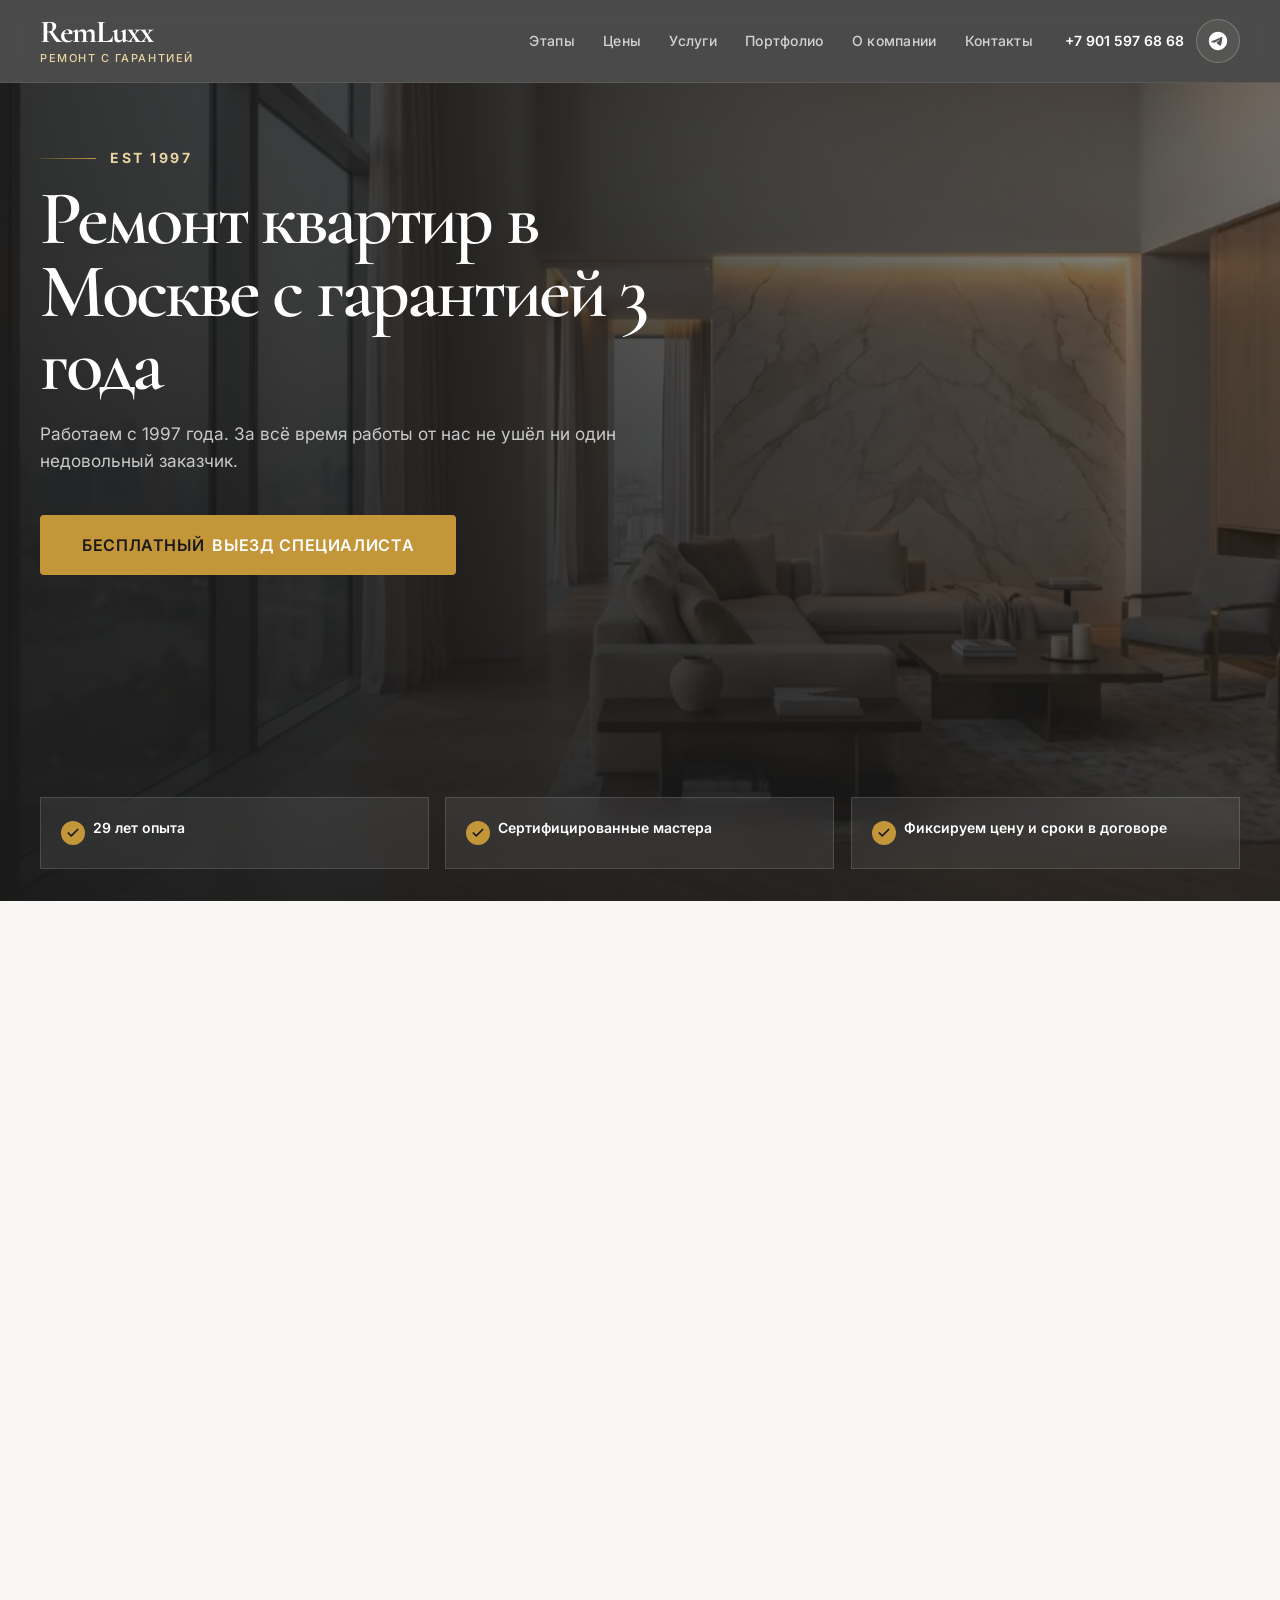
<file: index.html>
<!DOCTYPE html>
<html lang="ru">
<head>
  <meta charset="UTF-8">
  <meta name="viewport" content="width=device-width, initial-scale=1.0">

  <title>RemLuxx — ремонт в Москве и Московской области</title>
  <meta name="description" content="Премиум-ремонт квартир и домов в Москве. RemLuxx — 29 лет опыта, гарантия 3 года, фиксируем цену и сроки в договоре.">

  <!-- Favicons -->
  <link rel="icon" href="favicons/favicon.ico">
  <link rel="icon" type="image/png" sizes="16x16" href="favicons/favicon-16x16.png">
  <link rel="icon" type="image/png" sizes="32x32" href="favicons/favicon-32x32.png">
  <link rel="apple-touch-icon" href="favicons/apple-touch-icon.png">
  <link rel="manifest" href="favicons/site.webmanifest">

  <!-- Fonts -->
  <link rel="preconnect" href="https://fonts.googleapis.com">
  <link rel="preconnect" href="https://fonts.gstatic.com" crossorigin>
  <link
    rel="stylesheet"
    href="https://fonts.googleapis.com/css2?family=Cormorant+Garamond:wght@400;600;700&family=Inter:wght@400;500;600;700&display=swap"
  >

  <!-- Hero image preload -->
  <link rel="preload" href="img/hero.webp" as="image" fetchpriority="high">

  <!-- Карта подгружается лениво — только DNS-подсказка -->
  <link rel="dns-prefetch" href="https://api-maps.yandex.ru">

  <!-- Main CSS (единый бандл вместо цепочки @import) -->
  <link rel="stylesheet" href="css/bundle.css">
</head>
<body>
  <header class="site-header" data-header>
    <div class="site-header__container container">
        <a class="site-header__logo" href="#" aria-label="RemLuxx — на главную">
            <span class="site-header__logo-main">RemLuxx</span>
            <span class="site-header__logo-sub">ремонт с гарантией</span>
        </a>

        <nav class="site-header__nav" aria-label="Основное меню" data-header-nav>
            <a href="#process">Этапы</a>
            <a href="#pricing">Цены</a>
            <a href="#services">Услуги</a>
            <a href="#portfolio">Портфолио</a>
            <a href="#about">О компании</a>
            <a href="#contacts">Контакты</a>
        </nav>

        <div class="site-header__contacts">
            <a class="site-header__phone" href="tel:+79015976868">
                +7 901 597 68 68
            </a>

            <a
              class="site-header__telegram"
              href="https://t.me/+79015976868"
              target="_blank"
              rel="noopener"
              aria-label="Написать в Telegram"
          >
              <svg class="site-header__telegram-icon" viewBox="0 0 24 24" fill="currentColor" aria-hidden="true">
                  <path d="M12 2C6.48 2 2 6.48 2 12s4.48 10 10 10 10-4.48 10-10S17.52 2 12 2zm4.64 6.8c-.15 1.58-.8 5.42-1.13 7.19-.14.75-.42 1-.68 1.03-.58.05-1.02-.38-1.58-.75-.88-.58-1.38-.94-2.23-1.5-.99-.65-.35-1.01.22-1.59.15-.15 2.71-2.48 2.76-2.69.01-.03.01-.14-.05-.2-.07-.06-.16-.04-.24-.02-.1.02-1.69 1.07-4.78 3.16-.45.31-.86.46-1.23.45-.4-.01-1.18-.23-1.76-.42-.71-.23-1.27-.35-1.22-.74.03-.2.31-.41.84-.62 3.28-1.43 5.47-2.37 6.56-2.83 3.12-1.3 3.77-1.52 4.19-1.53.09 0 .3.02.44.13.12.09.15.21.17.3-.01.06.01.24 0 .38z"/>
              </svg>
          </a>
        </div>

        <button
            class="site-header__burger"
            type="button"
            aria-label="Открыть меню"
            aria-expanded="false"
            aria-controls="mobile-menu"
            data-burger
        >
        <span></span>
        <span></span>
        <span></span>
        </button>
    </div>

    <div class="site-header__mobile" id="mobile-menu" data-mobile-menu>
      <div class="site-header__mobile-inner">
        <button
          class="site-header__mobile-close"
          type="button"
          aria-label="Закрыть меню"
          data-mobile-menu-close
        >
          <span></span>
          <span></span>
        </button>

        <nav class="site-header__mobile-nav" aria-label="Мобильное меню">
          <a href="#portfolio">Портфолио</a>
          <a href="#services">Услуги</a>
          <a href="#design">Проекты</a>
          <a href="#about">О компании</a>
          <a href="#contacts">Контакты</a>
        </nav>

        <div class="site-header__mobile-actions">
          <a href="tel:+79015976868">Позвонить</a>
          <a href="tg://resolve?phone=79015976868"
            class="is-accent"
            target="_blank"
            rel="noopener">Telegram</a>
        </div>
      </div>
    </div>

    </header>

  <main>
    <section class="hero" id="hero" aria-labelledby="hero-title">
    <div class="hero__bg" aria-hidden="true">
      <img src="img/hero.webp" alt="" fetchpriority="high" decoding="async" width="1920" height="1080">
    </div>

    <div class="hero__overlay" aria-hidden="true"></div>

    <div class="hero__container container">
      <div class="hero__content">
        <p class="hero__eyebrow">EST 1997</p>

        <h1 class="hero__title" id="hero-title">
          Ремонт квартир в Москве с гарантией 3 года
        </h1>

        <p class="hero__subtitle">
          Работаем с 1997 года. За всё время работы от нас не ушёл ни один недовольный заказчик.
        </p>

        <div class="hero__actions">
         <!-- Стало -->
          <a class="btn btn--cta is-pulse" href="#lead">
              <span style="color: #1A1A1A;">Бесплатный</span> выезд специалиста
          </a>
        </div>
      </div>

      <ul class="hero__trust" aria-label="Преимущества RemLuxx">
        <li>29 лет опыта</li>
        <li>Сертифицированные мастера</li>
        <li>Фиксируем цену и сроки в договоре</li>
      </ul>
    </div>
  </section>

    <section id="process" class="section section--light process" aria-labelledby="process-title">
      <div class="container">
        <div class="process__head">
          <h2 id="process-title" class="process__title">Как мы работаем</h2>
          <p class="process__lead">Полный цикл работ — от замера до гарантии</p>
        </div>

        <ol class="process__timeline">
          <li class="process__step" data-step="1">
            <div class="process__marker" aria-hidden="true">
              <span class="process__step-number">01</span>
              <span class="process__icon">
                <svg viewBox="0 0 24 24" fill="none" aria-hidden="true">
                  <path d="M4 10.5L12 4l8 6.5" stroke="currentColor" stroke-width="1.8" stroke-linecap="round" stroke-linejoin="round"/>
                  <path d="M6.5 9.5V19h11V9.5" stroke="currentColor" stroke-width="1.8" stroke-linecap="round" stroke-linejoin="round"/>
                  <path d="M10 19v-4.5h4V19" stroke="currentColor" stroke-width="1.8" stroke-linecap="round" stroke-linejoin="round"/>
                </svg>
              </span>
            </div>

            <div class="process__content">
              <h3 class="process__step-title">
                Выезд специалиста
                <span class="process__badge">бесплатно</span>
              </h3>
              <ul class="process__list">
                <li>Осмотр и замер помещения в удобное для вас время</li>
                <li>Консультация по материалам и срокам</li>
              </ul>
            </div>
          </li>

          <li class="process__step" data-step="2">
            <div class="process__marker" aria-hidden="true">
              <span class="process__step-number">02</span>
              <span class="process__icon">
                <svg viewBox="0 0 24 24" fill="none" aria-hidden="true">
                  <path d="M4 17.5V6.5a1.5 1.5 0 0 1 1.5-1.5h13A1.5 1.5 0 0 1 20 6.5v11" stroke="currentColor" stroke-width="1.8" stroke-linecap="round"/>
                  <path d="M7 8.5h10M7 12h6" stroke="currentColor" stroke-width="1.8" stroke-linecap="round"/>
                  <path d="M5 19h14" stroke="currentColor" stroke-width="1.8" stroke-linecap="round"/>
                  <path d="M15.5 15.5l2-2 1.5 1.5-2 2-2 .5.5-2z" stroke="currentColor" stroke-width="1.6" stroke-linejoin="round"/>
                </svg>
              </span>
            </div>

            <div class="process__content">
              <h3 class="process__step-title">
                Дизайн-проект
              </h3>
              <ul class="process__list">
                <li>Эскизный + рабочий проект</li>
                <li>Создаём функциональное пространство под ваш образ жизни</li>
                <li>Работаем и с вашим проектом</li>
              </ul>
            </div>
          </li>

          <li class="process__step" data-step="3">
            <div class="process__marker" aria-hidden="true">
              <span class="process__step-number">03</span>
              <span class="process__icon">
                <svg viewBox="0 0 24 24" fill="none" aria-hidden="true">
                  <path d="M7 4.75h8l3 3V19a1.25 1.25 0 0 1-1.25 1.25H7A1.25 1.25 0 0 1 5.75 19V6A1.25 1.25 0 0 1 7 4.75z" stroke="currentColor" stroke-width="1.8" stroke-linejoin="round"/>
                  <path d="M15 4.75V8h3" stroke="currentColor" stroke-width="1.8" stroke-linejoin="round"/>
                  <path d="M8.5 11h7M8.5 14h7M8.5 17h4" stroke="currentColor" stroke-width="1.8" stroke-linecap="round"/>
                </svg>
              </span>
            </div>

            <div class="process__content">
              <h3 class="process__step-title">
                Сметный расчёт
                <span class="process__badge">бесплатно, 2–4 дня</span>
              </h3>
              <ul class="process__list">
                <li>Прозрачная смета без скрытых статей</li>
                <li>Фиксируем цену в договоре — никаких доплат</li>
              </ul>
            </div>
          </li>

          <li class="process__step" data-step="4">
            <div class="process__marker" aria-hidden="true">
              <span class="process__step-number">04</span>
              <span class="process__icon">
                <svg viewBox="0 0 24 24" fill="none" aria-hidden="true">
                  <path d="M7 4.75h8l3 3V19a1.25 1.25 0 0 1-1.25 1.25H7A1.25 1.25 0 0 1 5.75 19V6A1.25 1.25 0 0 1 7 4.75z" stroke="currentColor" stroke-width="1.8" stroke-linejoin="round"/>
                  <path d="M15 4.75V8h3" stroke="currentColor" stroke-width="1.8" stroke-linejoin="round"/>
                  <path d="M8.5 12.5l2.2 2.2 4.8-4.8" stroke="currentColor" stroke-width="1.8" stroke-linecap="round" stroke-linejoin="round"/>
                </svg>
              </span>
            </div>

            <div class="process__content">
              <h3 class="process__step-title">Договор <span class="process__meta">(1–2 дня)</span></h3>
              <ul class="process__list">
                <li>Официальный договор с прописанными сроками и гарантиями</li>
              </ul>
            </div>
          </li>

          <li class="process__step" data-step="5">
            <div class="process__marker" aria-hidden="true">
              <span class="process__step-number">05</span>
              <span class="process__icon">
                <svg viewBox="0 0 24 24" fill="none" aria-hidden="true">
                  <path d="M3.75 8.5h11.5v7.75H3.75z" stroke="currentColor" stroke-width="1.8" stroke-linejoin="round"/>
                  <path d="M15.25 11h2.5l2.5 2.5v2.75h-5" stroke="currentColor" stroke-width="1.8" stroke-linecap="round" stroke-linejoin="round"/>
                  <path d="M7 18.25a1.75 1.75 0 1 1 0-3.5 1.75 1.75 0 0 1 0 3.5zm10 0a1.75 1.75 0 1 1 0-3.5 1.75 1.75 0 0 1 0 3.5z" stroke="currentColor" stroke-width="1.8"/>
                </svg>
              </span>
            </div>

            <div class="process__content">
              <h3 class="process__step-title">Закупка и логистика</h3>
              <ul class="process__list">
                <li>Свои силы: доставка, погрузка-разгрузка, вывоз мусора, уборка</li>
                <li>Только сертифицированные материалы (ГОСТ/СНиП)</li>
              </ul>
            </div>
          </li>

          <li class="process__step" data-step="6">
            <div class="process__marker" aria-hidden="true">
              <span class="process__step-number">06</span>
              <span class="process__icon">
                <svg viewBox="0 0 24 24" fill="none" aria-hidden="true">
                  <path d="M5.5 12.5l4 4 9-9" stroke="currentColor" stroke-width="1.8" stroke-linecap="round" stroke-linejoin="round"/>
                  <path d="M12 3.75l6.75 2.5v5.2c0 4.05-2.53 7.73-6.75 8.8-4.22-1.07-6.75-4.75-6.75-8.8v-5.2L12 3.75z" stroke="currentColor" stroke-width="1.8" stroke-linejoin="round"/>
                </svg>
              </span>
            </div>

            <div class="process__content">
              <h3 class="process__step-title">Ремонт + сдача</h3>
              <ul class="process__list">
                <li>Соблюдение технологий, личный контроль прораба</li>
                <li>Акт приёмки в форме КС-2 и КС-3 → гарантия 3 года</li>
              </ul>
            </div>
          </li>
        </ol>

        <ul class="process__benefits">
          <li>
            <span class="process__benefit-icon" aria-hidden="true">⏱</span>
            <span>Бережём ваше время: все вопросы решаем сами, обсуждаем по телефону — вам не нужно приезжать на каждый этап</span>
          </li>
          <li>
            <span class="process__benefit-icon" aria-hidden="true">🛡</span>
            <span>Гарантируем качественное выполнение работы и сдачу объекта в установленные сроки.</span>
          </li>
        </ul>

        <div class="process__cta-wrap">
          <a class="btn btn--primary process__cta" href="tel:+79015976868">Обсудить ваш ремонт</a>
        </div>
      </div>
    </section>

     <section id="pricing" class="pricing section section--light">
      <div class="container">
        <div class="pricing__head">
          <h2 class="section-title section-title--center">
            Честные цены — без «от... ₽» и скрытых доплат
          </h2>

          <p class="pricing__intro text-center">
            Мы не занижаем стоимость ради красивой цифры в рекламе. Низкая цена почти
            всегда означает экономию на материалах, технологии и квалификации мастеров.
            Мы работаем прозрачно: используем сертифицированные материалы, соблюдаем
            технологию и формируем понятную смету без скрытых доплат.
          </p>
        </div>

        <div class="pricing__grid">
          <article class="pricing-card pricing-card--featured" data-reveal>
            <span class="pricing-card__badge">Популярный</span>

            <div class="pricing-card__body">
              <p class="pricing-card__label">Капитальный ремонт</p>
              <h3 class="pricing-card__title">Капитальный</h3>
              <p class="pricing-card__text">
                Полный цикл работ: демонтаж, черновые и чистовые этапы, инженерия,
                выравнивание и подготовка квартиры к комфортной эксплуатации.
              </p>

              <p class="pricing-card__price">
                Стоимость рассчитывается индивидуально после замера
              </p>

              <ul class="pricing-card__features">
                <li>Демонтаж и черновые работы</li>
                <li>Электрика, сантехника, выравнивание стен</li>
                <li>Финишная отделка под ключ</li>
              </ul>

              <a class="btn btn--primary btn--full"
                href="https://t.me/+79015976868"
                target="_blank"
                rel="noopener noreferrer">
                  Получить смету
              </a>
            </div>

            <div class="pricing-card__media" aria-hidden="true">
              <img src="img/pricing-capital.webp" alt="" loading="lazy" decoding="async">
            </div>
          </article>

          <article class="pricing-card" data-reveal>
            <div class="pricing-card__body">
              <p class="pricing-card__label">Дизайнерский ремонт</p>
              <h3 class="pricing-card__title">Дизайнерский</h3>
              <p class="pricing-card__text">
                Реализация интерьера по дизайн-проекту с повышенными требованиями
                к деталям, материалам, узлам и качеству исполнения.
              </p>

              <p class="pricing-card__price">
                Стоимость рассчитывается индивидуально после замера
              </p>

              <ul class="pricing-card__features">
                <li>Работа по дизайн-проекту</li>
                <li>Сложные узлы и премиальные решения</li>
                <li>Контроль точности реализации</li>
              </ul>

              <a class="btn btn--primary btn--full"
                href="https://t.me/+79015976868"
                target="_blank"
                rel="noopener noreferrer">
                  Получить смету
              </a>
            </div>

            <div class="pricing-card__media" aria-hidden="true">
              <img src="img/pricing-design.webp" alt="" loading="lazy" decoding="async">
            </div>
          </article>
        </div>

        <aside class="pricing-promise" data-reveal>
          <div class="pricing-promise__icon" aria-hidden="true">
            <svg viewBox="0 0 24 24" fill="none" xmlns="http://www.w3.org/2000/svg">
              <path d="M3.5 5.5C6 4.5 9 4.5 12 6c3-1.5 6-1.5 8.5-.5v13c-2.5-1-5.5-1-8.5.5-3-1.5-6-1.5-8.5-.5v-13Z"
                stroke="currentColor" stroke-width="1.6" stroke-linejoin="round"/>
              <path d="M12 6v13" stroke="currentColor" stroke-width="1.6" stroke-linecap="round"/>
            </svg>
          </div>
          <div class="pricing-promise__text">
            <p class="pricing-promise__title">Никаких скрытых доплат</p>
            <p class="pricing-promise__desc">
              Вы платите только за то, что прописано в договоре.
            </p>
          </div>
        </aside>
      </div>
    </section>

    <section id="https://dmitriib94.github.io/dmitriib_ai/" class="services section section--surface">
      <div class="container">
        <div class="services__head section-title section-title--center">
          <h2>Что мы делаем</h2>
        </div>

        <div class="services__grid" data-services-list>
          <article class="services-card" data-service-card data-delay="0">
            <a class="services-card__media" href="/pereplanirovka-kvartiry-mvk/" aria-label="Подробнее про перепланировку">
              <img src="img/services/replanning.webp" alt="Перепланировка квартиры" loading="lazy" decoding="async">
            </a>

            <div class="services-card__body">
              <h4 class="services-card__title">Перепланировка</h4>

              <p class="services-card__text" data-mode-works>
                Демонтаж/монтаж перегородок. Согласование проекта в МВК «под ключ».
              </p>

              <p class="services-card__text" data-mode-full hidden>
                Демонтаж/монтаж перегородок, черновые материалы, вывоз мусора. Согласование проекта в МВК «под ключ».
              </p>

            </div>
          </article>

          <article class="services-card" data-service-card data-delay="100">
            <a class="services-card__media" href="/elektrika-i-santehnika-pod-klyuch/" aria-label="Подробнее про электрику и сантехнику">
              <img src="img/services/electrical.webp" alt="Электрика" loading="lazy" decoding="async">
            </a>

            <div class="services-card__body">
              <h4 class="services-card__title">Электрика</h4>

              <p class="services-card__text" data-mode-works>
                Используем кабель ГОСТ. Установка ВРЩ с расчетом нагрузки по группам.
              </p>

              <p class="services-card__text" data-mode-full hidden>
                Используем кабель ГОСТ. Установка ВРЩ с расчетом нагрузки по группам.
              </p>

            </div>
          </article>

          <article class="services-card" data-service-card data-delay="0">
            <a class="services-card__media" href="/pereplanirovka-kvartiry-mvk/" aria-label="Подробнее про перепланировку">
              <img src="img/services/sanitation.webp" alt="Сантехника" loading="lazy" decoding="async">
            </a>

            <div class="services-card__body">
              <h4 class="services-card__title">Сантехника</h4>

              <p class="services-card__text" data-mode-works>
                Отопление, водоснабжение, теплые полы. Используем трубы РЕХАУ и ТЕСЕ.
              </p>

              <p class="services-card__text" data-mode-full hidden>
                Отопление, водоснабжение, теплые полы. Используем трубы РЕХАУ и ТЕСЕ.
              </p>

            </div>
          </article>

          <article class="services-card" data-service-card data-delay="200">
            <a class="services-card__media" href="/otdelka-pod-klyuch/" aria-label="Подробнее про отделку под ключ">
              <img src="img/services/finishing.webp" alt="Отделка квартиры под ключ" loading="lazy" decoding="async">
            </a>

            <div class="services-card__body">
              <h4 class="services-card__title">Отделка под ключ</h4>

              <p class="services-card__text" data-mode-works>
                Черновая + чистовая: штукатурка, плитка, покраска. Контроль качества на каждом этапе.
              </p>

              <p class="services-card__text" data-mode-full hidden>
                Черновая + чистовая отделка, смеси, плиточный клей, краска, расходники. Контроль качества на каждом этапе.
              </p>

            </div>
          </article>

          <article class="services-card" data-service-card data-delay="300">
            <a class="services-card__media" href="/postavka-materialov-dlya-remonta/" aria-label="Подробнее про поставку материалов">
              <img src="img/services/materials.webp" alt="Материалы для ремонта квартиры" loading="lazy" decoding="async">
            </a>

            <div class="services-card__body">
              <h4 class="services-card__title">Поставка материалов</h4>

              <p class="services-card__text" data-mode-works>
                Закупаем, доставляем, поднимаем сами. Скидки от партнёров — экономия до 7%.
              </p>

              <p class="services-card__text" data-mode-full hidden>
                Закупаем, доставляем, поднимаем материалы и комплектующие сами. Скидки от партнёров — экономия до 7%.
              </p>

            </div>
          </article>
        </div>

        <div class="services__controls">
          <div class="services-toggle" data-services-toggle>
            <button class="services-toggle__option is-active" type="button" data-services-mode="works" aria-pressed="true">
              Только работы
            </button>

            <button class="services-toggle__option" type="button" data-services-mode="full" aria-pressed="false">
              Работы + материалы
            </button>

            <span class="services-toggle__thumb" aria-hidden="true"></span>
          </div>

          <a href="#lead" class="btn btn--primary services__cta">
            Узнать, что войдёт в мой ремонт
          </a>
        </div>
      </div>
    </section>

    <section id="portfolio" class="section section--light" aria-labelledby="portfolio-title">
      <div class="container">
        <div class="portfolio__head">
          <div>
            <h2 id="portfolio-title" class="portfolio__title">Примеры работ</h2>
          </div>
        </div>

        <div class="portfolio__sections">
          <!-- Слайдер 1 -->
          <section class="portfolio-group">
            <div class="portfolio-group__head">
              <div class="portfolio-group__title-wrap">
                <h3 class="portfolio-group__title">Новостройки</h3>
                <p class="portfolio-group__meta">Ремонт квартир в современных жилых комплексах</p>
              </div>
            </div>

            <div class="portfolio-group__slider slider" data-slider>
              <div class="portfolio-group__controls">
                <div class="slider__pagination" data-slider-pagination></div>

                <div class="slider__controls">
                  <button class="slider__nav" type="button" data-slider-prev aria-label="Предыдущий слайд">
                    <svg class="icon icon--stroke" viewBox="0 0 24 24">
                      <path d="M15 6L9 12L15 18"></path>
                    </svg>
                  </button>

                  <button class="slider__nav" type="button" data-slider-next aria-label="Следующий слайд">
                    <svg class="icon icon--stroke" viewBox="0 0 24 24">
                      <path d="M9 6L15 12L9 18"></path>
                    </svg>
                  </button>
                </div>
              </div>

              <div class="slider__viewport" data-slider-viewport>
                <div class="slider__track" data-slider-track>
                  <article
                    class="slider__slide portfolio-card"
                    data-slider-slide
                    data-area="78 м²"
                    data-term="86 дней"
                    data-budget="2 640 000 ₽"
                    data-description="Квартира сдавалась без отделки. Выполнили черновой цикл, шумоизоляцию спальни, разводку электрики и сантехники, подготовили стены под покраску и реализовали чистовую отделку в спокойной современной стилистике."
                  >
                    <div class="portfolio-card__slider">
                      <div class="portfolio-card__image--before">
                        <img src="img/portfolio/new-1-before.webp" alt="ЖК ЗИЛАРТ до ремонта" loading="lazy" decoding="async">
                      </div>

                      <div class="portfolio-card__image--after">
                        <img src="img/portfolio/new-1.webp" alt="ЖК ЗИЛАРТ после ремонта" loading="lazy" decoding="async">
                      </div>

                      <div class="portfolio-card__overlay"></div>

                      <div class="portfolio-card__content">
                        <h3 class="portfolio-card__title">ЖК “ЗИЛАРТ”</h3>
                        <span class="portfolio-card__case-btn">
                          Смотреть кейс
                          <svg class="icon icon--stroke" viewBox="0 0 24 24" aria-hidden="true">
                            <path d="M5 12H19"></path>
                            <path d="M13 6L19 12L13 18"></path>
                          </svg>
                        </span>
                      </div>
                    </div>
                  </article>

                  <article
                    class="slider__slide portfolio-card"
                    data-slider-slide
                    data-area="64 м²"
                    data-term="72 дня"
                    data-budget="2 180 000 ₽"
                    data-description="После приёмки от застройщика устранили перепады пола и стен, собрали инженерные узлы, подготовили кухонную зону под встроенную технику и выполнили отделку в современной неоклассике."
                  >
                    <div class="portfolio-card__slider">
                      <div class="portfolio-card__image--before">
                        <img src="img/portfolio/new-2-before.webp" alt="ЖК Сердце Столицы до ремонта" loading="lazy" decoding="async">
                      </div>

                      <div class="portfolio-card__image--after">
                        <img src="img/portfolio/new-2.webp" alt="ЖК Сердце Столицы после ремонта" loading="lazy" decoding="async">
                      </div>

                      <div class="portfolio-card__overlay"></div>

                      <div class="portfolio-card__content">
                        <h3 class="portfolio-card__title">ЖК “Сердце Столицы”</h3>
                        <span class="portfolio-card__case-btn">
                          Смотреть кейс
                          <svg class="icon icon--stroke" viewBox="0 0 24 24" aria-hidden="true">
                            <path d="M5 12H19"></path>
                            <path d="M13 6L19 12L13 18"></path>
                          </svg>
                        </span>
                      </div>
                    </div>
                  </article>

                  <article
                    class="slider__slide portfolio-card"
                    data-slider-slide
                    data-area="91 м²"
                    data-term="104 дня"
                    data-budget="3 420 000 ₽"
                    data-description="Реализовали ремонт под ключ по дизайн-проекту: скрытые карнизы, крупноформатная плитка, встроенные ниши, сложная электрика и несколько сценариев освещения."
                  >
                    <div class="portfolio-card__slider">
                      <div class="portfolio-card__image--before">
                        <img src="img/portfolio/new-3-before.webp" alt="ЖК Остров до ремонта" loading="lazy" decoding="async">
                      </div>

                      <div class="portfolio-card__image--after">
                        <img src="img/portfolio/new-3.webp" alt="ЖК Остров после ремонта" loading="lazy" decoding="async">
                      </div>

                      <div class="portfolio-card__overlay"></div>

                      <div class="portfolio-card__content">
                        <h3 class="portfolio-card__title">ЖК “Остров”</h3>
                        <span class="portfolio-card__case-btn">
                          Смотреть кейс
                          <svg class="icon icon--stroke" viewBox="0 0 24 24" aria-hidden="true">
                            <path d="M5 12H19"></path>
                            <path d="M13 6L19 12L13 18"></path>
                          </svg>
                        </span>
                      </div>
                    </div>
                  </article>

                  <article
                    class="slider__slide portfolio-card"
                    data-slider-slide
                    data-area="83 м²"
                    data-term="92 дня"
                    data-budget="2 970 000 ₽"
                    data-description="Выполнили перепланировку лёгкими перегородками, развели инженерные сети, подготовили трассы под кондиционирование и реализовали чистовую отделку с акцентом на светлое пространство."
                  >
                    <div class="portfolio-card__slider">
                      <div class="portfolio-card__image--before">
                        <img src="img/portfolio/new-5-before.webp" alt="ЖК Lucky до ремонта" loading="lazy" decoding="async">
                      </div>

                      <div class="portfolio-card__image--after">
                        <img src="img/portfolio/new-5.webp" alt="ЖК Lucky после ремонта" loading="lazy" decoding="async">
                      </div>

                      <div class="portfolio-card__overlay"></div>

                      <div class="portfolio-card__content">
                        <h3 class="portfolio-card__title">ЖК “Lucky”</h3>
                        <span class="portfolio-card__case-btn">
                          Смотреть кейс
                          <svg class="icon icon--stroke" viewBox="0 0 24 24" aria-hidden="true">
                            <path d="M5 12H19"></path>
                            <path d="M13 6L19 12L13 18"></path>
                          </svg>
                        </span>
                      </div>
                    </div>
                  </article>

                  <article
                    class="slider__slide portfolio-card"
                    data-slider-slide
                    data-area="74 м²"
                    data-term="81 день"
                    data-budget="2 510 000 ₽"
                    data-description="Собрали коллекторную систему водоснабжения, выполнили звукоизоляцию спальни, реализовали скрытые карнизы, декоративную штукатурку и встроенное освещение."
                  >
                    <div class="portfolio-card__slider">
                      <div class="portfolio-card__image--before">
                        <img src="img/portfolio/new-6-before.webp" alt="ЖК Событие до ремонта" loading="lazy" decoding="async">
                      </div>

                      <div class="portfolio-card__image--after">
                        <img src="img/portfolio/new-6.webp" alt="ЖК Событие после ремонта" loading="lazy" decoding="async">
                      </div>

                      <div class="portfolio-card__overlay"></div>

                      <div class="portfolio-card__content">
                        <h3 class="portfolio-card__title">ЖК “Событие”</h3>
                        <span class="portfolio-card__case-btn">
                          Смотреть кейс
                          <svg class="icon icon--stroke" viewBox="0 0 24 24" aria-hidden="true">
                            <path d="M5 12H19"></path>
                            <path d="M13 6L19 12L13 18"></path>
                          </svg>
                        </span>
                      </div>
                    </div>
                  </article>

                  <article
                    class="slider__slide portfolio-card"
                    data-slider-slide
                    data-area="69 м²"
                    data-term="76 дней"
                    data-budget="2 360 000 ₽"
                    data-description="Квартира свободной планировки. Зонировали пространство, организовали постирочную, перенесли точки водоразбора и установили систему защиты от протечек."
                  >
                    <div class="portfolio-card__slider">
                      <div class="portfolio-card__image--before">
                        <img src="img/portfolio/new-7-before.webp" alt="ЖК West Garden до ремонта" loading="lazy" decoding="async">
                      </div>

                      <div class="portfolio-card__image--after">
                        <img src="img/portfolio/new-7.webp" alt="ЖК West Garden после ремонта" loading="lazy" decoding="async">
                      </div>

                      <div class="portfolio-card__overlay"></div>

                      <div class="portfolio-card__content">
                        <h3 class="portfolio-card__title">ЖК “West Garden”</h3>
                        <span class="portfolio-card__case-btn">
                          Смотреть кейс
                          <svg class="icon icon--stroke" viewBox="0 0 24 24" aria-hidden="true">
                            <path d="M5 12H19"></path>
                            <path d="M13 6L19 12L13 18"></path>
                          </svg>
                        </span>
                      </div>
                    </div>
                  </article>

                  <article
                    class="slider__slide portfolio-card"
                    data-slider-slide
                    data-area="88 м²"
                    data-term="98 дней"
                    data-budget="3 150 000 ₽"
                    data-description="Реализовали интерьер с элементами лофта: открытые фактуры, чёрная фурнитура, трековое освещение, инженерная доска и точная подготовка стен под покраску."
                  >
                    <div class="portfolio-card__slider">
                      <div class="portfolio-card__image--before">
                        <img src="img/portfolio/new-8-before.webp" alt="ЖК Символ до ремонта" loading="lazy" decoding="async">
                      </div>

                      <div class="portfolio-card__image--after">
                        <img src="img/portfolio/new-8.webp" alt="ЖК Символ после ремонта" loading="lazy" decoding="async">
                      </div>

                      <div class="portfolio-card__overlay"></div>

                      <div class="portfolio-card__content">
                        <h3 class="portfolio-card__title">ЖК “Символ”</h3>
                        <span class="portfolio-card__case-btn">
                          Смотреть кейс
                          <svg class="icon icon--stroke" viewBox="0 0 24 24" aria-hidden="true">
                            <path d="M5 12H19"></path>
                            <path d="M13 6L19 12L13 18"></path>
                          </svg>
                        </span>
                      </div>
                    </div>
                  </article>

                  <article
                    class="slider__slide portfolio-card"
                    data-slider-slide
                    data-area="61 м²"
                    data-term="69 дней"
                    data-budget="2 090 000 ₽"
                    data-description="Выполнили ремонт компактной квартиры с грамотным хранением: встроенные шкафы, скрытые ревизии, аккуратная разводка электрики и отделка без перегруза деталями."
                  >
                    <div class="portfolio-card__slider">
                      <div class="portfolio-card__image--before">
                        <img src="img/portfolio/new-9-before.webp" alt="ЖК Level Причальный до ремонта" loading="lazy" decoding="async">
                      </div>

                      <div class="portfolio-card__image--after">
                        <img src="img/portfolio/new-9.webp" alt="ЖК Level Причальный после ремонта" loading="lazy" decoding="async">
                      </div>

                      <div class="portfolio-card__overlay"></div>

                      <div class="portfolio-card__content">
                        <h3 class="portfolio-card__title">ЖК “Level Причальный”</h3>
                        <span class="portfolio-card__case-btn">
                          Смотреть кейс
                          <svg class="icon icon--stroke" viewBox="0 0 24 24" aria-hidden="true">
                            <path d="M5 12H19"></path>
                            <path d="M13 6L19 12L13 18"></path>
                          </svg>
                        </span>
                      </div>
                    </div>
                  </article>

                </div>
              </div>

              <div class="slider__scrollbar" aria-hidden="true">
                <span class="slider__scrollbar-thumb" data-slider-scrollbar-thumb></span>
              </div>
            </div>
          </section>

          <!-- Слайдеры 2, 3, 4 нужно вставить по той же схеме -->
          <section class="portfolio-group">
            <div class="portfolio-group__head">
              <div class="portfolio-group__title-wrap">
                <h3 class="portfolio-group__title">Старый фонд</h3>
                <p class="portfolio-group__meta">Квартиры с перепланировкой и полной заменой инженерии</p>
              </div>
            </div>

            <div class="portfolio-group__slider slider" data-slider>
              <div class="portfolio-group__controls">
                <div class="slider__pagination" data-slider-pagination></div>

                <div class="slider__controls">
                  <button class="slider__nav" type="button" data-slider-prev aria-label="Предыдущий слайд">
                    <svg class="icon icon--stroke" viewBox="0 0 24 24" aria-hidden="true">
                      <path d="M15 6L9 12L15 18"></path>
                    </svg>
                  </button>

                  <button class="slider__nav" type="button" data-slider-next aria-label="Следующий слайд">
                    <svg class="icon icon--stroke" viewBox="0 0 24 24" aria-hidden="true">
                      <path d="M9 6L15 12L9 18"></path>
                    </svg>
                  </button>
                </div>
              </div>

              <div class="slider__viewport" data-slider-viewport>
                <div class="slider__track" data-slider-track>
                  <article
                    class="slider__slide portfolio-card"
                    data-slider-slide
                    data-area="54 м²"
                    data-term="71 день"
                    data-budget="1 780 000 ₽"
                    data-description="Квартира была с изношенной отделкой и старой электрикой. Полностью демонтировали покрытия, заменили коммуникации, выровняли стены и пол, собрали новый санузел и кухню."
                  >
                    <div class="portfolio-card__slider">
                      <div class="portfolio-card__image--before">
                        <img src="img/portfolio/old-1-before.webp" alt="Квартира у метро Аэропорт до ремонта" loading="lazy" decoding="async">
                      </div>

                      <div class="portfolio-card__image--after">
                        <img src="img/portfolio/old-1.webp" alt="Квартира у метро Аэропорт после ремонта" loading="lazy" decoding="async">
                      </div>

                      <div class="portfolio-card__overlay"></div>

                      <div class="portfolio-card__content">
                        <h3 class="portfolio-card__title">м. Аэропорт</h3>
                        <span class="portfolio-card__case-btn">
                          Смотреть кейс
                          <svg class="icon icon--stroke" viewBox="0 0 24 24" aria-hidden="true">
                            <path d="M5 12H19"></path>
                            <path d="M13 6L19 12L13 18"></path>
                          </svg>
                        </span>
                      </div>
                    </div>
                  </article>

                  <article
                    class="slider__slide portfolio-card"
                    data-slider-slide
                    data-area="68 м²"
                    data-term="89 дней"
                    data-budget="2 420 000 ₽"
                    data-description="Объект в доме старого фонда. Усилили основание пола, восстановили стены после демонтажа перегородок, заменили инженерные сети и выполнили отделку с сохранением атмосферы квартиры."
                  >
                    <div class="portfolio-card__slider">
                      <div class="portfolio-card__image--before">
                        <img src="img/portfolio/old-2-before.webp" alt="Квартира на Чистых прудах до ремонта" loading="lazy" decoding="async">
                      </div>

                      <div class="portfolio-card__image--after">
                        <img src="img/portfolio/old-2.webp" alt="Квартира на Чистых прудах после ремонта" loading="lazy" decoding="async">
                      </div>

                      <div class="portfolio-card__overlay"></div>

                      <div class="portfolio-card__content">
                        <h3 class="portfolio-card__title">Чистые пруды</h3>
                        <span class="portfolio-card__case-btn">
                          Смотреть кейс
                          <svg class="icon icon--stroke" viewBox="0 0 24 24" aria-hidden="true">
                            <path d="M5 12H19"></path>
                            <path d="M13 6L19 12L13 18"></path>
                          </svg>
                        </span>
                      </div>
                    </div>
                  </article>

                  <article
                    class="slider__slide portfolio-card"
                    data-slider-slide
                    data-area="73 м²"
                    data-term="94 дня"
                    data-budget="2 760 000 ₽"
                    data-description="Полностью заменили трубы, алюминиевую проводку и старую отделку. Собрали новый электрощит, подготовили стены под декоративные покрытия, уложили плитку и инженерную доску."
                  >
                    <div class="portfolio-card__slider">
                      <div class="portfolio-card__image--before">
                        <img src="img/portfolio/old-3-before.webp" alt="Квартира в Таганском районе до ремонта" loading="lazy" decoding="async">
                      </div>

                      <div class="portfolio-card__image--after">
                        <img src="img/portfolio/old-3.webp" alt="Квартира в Таганском районе после ремонта" loading="lazy" decoding="async">
                      </div>

                      <div class="portfolio-card__overlay"></div>

                      <div class="portfolio-card__content">
                        <h3 class="portfolio-card__title">Таганский район</h3>
                        <span class="portfolio-card__case-btn">
                          Смотреть кейс
                          <svg class="icon icon--stroke" viewBox="0 0 24 24" aria-hidden="true">
                            <path d="M5 12H19"></path>
                            <path d="M13 6L19 12L13 18"></path>
                          </svg>
                        </span>
                      </div>
                    </div>
                  </article>

                  <article
                    class="slider__slide portfolio-card"
                    data-slider-slide
                    data-area="47 м²"
                    data-term="58 дней"
                    data-budget="1 520 000 ₽"
                    data-description="Работали с неровной геометрией и перепадами плит. Выровняли основание, восстановили откосы, обновили отопление и сделали аккуратную чистовую отделку небольшой квартиры."
                  >
                    <div class="portfolio-card__slider">
                      <div class="portfolio-card__image--before">
                        <img src="img/portfolio/old-4-before.webp" alt="Квартира у метро Сокол до ремонта" loading="lazy" decoding="async">
                      </div>

                      <div class="portfolio-card__image--after">
                        <img src="img/portfolio/old-4.webp" alt="Квартира у метро Сокол после ремонта" loading="lazy" decoding="async">
                      </div>

                      <div class="portfolio-card__overlay"></div>

                      <div class="portfolio-card__content">
                        <h3 class="portfolio-card__title">м. Сокол</h3>
                        <span class="portfolio-card__case-btn">
                          Смотреть кейс
                          <svg class="icon icon--stroke" viewBox="0 0 24 24" aria-hidden="true">
                            <path d="M5 12H19"></path>
                            <path d="M13 6L19 12L13 18"></path>
                          </svg>
                        </span>
                      </div>
                    </div>
                  </article>

                  <article
                    class="slider__slide portfolio-card"
                    data-slider-slide
                    data-area="62 м²"
                    data-term="77 дней"
                    data-budget="2 130 000 ₽"
                    data-description="Аккуратно демонтировали старую отделку без повреждения несущих конструкций, заменили инженерные сети, сделали шумоизоляцию перегородок и собрали современную кухонную зону."
                  >
                    <div class="portfolio-card__slider">
                      <div class="portfolio-card__image--before">
                        <img src="img/portfolio/old-5-before.webp" alt="Квартира у метро Университет до ремонта" loading="lazy" decoding="async">
                      </div>

                      <div class="portfolio-card__image--after">
                        <img src="img/portfolio/old-5.webp" alt="Квартира у метро Университет после ремонта" loading="lazy" decoding="async">
                      </div>

                      <div class="portfolio-card__overlay"></div>

                      <div class="portfolio-card__content">
                        <h3 class="portfolio-card__title">м. Университет</h3>
                        <span class="portfolio-card__case-btn">
                          Смотреть кейс
                          <svg class="icon icon--stroke" viewBox="0 0 24 24" aria-hidden="true">
                            <path d="M5 12H19"></path>
                            <path d="M13 6L19 12L13 18"></path>
                          </svg>
                        </span>
                      </div>
                    </div>
                  </article>

                  <article
                    class="slider__slide portfolio-card"
                    data-slider-slide
                    data-area="52 м²"
                    data-term="64 дня"
                    data-budget="1 690 000 ₽"
                    data-description="Квартира после длительной эксплуатации. Выполнили капитальный ремонт с заменой коммуникаций, перепланировкой, натяжными потолками и встроенным освещением."
                  >
                    <div class="portfolio-card__slider">
                      <div class="portfolio-card__image--before">
                        <img src="img/portfolio/old-6-before.webp" alt="Квартира у метро Отрадное до ремонта" loading="lazy" decoding="async">
                      </div>

                      <div class="portfolio-card__image--after">
                        <img src="img/portfolio/old-6.webp" alt="Квартира у метро Отрадное после ремонта" loading="lazy" decoding="async">
                      </div>

                      <div class="portfolio-card__overlay"></div>

                      <div class="portfolio-card__content">
                        <h3 class="portfolio-card__title">м. Отрадное</h3>
                        <span class="portfolio-card__case-btn">
                          Смотреть кейс
                          <svg class="icon icon--stroke" viewBox="0 0 24 24" aria-hidden="true">
                            <path d="M5 12H19"></path>
                            <path d="M13 6L19 12L13 18"></path>
                          </svg>
                        </span>
                      </div>
                    </div>
                  </article>

                  <article
                    class="slider__slide portfolio-card"
                    data-slider-slide
                    data-area="58 м²"
                    data-term="70 дней"
                    data-budget="1 880 000 ₽"
                    data-description="Устранили последствия старых ремонтов: сняли стяжку, вскрыли скрытые дефекты в санузле, заменили трубопроводы и электрику, после чего выполнили современную отделку."
                  >
                    <div class="portfolio-card__slider">
                      <div class="portfolio-card__image--before">
                        <img src="img/portfolio/old-7-before.webp" alt="Квартира у метро Беляево до ремонта" loading="lazy" decoding="async">
                      </div>

                      <div class="portfolio-card__image--after">
                        <img src="img/portfolio/old-7.webp" alt="Квартира у метро Беляево после ремонта" loading="lazy" decoding="async">
                      </div>

                      <div class="portfolio-card__overlay"></div>

                      <div class="portfolio-card__content">
                        <h3 class="portfolio-card__title">м. Беляево</h3>
                        <span class="portfolio-card__case-btn">
                          Смотреть кейс
                          <svg class="icon icon--stroke" viewBox="0 0 24 24" aria-hidden="true">
                            <path d="M5 12H19"></path>
                            <path d="M13 6L19 12L13 18"></path>
                          </svg>
                        </span>
                      </div>
                    </div>
                  </article>

                  <article
                    class="slider__slide portfolio-card"
                    data-slider-slide
                    data-area="84 м²"
                    data-term="106 дней"
                    data-budget="3 480 000 ₽"
                    data-description="В сталинском доме сохранили часть планировки, полностью обновили инженерную часть, заменили основания пола, двери и реализовали интерьер с элементами арт-деко."
                  >
                    <div class="portfolio-card__slider">
                      <div class="portfolio-card__image--before">
                        <img src="img/portfolio/old-8-before.webp" alt="Квартира на Кутузовском проспекте до ремонта" loading="lazy" decoding="async">
                      </div>

                      <div class="portfolio-card__image--after">
                        <img src="img/portfolio/old-8.webp" alt="Квартира на Кутузовском проспекте после ремонта" loading="lazy" decoding="async">
                      </div>

                      <div class="portfolio-card__overlay"></div>

                      <div class="portfolio-card__content">
                        <h3 class="portfolio-card__title">Кутузовский проспект</h3>
                        <span class="portfolio-card__case-btn">
                          Смотреть кейс
                          <svg class="icon icon--stroke" viewBox="0 0 24 24" aria-hidden="true">
                            <path d="M5 12H19"></path>
                            <path d="M13 6L19 12L13 18"></path>
                          </svg>
                        </span>
                      </div>
                    </div>
                  </article>

                  <article
                    class="slider__slide portfolio-card"
                    data-slider-slide
                    data-area="79 м²"
                    data-term="101 день"
                    data-budget="3 310 000 ₽"
                    data-description="Квартира требовала бережного демонтажа и точной работы с существующими стенами. Обновили электрику, сантехнику, отопление и сохранили визуальную лёгкость исторического пространства."
                  >
                    <div class="portfolio-card__slider">
                      <div class="portfolio-card__image--before">
                        <img src="img/portfolio/old-9-before.webp" alt="Квартира на Патриарших прудах до ремонта" loading="lazy" decoding="async">
                      </div>

                      <div class="portfolio-card__image--after">
                        <img src="img/portfolio/old-9.webp" alt="Квартира на Патриарших прудах после ремонта" loading="lazy" decoding="async">
                      </div>

                      <div class="portfolio-card__overlay"></div>

                      <div class="portfolio-card__content">
                        <h3 class="portfolio-card__title">Патриаршие пруды</h3>
                        <span class="portfolio-card__case-btn">
                          Смотреть кейс
                          <svg class="icon icon--stroke" viewBox="0 0 24 24" aria-hidden="true">
                            <path d="M5 12H19"></path>
                            <path d="M13 6L19 12L13 18"></path>
                          </svg>
                        </span>
                      </div>
                    </div>
                  </article>

                </div>
              </div>

              <div class="slider__scrollbar" aria-hidden="true">
                <span class="slider__scrollbar-thumb" data-slider-scrollbar-thumb></span>
              </div>
            </div>
          </section>

          <!-- Слайдер 3 -->
          <section class="portfolio-group">
            <div class="portfolio-group__head">
              <div class="portfolio-group__title-wrap">
                <h3 class="portfolio-group__title">Частные дома</h3>
                <p class="portfolio-group__meta">Комплексная отделка и инженерия загородных объектов</p>
              </div>
            </div>

            <div class="portfolio-group__slider slider" data-slider>
              <div class="portfolio-group__controls">
                <div class="slider__pagination" data-slider-pagination></div>

                <div class="slider__controls">
                  <button class="slider__nav" type="button" data-slider-prev aria-label="Предыдущий слайд">
                    <svg class="icon icon--stroke" viewBox="0 0 24 24" aria-hidden="true">
                      <path d="M15 6L9 12L15 18"></path>
                    </svg>
                  </button>

                  <button class="slider__nav" type="button" data-slider-next aria-label="Следующий слайд">
                    <svg class="icon icon--stroke" viewBox="0 0 24 24" aria-hidden="true">
                      <path d="M9 6L15 12L9 18"></path>
                    </svg>
                  </button>
                </div>
              </div>

              <div class="slider__viewport" data-slider-viewport>
                <div class="slider__track" data-slider-track>
                  <article
                    class="slider__slide portfolio-card"
                    data-slider-slide
                    data-area="186 м²"
                    data-term="142 дня"
                    data-budget="6 800 000 ₽"
                    data-description="Выполнили комплексный ремонт внутренних помещений: электроснабжение, водоснабжение, канализация, подготовка стен под покраску, плитка в технических зонах и инженерная доска в жилых комнатах."
                  >
                    <div class="portfolio-card__slider">
                      <div class="portfolio-card__image--before">
                        <img src="img/portfolio/cottage-1-before.webp" alt="КП Миллениум Парк до ремонта" loading="lazy" decoding="async">
                      </div>

                      <div class="portfolio-card__image--after">
                        <img src="img/portfolio/cottage-1.webp" alt="КП Миллениум Парк после ремонта" loading="lazy" decoding="async">
                      </div>

                      <div class="portfolio-card__overlay"></div>

                      <div class="portfolio-card__content">
                        <h3 class="portfolio-card__title">КП “Миллениум Парк”</h3>
                        <span class="portfolio-card__case-btn">
                          Смотреть кейс
                          <svg class="icon icon--stroke" viewBox="0 0 24 24" aria-hidden="true">
                            <path d="M5 12H19"></path>
                            <path d="M13 6L19 12L13 18"></path>
                          </svg>
                        </span>
                      </div>
                    </div>
                  </article>

                  <article
                    class="slider__slide portfolio-card"
                    data-slider-slide
                    data-area="214 м²"
                    data-term="156 дней"
                    data-budget="7 900 000 ₽"
                    data-description="Дом был на стадии коробки. Развели отопление, электрику и слаботочные сети, утеплили отдельные зоны, собрали санузлы, котельную и кухню-гостиную."
                  >
                    <div class="portfolio-card__slider">
                      <div class="portfolio-card__image--before">
                        <img src="img/portfolio/cottage-2-before.webp" alt="КП Ренессанс Парк до ремонта" loading="lazy" decoding="async">
                      </div>

                      <div class="portfolio-card__image--after">
                        <img src="img/portfolio/cottage-2.webp" alt="КП Ренессанс Парк после ремонта" loading="lazy" decoding="async">
                      </div>

                      <div class="portfolio-card__overlay"></div>

                      <div class="portfolio-card__content">
                        <h3 class="portfolio-card__title">КП “Ренессанс Парк”</h3>
                        <span class="portfolio-card__case-btn">
                          Смотреть кейс
                          <svg class="icon icon--stroke" viewBox="0 0 24 24" aria-hidden="true">
                            <path d="M5 12H19"></path>
                            <path d="M13 6L19 12L13 18"></path>
                          </svg>
                        </span>
                      </div>
                    </div>
                  </article>

                  <article
                    class="slider__slide portfolio-card"
                    data-slider-slide
                    data-area="224 м²"
                    data-term="162 дня"
                    data-budget="8 180 000 ₽"
                    data-description="Выполнили ремонт жилых помещений, санузлов и кухни-гостиной. Учли усадку дома, смонтировали инженерные сети, облицевали мокрые зоны и установили лестничные ограждения."
                  >
                    <div class="portfolio-card__slider">
                      <div class="portfolio-card__image--before">
                        <img src="img/portfolio/cottage-8-before.webp" alt="КП Гринфилд до ремонта" loading="lazy" decoding="async">
                      </div>

                      <div class="portfolio-card__image--after">
                        <img src="img/portfolio/cottage-8.webp" alt="КП Гринфилд после ремонта" loading="lazy" decoding="async">
                      </div>

                      <div class="portfolio-card__overlay"></div>

                      <div class="portfolio-card__content">
                        <h3 class="portfolio-card__title">КП “Гринфилд”</h3>
                        <span class="portfolio-card__case-btn">
                          Смотреть кейс
                          <svg class="icon icon--stroke" viewBox="0 0 24 24" aria-hidden="true">
                            <path d="M5 12H19"></path>
                            <path d="M13 6L19 12L13 18"></path>
                          </svg>
                        </span>
                      </div>
                    </div>
                  </article>

                  <article
                    class="slider__slide portfolio-card"
                    data-slider-slide
                    data-area="196 м²"
                    data-term="138 дней"
                    data-budget="6 720 000 ₽"
                    data-description="Дом после чернового строительства. Выполнили инженерную подготовку, отделку санузлов, монтаж потолков, покраску стен и подготовку помещений под встроенную мебель."
                  >
                    <div class="portfolio-card__slider">
                      <div class="portfolio-card__image--before">
                        <img src="img/portfolio/cottage-9-before.webp" alt="КП Монтевиль до ремонта" loading="lazy" decoding="async">
                      </div>

                      <div class="portfolio-card__image--after">
                        <img src="img/portfolio/cottage-9.webp" alt="КП Монтевиль после ремонта" loading="lazy" decoding="async">
                      </div>

                      <div class="portfolio-card__overlay"></div>

                      <div class="portfolio-card__content">
                        <h3 class="portfolio-card__title">КП “Монтевиль”</h3>
                        <span class="portfolio-card__case-btn">
                          Смотреть кейс
                          <svg class="icon icon--stroke" viewBox="0 0 24 24" aria-hidden="true">
                            <path d="M5 12H19"></path>
                            <path d="M13 6L19 12L13 18"></path>
                          </svg>
                        </span>
                      </div>
                    </div>
                  </article>

                  <article
                    class="slider__slide portfolio-card"
                    data-slider-slide
                    data-area="260 м²"
                    data-term="176 дней"
                    data-budget="9 430 000 ₽"
                    data-description="Реализовали отделку дома с большой кухней-гостиной, тремя санузлами и постирочной. Особое внимание уделили вентиляции, отоплению и скрытой разводке коммуникаций."
                  >
                    <div class="portfolio-card__slider">
                      <div class="portfolio-card__image--before">
                        <img src="img/portfolio/cottage-10-before.webp" alt="КП Риверсайд до ремонта" loading="lazy" decoding="async">
                      </div>

                      <div class="portfolio-card__image--after">
                        <img src="img/portfolio/cottage-10.webp" alt="КП Риверсайд после ремонта" loading="lazy" decoding="async">
                      </div>

                      <div class="portfolio-card__overlay"></div>

                      <div class="portfolio-card__content">
                        <h3 class="portfolio-card__title">КП “Риверсайд”</h3>
                        <span class="portfolio-card__case-btn">
                          Смотреть кейс
                          <svg class="icon icon--stroke" viewBox="0 0 24 24" aria-hidden="true">
                            <path d="M5 12H19"></path>
                            <path d="M13 6L19 12L13 18"></path>
                          </svg>
                        </span>
                      </div>
                    </div>
                  </article>

                  <article
                    class="slider__slide portfolio-card"
                    data-slider-slide
                    data-area="330 м²"
                    data-term="210 дней"
                    data-budget="12 900 000 ₽"
                    data-description="Премиальный объект с высокими требованиями к деталям. Выполнили инженерные системы, отделку натуральными материалами, сложное освещение и подготовку под мебель индивидуального изготовления."
                  >
                    <div class="portfolio-card__slider">
                      <div class="portfolio-card__image--before">
                        <img src="img/portfolio/cottage-11-before.webp" alt="КП Барвиха XXI до ремонта" loading="lazy" decoding="async">
                      </div>

                      <div class="portfolio-card__image--after">
                        <img src="img/portfolio/cottage-11.webp" alt="КП Барвиха XXI после ремонта" loading="lazy" decoding="async">
                      </div>

                      <div class="portfolio-card__overlay"></div>

                      <div class="portfolio-card__content">
                        <h3 class="portfolio-card__title">КП “Барвиха XXI”</h3>
                        <span class="portfolio-card__case-btn">
                          Смотреть кейс
                          <svg class="icon icon--stroke" viewBox="0 0 24 24" aria-hidden="true">
                            <path d="M5 12H19"></path>
                            <path d="M13 6L19 12L13 18"></path>
                          </svg>
                        </span>
                      </div>
                    </div>
                  </article>

                  <article
                    class="slider__slide portfolio-card"
                    data-slider-slide
                    data-area="178 м²"
                    data-term="127 дней"
                    data-budget="5 860 000 ₽"
                    data-description="Дом готовился к постоянному проживанию. Смонтировали тёплые полы, сантехнические узлы, электрику, выполнили чистовую отделку и подготовили помещения к установке кухни."
                  >
                    <div class="portfolio-card__slider">
                      <div class="portfolio-card__image--before">
                        <img src="img/portfolio/cottage-12-before.webp" alt="КП Лесной Ручей до ремонта" loading="lazy" decoding="async">
                      </div>

                      <div class="portfolio-card__image--after">
                        <img src="img/portfolio/cottage-12.webp" alt="КП Лесной Ручей после ремонта" loading="lazy" decoding="async">
                      </div>

                      <div class="portfolio-card__overlay"></div>

                      <div class="portfolio-card__content">
                        <h3 class="portfolio-card__title">КП “Лесной Ручей”</h3>
                        <span class="portfolio-card__case-btn">
                          Смотреть кейс
                          <svg class="icon icon--stroke" viewBox="0 0 24 24" aria-hidden="true">
                            <path d="M5 12H19"></path>
                            <path d="M13 6L19 12L13 18"></path>
                          </svg>
                        </span>
                      </div>
                    </div>
                  </article>

                  <article
                    class="slider__slide portfolio-card"
                    data-slider-slide
                    data-area="245 м²"
                    data-term="170 дней"
                    data-budget="8 940 000 ₽"
                    data-description="В доме реализовали ремонт первого и второго этажей: инженерия, лестничная зона, санузлы, спальни и общая гостиная. Работы велись параллельно с поставкой материалов."
                  >
                    <div class="portfolio-card__slider">
                      <div class="portfolio-card__image--before">
                        <img src="img/portfolio/cottage-13-before.webp" alt="КП Петровский Парк до ремонта" loading="lazy" decoding="async">
                      </div>

                      <div class="portfolio-card__image--after">
                        <img src="img/portfolio/cottage-13.webp" alt="КП Петровский Парк после ремонта" loading="lazy" decoding="async">
                      </div>

                      <div class="portfolio-card__overlay"></div>

                      <div class="portfolio-card__content">
                        <h3 class="portfolio-card__title">КП “Петровский Парк”</h3>
                        <span class="portfolio-card__case-btn">
                          Смотреть кейс
                          <svg class="icon icon--stroke" viewBox="0 0 24 24" aria-hidden="true">
                            <path d="M5 12H19"></path>
                            <path d="M13 6L19 12L13 18"></path>
                          </svg>
                        </span>
                      </div>
                    </div>
                  </article>

                </div>
              </div>

              <div class="slider__scrollbar" aria-hidden="true">
                <span class="slider__scrollbar-thumb" data-slider-scrollbar-thumb></span>
              </div>
            </div>
          </section>

        </div>

        <div class="portfolio__footer">
          <p class="portfolio__note">
            За 29 лет мы реализовали большое количество объектов. Всегда держим связь со старыми клиентами — можем организовать выезд на завершённый объект в вашем районе.
          </p>

          <div class="portfolio__actions">
            <a href="https://t.me/+79015976868" class="btn btn--primary" target="_blank" rel="noopener noreferrer">
              Рассчитать мой проект
            </a>
          </div>
        </div>
      </div>
    </section>

    <section id="faq" class="section section--surface faq" itemscope itemtype="https://schema.org/FAQPage">
      
      <div class="faq__bg" aria-hidden="true">
        <div class="faq__bg-inner"></div>
      </div>

      <div class="container">
        <div class="grid grid--12 faq__grid">
          <div class="cols-4 faq__head">
            <h2 class="faq__title">Вопросы, которые обычно задают перед подписанием договора</h2>
          </div>

          <div class="cols-8 faq__content">
            <div class="faq__list" data-faq>
              <details class="faq__item" data-faq-item  itemscope itemprop="mainEntity" itemtype="https://schema.org/Question">
                <summary class="faq__question" data-faq-trigger>
                  <span class="faq__question-text" itemprop="name">Что будет, если цена вырастет в процессе?</span>
                  <span class="faq__icon" aria-hidden="true">
                    <svg class="faq__icon-svg" viewBox="0 0 24 24" fill="none">
                      <path class="faq__icon-line faq__icon-line--horizontal" d="M5 12H19" stroke="currentColor" stroke-width="2" stroke-linecap="round"/>
                      <path class="faq__icon-line faq__icon-line--vertical" d="M12 5V19" stroke="currentColor" stroke-width="2" stroke-linecap="round"/>
                    </svg>
                  </span>
                </summary>
                <div class="faq__answer" data-faq-content itemscope itemprop="acceptedAnswer" itemtype="https://schema.org/Answer">
                  <div class="faq__answer-inner">
                    <p itemprop="text">Цена зафиксирована в договоре. Дополнительные работы — только по согласованию.</p>
                  </div>
                </div>
              </details>

              <details class="faq__item" data-faq-item  itemscope itemprop="mainEntity" itemtype="https://schema.org/Question">
                <summary class="faq__question" data-faq-trigger>
                  <span class="faq__question-text" itemprop="name">А если вы сорвёте сроки?</span>
                  <span class="faq__icon" aria-hidden="true">
                    <svg class="faq__icon-svg" viewBox="0 0 24 24" fill="none">
                      <path class="faq__icon-line faq__icon-line--horizontal" d="M5 12H19" stroke="currentColor" stroke-width="2" stroke-linecap="round"/>
                      <path class="faq__icon-line faq__icon-line--vertical" d="M12 5V19" stroke="currentColor" stroke-width="2" stroke-linecap="round"/>
                    </svg>
                  </span>
                </summary>
                <div class="faq__answer" data-faq-content itemscope itemprop="acceptedAnswer" itemtype="https://schema.org/Answer">
                  <div class="faq__answer-inner">
                    <p itemprop="text">Срывов сроков не бывает по нашей вине. Мы дорожим репутацией больше, чем прибылью с одного объекта</p>
                  </div>
                </div>
              </details>

              <details class="faq__item" data-faq-item itemscope itemprop="mainEntity" itemtype="https://schema.org/Question">
                <summary class="faq__question" data-faq-trigger>
                  <span class="faq__question-text" itemprop="name">Мне нужно постоянно бывать на объекте?</span>
                  <span class="faq__icon" aria-hidden="true">
                    <svg class="faq__icon-svg" viewBox="0 0 24 24" fill="none">
                      <path class="faq__icon-line faq__icon-line--horizontal" d="M5 12H19" stroke="currentColor" stroke-width="2" stroke-linecap="round"/>
                      <path class="faq__icon-line faq__icon-line--vertical" d="M12 5V19" stroke="currentColor" stroke-width="2" stroke-linecap="round"/>
                    </svg>
                  </span>
                </summary>
                <div class="faq__answer" data-faq-content itemscope itemprop="acceptedAnswer" itemtype="https://schema.org/Answer">
                  <div class="faq__answer-inner">
                    <p itemprop="text">Нет. Каждый день отправляем фотоотчёты в чат и берём на себя все рабочие вопросы.</p>
                  </div>
                </div>
              </details>

              <details class="faq__item" data-faq-item itemscope itemprop="mainEntity" itemtype="https://schema.org/Question">
                <summary class="faq__question" data-faq-trigger>
                  <span class="faq__question-text" itemprop="name">У меня уже есть дизайн-проект. Вы с ним работаете?</span>
                  <span class="faq__icon" aria-hidden="true">
                    <svg class="faq__icon-svg" viewBox="0 0 24 24" fill="none">
                      <path class="faq__icon-line faq__icon-line--horizontal" d="M5 12H19" stroke="currentColor" stroke-width="2" stroke-linecap="round"/>
                      <path class="faq__icon-line faq__icon-line--vertical" d="M12 5V19" stroke="currentColor" stroke-width="2" stroke-linecap="round"/>
                    </svg>
                  </span>
                </summary>
                <div class="faq__answer" data-faq-content itemscope itemprop="acceptedAnswer" itemtype="https://schema.org/Answer">
                  <div class="faq__answer-inner">
                    <p itemprop="text">Да. Проведём аудит проекта, уточним детали и реализуем его точно по документации.</p>
                  </div>
                </div>
              </details>

              <details class="faq__item" data-faq-item itemscope itemprop="mainEntity" itemtype="https://schema.org/Question">
                <summary class="faq__question" data-faq-trigger>
                  <span class="faq__question-text" itemprop="name">Как происходит оплата?</span>
                  <span class="faq__icon" aria-hidden="true">
                    <svg class="faq__icon-svg" viewBox="0 0 24 24" fill="none">
                      <path class="faq__icon-line faq__icon-line--horizontal" d="M5 12H19" stroke="currentColor" stroke-width="2" stroke-linecap="round"/>
                      <path class="faq__icon-line faq__icon-line--vertical" d="M12 5V19" stroke="currentColor" stroke-width="2" stroke-linecap="round"/>
                    </svg>
                  </span>
                </summary>
                <div class="faq__answer" data-faq-content itemscope itemprop="acceptedAnswer" itemtype="https://schema.org/Answer">
                  <div class="faq__answer-inner">
                    <p itemprop="text">Оплата поэтапная, по актам КС-2/КС-3. Вы платите только за фактически выполненные работы.</p>
                  </div>
                </div>
              </details>
            </div>

            <a class="faq__cta" href="tel:+79015976868">
              Остался вопрос? Позвоните нам
            </a>
          </div>
        </div>
      </div>
    </section>

    <section id="design" class="section-design">
      <div class="container">
        <section class="portfolio-group">
          <div class="portfolio-group__head">
            <div class="portfolio-group__title-wrap">
              <h3 class="portfolio-group__title">Проектирование</h3>
              <p class="portfolio-group__meta">Планировки, рабочая документация, визуализации</p>
            </div>
          </div>

          <div class="portfolio-group__slider slider" data-slider>
            <div class="portfolio-group__controls">
              <div class="slider__pagination" data-slider-pagination></div>

              <div class="slider__controls">
                <button class="slider__nav" type="button" data-slider-prev aria-label="Предыдущий слайд">
                  <svg class="icon icon--stroke" viewBox="0 0 24 24"><path d="M15 6L9 12L15 18"></path></svg>
                </button>
                <button class="slider__nav" type="button" data-slider-next aria-label="Следующий слайд">
                  <svg class="icon icon--stroke" viewBox="0 0 24 24"><path d="M9 6L15 12L9 18"></path></svg>
                </button>
              </div>
            </div>

            <div class="slider__viewport" data-slider-viewport>
              <div class="slider__track" data-slider-track>

                  <article
                    class="slider__slide portfolio-card"
                    data-slider-slide
                    data-area="82 м²"
                    data-term="94 дня"
                    data-budget="2 850 000 ₽"
                    data-description="Квартира в новостройке сдавалась без отделки. Выполнили полный цикл черновых и чистовых работ, собрали инженерные системы, реализовали современный интерьер без отклонений от проекта."
                  >
                    <div class="portfolio-card__slider">
                      <div class="portfolio-card__image--after">
                        <img src="img/design/doc-1.webp" alt="Новостройка после ремонта" loading="lazy" decoding="async">
                      </div>
                    </div>
                  </article>

                  <article
                    class="slider__slide portfolio-card"
                    data-slider-slide
                    data-area="82 м²"
                    data-term="94 дня"
                    data-budget="2 850 000 ₽"
                    data-description="Квартира в новостройке сдавалась без отделки. Выполнили полный цикл черновых и чистовых работ, собрали инженерные системы, реализовали современный интерьер без отклонений от проекта."
                  >
                    <div class="portfolio-card__slider">
                      <div class="portfolio-card__image--after">
                        <img src="img/design/doc-2.webp" alt="Новостройка после ремонта" loading="lazy" decoding="async">
                      </div>
                    </div>
                  </article>

                  <article
                    class="slider__slide portfolio-card"
                    data-slider-slide
                    data-area="82 м²"
                    data-term="94 дня"
                    data-budget="2 850 000 ₽"
                    data-description="Квартира в новостройке сдавалась без отделки. Выполнили полный цикл черновых и чистовых работ, собрали инженерные системы, реализовали современный интерьер без отклонений от проекта."
                  >
                    <div class="portfolio-card__slider">
                      <div class="portfolio-card__image--after">
                        <img src="img/design/doc-3.webp" alt="Новостройка после ремонта" loading="lazy" decoding="async">
                      </div>
                    </div>
                  </article>

                  <article
                    class="slider__slide portfolio-card"
                    data-slider-slide
                    data-area="82 м²"
                    data-term="94 дня"
                    data-budget="2 850 000 ₽"
                    data-description="Квартира в новостройке сдавалась без отделки. Выполнили полный цикл черновых и чистовых работ, собрали инженерные системы, реализовали современный интерьер без отклонений от проекта."
                  >
                    <div class="portfolio-card__slider">
                      <div class="portfolio-card__image--after">
                        <img src="img/design/doc-4.webp" alt="Новостройка после ремонта" loading="lazy" decoding="async">
                      </div>
                    </div>
                  </article>

                  <article
                    class="slider__slide portfolio-card"
                    data-slider-slide
                    data-area="82 м²"
                    data-term="94 дня"
                    data-budget="2 850 000 ₽"
                    data-description="Квартира в новостройке сдавалась без отделки. Выполнили полный цикл черновых и чистовых работ, собрали инженерные системы, реализовали современный интерьер без отклонений от проекта."
                  >
                    <div class="portfolio-card__slider">
                      <div class="portfolio-card__image--after">
                        <img src="img/design/doc-5.webp" alt="Новостройка после ремонта" loading="lazy" decoding="async">
                      </div>
                    </div>
                  </article>

                  <article
                    class="slider__slide portfolio-card"
                    data-slider-slide
                    data-area="82 м²"
                    data-term="94 дня"
                    data-budget="2 850 000 ₽"
                    data-description="Квартира в новостройке сдавалась без отделки. Выполнили полный цикл черновых и чистовых работ, собрали инженерные системы, реализовали современный интерьер без отклонений от проекта."
                  >
                    <div class="portfolio-card__slider">
                      <div class="portfolio-card__image--after">
                        <img src="img/design/doc-6.webp" alt="Новостройка после ремонта" loading="lazy" decoding="async">
                      </div>
                    </div>
                  </article>

                  <article
                    class="slider__slide portfolio-card"
                    data-slider-slide
                    data-area="82 м²"
                    data-term="94 дня"
                    data-budget="2 850 000 ₽"
                    data-description="Квартира в новостройке сдавалась без отделки. Выполнили полный цикл черновых и чистовых работ, собрали инженерные системы, реализовали современный интерьер без отклонений от проекта."
                  >
                    <div class="portfolio-card__slider">
                      <div class="portfolio-card__image--after">
                        <img src="img/design/doc-7.webp" alt="Новостройка после ремонта" loading="lazy" decoding="async">
                      </div>
                    </div>
                  </article>

                  <article
                    class="slider__slide portfolio-card"
                    data-slider-slide
                    data-area="82 м²"
                    data-term="94 дня"
                    data-budget="2 850 000 ₽"
                    data-description="Квартира в новостройке сдавалась без отделки. Выполнили полный цикл черновых и чистовых работ, собрали инженерные системы, реализовали современный интерьер без отклонений от проекта."
                  >
                    <div class="portfolio-card__slider">
                      <div class="portfolio-card__image--after">
                        <img src="img/design/doc-8.webp" alt="Новостройка после ремонта" loading="lazy" decoding="async">
                      </div>


                      <div class="portfolio-card__content">
                        </span>
                      </div>
                    </div>
                  </article>

                </div>
              </div>

              <div class="slider__scrollbar" aria-hidden="true">
                <span class="slider__scrollbar-thumb" data-slider-scrollbar-thumb></span>
              </div>
            </div>
          </section>
          <div class="portfolio__actions design__actions">
            <a href="https://t.me/+79015976868" 
              class="btn btn--primary btn--cta" 
              target="_blank" 
              rel="noopener noreferrer">
              Заказать проект
            </a>
          </div>
        </div>
      </div>
    </section>

    <section id="about" class="about section section--light" aria-labelledby="about-title">
      <div class="container">
        <div class="about__grid grid grid--12">
          <div class="about__content cols-7">
            <h2 id="about-title" class="about__title section-title">
              RemLuxx — 29 лет ремонта в Москве
            </h2>

            <div class="about__text">
              <p class="about__paragraph">
               С 1997 года мы создаём качественные интерьеры и реализуем ремонтные проекты любой сложности.
              </p>

              <p class="about__paragraph">
                За почти 30 лет работы компания накопила серьёзный опыт в сфере капитального и дизайнерского ремонта, 
                включая проекты в сегменте premium class. Мы выполняем полный комплекс ремонтно-отделочных работ — 
                от разработки решений до безупречной реализации, уделяя особое внимание качеству, срокам и деталям.

              </p>
            </div>

            <ul class="about__facts" aria-label="Факты о компании">

            <div class="about__actions cluster">
              <a href="https://t.me/+79015976868" class="btn btn--primary" target="_blank" rel="noopener noreferrer">Задать вопрос</a>
            </div>
          </div>

          <div class="about__media cols-5" data-about-item>
            <figure class="about__figure">
              <img
                class="about__image"
                src="img/about-team.webp"
                alt="Команда RemLuxx на объекте в процессе ремонта"
                loading="lazy" decoding="async"
                width="720"
                height="900"
              />
            </figure>
          </div>
        </div>
      </div>
    </section>

    <section id="contacts" class="contacts section section--light" aria-labelledby="contacts-title">
      <div class="container">
        <div class="contacts__grid grid grid--12">
          <div class="contacts__info cols-5">
            <h2 id="contacts-title" class="contacts__title section-title">
              Связаться с нами
            </h2>

            <p class="contacts__lead">
              Отвечаем быстро, помогаем по существу. Можно позвонить, написать или оставить заявку.
            </p>

            <address class="contacts__list" itemscope itemtype="https://schema.org/LocalBusiness">
              <meta itemprop="name" content="RemLuxx" />

              <a class="contacts__item contacts__item--phone" href="tel:+79015976868" itemprop="telephone" data-contacts-item>
                <span class="contacts__item-icon" aria-hidden="true">
                  <svg class="icon icon--stroke" viewBox="0 0 24 24">
                    <path d="M21 16.2v2.3a1.5 1.5 0 0 1-1.64 1.5 17.4 17.4 0 0 1-7.58-2.7 17.07 17.07 0 0 1-5.26-5.25A17.4 17.4 0 0 1 3.8 4.42 1.5 1.5 0 0 1 5.3 2.8h2.3a1.5 1.5 0 0 1 1.5 1.29c.1.75.29 1.48.57 2.18a1.5 1.5 0 0 1-.34 1.58l-.98.98a13.5 13.5 0 0 0 6.82 6.82l.98-.98a1.5 1.5 0 0 1 1.58-.34c.7.28 1.43.47 2.18.57A1.5 1.5 0 0 1 21 16.2Z"/>
                  </svg>
                </span>
                <span class="contacts__item-body">
                  <span class="contacts__label">Телефон</span>
                  <span class="contacts__value">+7 901 597-68-68</span>
                  <span class="contacts__meta">звонок / WhatsApp / Telegram</span>
                </span>
              </a>

              <a class="contacts__item" href="mailto:info@remluxx.ru" itemprop="email" data-contacts-item>
                <span class="contacts__item-icon" aria-hidden="true">
                  <svg class="icon icon--stroke" viewBox="0 0 24 24">
                    <rect x="3" y="5" width="18" height="14" rx="2"/>
                    <path d="M4 7l8 6 8-6"/>
                  </svg>
                </span>
                <span class="contacts__item-body">
                  <span class="contacts__label">Email</span>
                  <span class="contacts__value">info@remluxx.ru</span>
                </span>
              </a>

              <div class="contacts__item" itemprop="address" itemscope itemtype="https://schema.org/PostalAddress" data-contacts-item>
                <span class="contacts__item-icon" aria-hidden="true">
                  <svg class="icon icon--stroke" viewBox="0 0 24 24">
                    <path d="M12 21s6-5.69 6-11a6 6 0 1 0-12 0c0 5.31 6 11 6 11Z"/>
                    <circle cx="12" cy="10" r="2.5"/>
                  </svg>
                </span>
                <span class="contacts__item-body">
                  <span class="contacts__label">Адрес</span>
                  <span class="contacts__value">
                    <span itemprop="postalCode">125581</span>, 
                    <span itemprop="addressLocality">г. Москва</span>,
                    <span itemprop="streetAddress">ул. Ляпидевского, 2/1</span>
                  </span>
                </span>
              </div>

              <div class="contacts__item" data-contacts-item>
                <span class="contacts__item-icon" aria-hidden="true">
                  <svg class="icon icon--stroke" viewBox="0 0 24 24">
                    <circle cx="12" cy="12" r="9"/>
                    <path d="M12 7v5l3 2"/>
                  </svg>
                </span>
                <span class="contacts__item-body">
                  <span class="contacts__label">Режим работы</span>
                  <span class="contacts__value">Пн–Пт: 9:00–20:00</span>
                  <span class="contacts__meta">Сб–Вс: по договорённости</span>
                </span>
              </div>
            </address>
          </div>

          <div class="contacts__map-wrap cols-7" data-contacts-item>
            <div class="contacts__map-sticky">
              <div class="contacts__map-card">
                <div
                  class="contacts__map-placeholder"
                  data-map-container
                  data-map-src="https://api-maps.yandex.ru/services/constructor/1.0/js/?um=constructor%3Abf5fb15d20144b18efb97713e90cca4c69149d7410c2b29be4855618f19c5ed1&amp;width=100%25&amp;height=550&amp;lang=ru_RU&amp;scroll=true"
                  aria-label="Карта расположения офиса RemLuxx"
                ></div>
              </div>
            </div>
          </div>
        </div>
      </div>
    </section>
  </main>

  <footer class="footer section section--dark" id="footer" itemscope itemtype="https://schema.org/LocalBusiness">
    <div class="container">
      <div class="footer__inner">
        <h2 class="visually-hidden">Футер сайта RemLuxx</h2>

        <div class="footer__grid" data-footer-reveal>
          <section class="footer__column footer__column--brand" aria-label="Контакты компании">
            <button class="footer__accordion-trigger" type="button" aria-expanded="true">
              <span class="footer__brand" itemprop="name">RemLuxx</span>
              <span class="footer__accordion-icon" aria-hidden="true"></span>
            </button>

            <div class="footer__accordion-content footer__accordion-content--static">
              <div class="footer__contacts">
                <a class="footer__contact footer__contact--strong" href="tel:+79015976868" itemprop="telephone" aria-label="Позвонить в RemLuxx">
                  <svg class="icon icon--stroke footer__contact-icon" viewBox="0 0 24 24" aria-hidden="true">
                    <path d="M22 16.92v3a2 2 0 0 1-2.18 2 19.86 19.86 0 0 1-8.63-3.07A19.5 19.5 0 0 1 5.15 12.8 19.86 19.86 0 0 1 2.08 4.18 2 2 0 0 1 4.06 2h3a2 2 0 0 1 2 1.72c.12.9.33 1.78.63 2.62a2 2 0 0 1-.45 2.11L8 9.91a16 16 0 0 0 6.09 6.09l1.46-1.24a2 2 0 0 1 2.11-.45c.84.3 1.72.51 2.62.63A2 2 0 0 1 22 16.92z"/>
                  </svg>
                  <span>+7 901 597-68-68</span>
                </a>

                <a class="footer__contact footer__contact--strong" href="mailto:info@remluxx.ru" itemprop="email" aria-label="Написать на почту RemLuxx">
                  <svg class="icon icon--stroke footer__contact-icon" viewBox="0 0 24 24" aria-hidden="true">
                    <path d="M4 6h16a2 2 0 0 1 2 2v8a2 2 0 0 1-2 2H4a2 2 0 0 1-2-2V8a2 2 0 0 1 2-2z"/>
                    <path d="M22 8l-10 6L2 8"/>
                  </svg>
                  <span>info@remluxx.ru</span>
                </a>

                <div class="footer__contact footer__contact--muted" itemprop="address" itemscope itemtype="https://schema.org/PostalAddress">
                  <svg class="icon icon--stroke footer__contact-icon" viewBox="0 0 24 24" aria-hidden="true">
                    <path d="M12 21s-6-5.33-6-11a6 6 0 1 1 12 0c0 5.67-6 11-6 11z"/>
                    <circle cx="12" cy="10" r="2.5"/>
                  </svg>
                  <span>
                    <span itemprop="postalCode">125581</span>,
                    <span itemprop="addressLocality">г. Москва</span>,
                    <span itemprop="streetAddress">ул. Ляпидевского, 2/1</span>
                  </span>
                </div>

                <div class="footer__contact footer__contact--muted">
                  <svg class="icon icon--stroke footer__contact-icon" viewBox="0 0 24 24" aria-hidden="true">
                    <circle cx="12" cy="12" r="9"/>
                    <path d="M12 7v5l3 3"/>
                  </svg>
                  <span>Пн—Пт: 9:00—20:00 | Сб—Вс: по договорённости</span>
                </div>
              </div>
            </div>
          </section>

          <section class="footer__column" aria-label="Услуги">
            <button class="footer__accordion-trigger" type="button" aria-expanded="true">
              <span class="footer__title">Услуги</span>
              <span class="footer__accordion-icon" aria-hidden="true"></span>
            </button>

            <div class="footer__accordion-content">
              <ul class="footer__nav-list">
                <li><a class="footer__link" href="#services">Ремонт квартир под ключ</a></li>
                <li><a class="footer__link" href="#services">Капитальный ремонт</a></li>
                <li><a class="footer__link" href="#services">Дизайнерский ремонт</a></li>
                <li><a class="footer__link" href="#services">Перепланировка и МВК</a></li>
                <li><a class="footer__link" href="#services">Электрика и сантехника</a></li>
              </ul>
            </div>
          </section>

          <section class="footer__column" aria-label="Компания">
            <button class="footer__accordion-trigger" type="button" aria-expanded="true">
              <span class="footer__title">Компания</span>
              <span class="footer__accordion-icon" aria-hidden="true"></span>
            </button>

            <div class="footer__accordion-content">
              <ul class="footer__nav-list">
                <li><a class="footer__link" href="#about">О нас</a></li>
                <li><a class="footer__link" href="#reviews">Отзывы</a></li>
                <li><a class="footer__link" href="#faq">Блог</a></li>
                <li><a class="footer__link" href="#contacts">Контакты</a></li>
              </ul>
            </div>
          </section>
          
          </section>
        </div>

        <div class="footer__bottom">
          <p class="footer__copyright">© RemLuxx, 1997–2026</p>
        </div>
      </div>
    </div>
  </footer>

  <script src="js/main.v.1.1.js" type="module"></script>
</body>
</html>
</file>
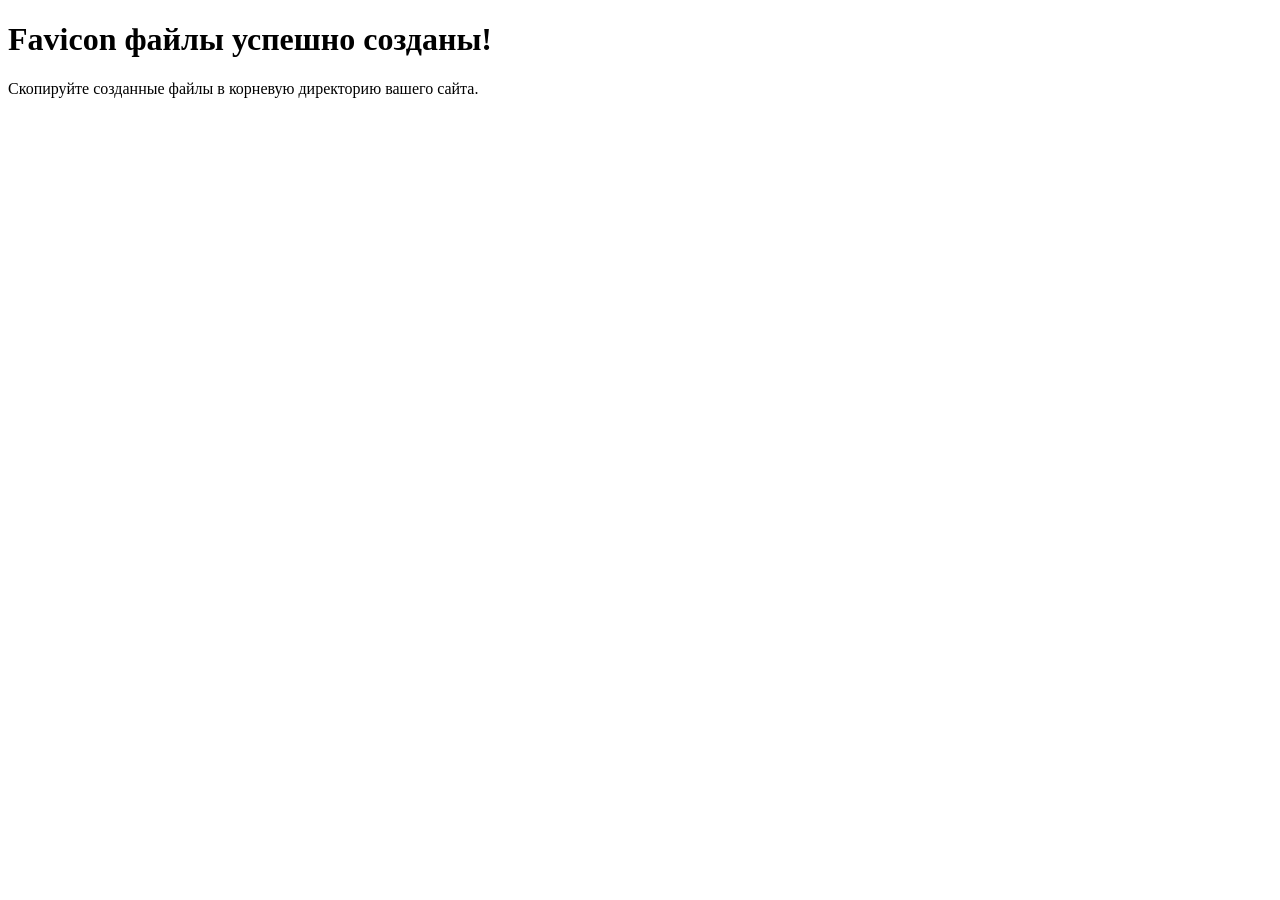
<file: favicons/example.html>
<!DOCTYPE html>
<html lang="ru">
<head>
    <meta charset="UTF-8">
    <meta name="viewport" content="width=device-width, initial-scale=1.0">
    <title>Favicon Setup</title>
    <!-- Favicon -->
    <link rel="apple-touch-icon" sizes="180x180" href="/apple-touch-icon.png">
    <link rel="icon" type="image/png" sizes="32x32" href="/favicon-32x32.png">
    <link rel="icon" type="image/png" sizes="16x16" href="/favicon-16x16.png">
    <link rel="manifest" href="/site.webmanifest">
    <link rel="mask-icon" href="/safari-pinned-tab.svg" color="#5bbad5">
    <meta name="msapplication-TileColor" content="#da532c">
    <meta name="theme-color" content="#ffffff">
</head>
<body>
    <h1>Favicon файлы успешно созданы!</h1>
    <p>Скопируйте созданные файлы в корневую директорию вашего сайта.</p>
</body>
</html>
</file>
<file: css/bundle.css>
/* === base/reset.css === */
*,
*::before,
*::after {
  box-sizing: border-box;
}

html {
  min-width: 320px;
  scroll-behavior: smooth;
  text-size-adjust: 100%;
  -webkit-text-size-adjust: 100%;
  overflow-x: clip;
}

body {
  min-width: 320px;
  min-height: 100vh;
  margin: 0;
  overflow-x: clip;
  background: var(--color-bg);
  color: var(--color-text);
  font-family: var(--font-body);
  font-size: var(--font-size-base);
  line-height: var(--line-height-base);
  text-rendering: optimizeLegibility;
  -webkit-font-smoothing: antialiased;
}

body.is-locked {
  overflow: hidden;
}

main {
  display: block;
}

h1,
h2,
h3,
h4,
h5,
h6,
p,
figure,
blockquote,
dl,
dd {
  margin: 0;
}

ul,
ol {
  margin: 0;
  padding: 0;
}

ul[class],
ol[class] {
  list-style: none;
}

a {
  color: inherit;
  text-decoration: none;
}

button,
input,
textarea,
select {
  margin: 0;
  font: inherit;
  color: inherit;
}

button {
  padding: 0;
  border: 0;
  background: transparent;
  cursor: pointer;
}

button:disabled,
input:disabled,
textarea:disabled,
select:disabled {
  cursor: not-allowed;
  opacity: 0.6;
}

img,
picture,
video,
canvas,
svg {
  display: block;
  max-width: 100%;
}

img {
  height: auto;
}

svg {
  flex-shrink: 0;
}

input,
textarea,
select {
  width: 100%;
}

textarea {
  resize: vertical;
}

table {
  border-collapse: collapse;
  border-spacing: 0;
}

:focus {
  outline: none;
}

:focus-visible {
  outline: 2px solid var(--color-accent);
  outline-offset: 3px;
}

::selection {
  background: var(--color-accent);
  color: var(--color-white);
}

@media (prefers-reduced-motion: reduce) {
  html {
    scroll-behavior: auto;
  }

  *,
  *::before,
  *::after {
    scroll-behavior: auto !important;
    animation-duration: 0.01ms !important;
    animation-iteration-count: 1 !important;
    transition-duration: 0.01ms !important;
  }
}

/* === base/variables.css === */
:root {
  /* Colors */
  --color-primary: #1a1a1a;
  --color-bg: #f8f7f4;
  --color-accent: #c4963a;
  --color-accent-hover: #a67d2f;
  --color-accent-active: #9a7429;
  --color-accent-light: #e8d5a3;
  --color-secondary: #8a8680;
  --color-surface: #efefed;
  --color-error: #c05a3a;
  --color-white: #ffffff;

  --color-text: var(--color-primary);
  --color-text-muted: rgba(26, 26, 26, 0.7);
  --color-text-soft: rgba(26, 26, 26, 0.5);
  --color-text-inverse: #ffffff;
  --color-text-inverse-muted: rgba(255, 255, 255, 0.75);

  --color-border: var(--color-surface);
  --color-border-dark: rgba(255, 255, 255, 0.12);

  /* Typography */
  --font-display: "Cormorant Garamond", Georgia, serif;
  --font-body: "Inter", Arial, sans-serif;

  --font-size-xs: 0.75rem;     /* 12px */
  --font-size-sm: 0.875rem;    /* 14px */
  --font-size-base: 1rem;      /* 16px */
  --font-size-lg: 1.125rem;    /* 18px */
  --font-size-xl: 1.25rem;     /* 20px */

  --font-size-h1: clamp(2.25rem, 5vw, 4rem);
  --font-size-h2: clamp(1.75rem, 4vw, 3rem);
  --font-size-h3: clamp(1.375rem, 3vw, 2.25rem);
  --font-size-h4: 1.5rem;
  --font-size-display: clamp(3.5rem, 8vw, 6rem);

  --line-height-tight: 1.1;
  --line-height-heading: 1.15;
  --line-height-base: 1.65;

  /* Layout */
  --container-width: 1280px;
  --container-padding: 40px;

  --section-padding-y: 80px;
  --section-padding-y-lg: 120px;
  --section-padding-y-md: 64px;
  --section-padding-y-sm: 48px;

  /* Spacing */
  --space-1: 4px;
  --space-2: 8px;
  --space-3: 12px;
  --space-4: 16px;
  --space-5: 20px;
  --space-6: 24px;
  --space-8: 32px;
  --space-10: 40px;
  --space-12: 48px;
  --space-16: 64px;
  --space-20: 80px;
  --space-24: 96px;
  --space-30: 120px;

  /* Radius */
  --radius-sm: 4px;
  --radius-md: 8px;
  --radius-lg: 12px;
  --radius-xl: 16px;
  --radius-full: 9999px;

  /* Shadows */
  --shadow-sm: 0 1px 4px rgba(26, 26, 26, 0.06);
  --shadow-md: 0 4px 16px rgba(26, 26, 26, 0.08);
  --shadow-lg: 0 8px 32px rgba(26, 26, 26, 0.12);
  --shadow-xl: 0 16px 48px rgba(26, 26, 26, 0.16);
  --shadow-gold: 0 8px 24px rgba(196, 150, 58, 0.3);

  /* Transitions */
  --ease-base: cubic-bezier(0.4, 0, 0.2, 1);
  --ease-out: cubic-bezier(0, 0, 0.2, 1);
  --ease-in: cubic-bezier(0.4, 0, 1, 1);

  --transition-base: 250ms var(--ease-base);
  --transition-fast: 200ms var(--ease-base);
  --transition-slow: 350ms var(--ease-out);

  /* Z-index */
  --z-header: 100;
  --z-bottom-bar: 110;
  --z-overlay: 200;
  --z-modal: 210;
  --z-menu: 1000;
}

@media (max-width: 1279px) {
  :root {
    --container-padding: 32px;
  }
}

@media (max-width: 1023px) {
  :root {
    --container-padding: 24px;
    --section-padding-y: var(--section-padding-y-md);
  }
}

@media (max-width: 767px) {
  :root {
    --container-padding: 16px;
    --section-padding-y: var(--section-padding-y-sm);
  }
}

/* === base/typography.css === */
/* Шрифты подключаются в index.html через Google Fonts */

h1,
h2,
h3 {
  font-family: var(--font-display);
  font-weight: 600;
  color: var(--color-text);
}

h1 {
  max-width: 760px;
  font-size: var(--font-size-h1);
  line-height: var(--line-height-tight);
  letter-spacing: -0.02em;
}

h2 {
  max-width: 760px;
  font-size: var(--font-size-h2);
  line-height: var(--line-height-heading);
  letter-spacing: -0.01em;
}

h3 {
  font-size: var(--font-size-h3);
  line-height: 1.2;
}

h4,
h5,
h6 {
  font-family: var(--font-body);
  font-weight: 600;
  color: var(--color-text);
}

h4 {
  font-size: var(--font-size-h4);
  line-height: 1.3;
}

h5 {
  font-size: var(--font-size-xl);
  line-height: 1.4;
}

h6 {
  font-size: var(--font-size-base);
  line-height: 1.5;
  letter-spacing: 0.02em;
}

p {
  max-width: 680px;
  color: var(--color-text-muted);
}

p + p {
  margin-top: var(--space-6);
}

a {
  transition: color var(--transition-fast);
}

a:hover {
  color: var(--color-accent);
}

strong,
b {
  font-weight: 600;
  color: var(--color-text);
}

small {
  font-size: var(--font-size-xs);
  line-height: 1.5;
}

.text-large {
  font-size: var(--font-size-lg);
  line-height: var(--line-height-base);
}

.text-small {
  font-size: var(--font-size-sm);
  line-height: 1.6;
}

.text-caption {
  font-size: var(--font-size-xs);
  line-height: 1.5;
  letter-spacing: 0.03em;
}

.text-label {
  font-size: 0.6875rem;
  font-weight: 600;
  line-height: 1.4;
  letter-spacing: 0.08em;
  text-transform: uppercase;
}

.text-muted {
  color: var(--color-secondary);
}

.text-accent {
  color: var(--color-accent);
}

.text-inverse {
  color: var(--color-text-inverse);
}

.text-inverse-muted {
  color: var(--color-text-inverse-muted);
}

.display {
  font-family: var(--font-display);
  font-size: var(--font-size-display);
  font-weight: 700;
  line-height: 1;
  letter-spacing: -0.03em;
}

.section-title {
  margin-bottom: var(--space-12);
}

.section-title--center {
  margin-right: auto;
  margin-left: auto;
  text-align: center;
}

.section-title--center + p,
.text-center {
  margin-right: auto;
  margin-left: auto;
  text-align: center;
}

.quote {
  font-family: var(--font-display);
  font-size: var(--font-size-lg);
  font-style: italic;
  line-height: 1.7;
}

@media (max-width: 767px) {
  body {
    font-size: var(--font-size-base);
  }

  h1,
  h2,
  h3 {
    max-width: 100%;
  }

  .section-title {
    margin-bottom: var(--space-8);
  }

  .text-large {
    font-size: var(--font-size-base);
  }
}

/* === base/layout.css === */
.page {
  min-height: 100vh;
  overflow-x: clip;
  background: var(--color-bg);
}

.container {
  width: 100%;
  max-width: calc(var(--container-width) + var(--container-padding) * 2);
  margin: 0 auto;
  padding: 0 var(--container-padding);
}

.section {
  padding: var(--section-padding-y) 0;
}

/* Ниже первого экрана — отложенный рендер для ускорения загрузки */
main > section:not(.hero),
main > .section-design {
  content-visibility: auto;
  contain-intrinsic-size: auto 600px;
}

.section--large {
  padding: var(--section-padding-y-lg) 0;
}

.section--light {
  background: var(--color-bg);
  color: var(--color-text);
}

.section--surface {
  background: var(--color-surface);
  color: var(--color-text);
}

.section--dark {
  background: var(--color-primary);
  color: var(--color-text-inverse);
}

.section--dark h1,
.section--dark h2,
.section--dark h3,
.section--dark h4,
.section--dark h5,
.section--dark h6 {
  color: var(--color-text-inverse);
}

.section--dark p {
  color: var(--color-text-inverse-muted);
}

.section--accent {
  position: relative;
  overflow: hidden;
  background:
    radial-gradient(circle at top right, rgba(196, 150, 58, 0.16), transparent 34%),
    var(--color-primary);
  color: var(--color-text-inverse);
}

.grid {
  display: grid;
  gap: var(--space-8);
}

.grid--2 {
  grid-template-columns: repeat(2, minmax(0, 1fr));
}

.grid--3 {
  grid-template-columns: repeat(3, minmax(0, 1fr));
}

.grid--4 {
  grid-template-columns: repeat(4, minmax(0, 1fr));
}

.grid--12 {
  grid-template-columns: repeat(12, minmax(0, 1fr));
}

.cols-4 {
  grid-column: span 4;
}

.cols-5 {
  grid-column: span 5;
}

.cols-6 {
  grid-column: span 6;
}

.cols-7 {
  grid-column: span 7;
}

.cols-8 {
  grid-column: span 8;
}

.cols-12 {
  grid-column: span 12;
}

.stack {
  display: flex;
  flex-direction: column;
}

.stack--sm {
  gap: var(--space-3);
}

.stack--md {
  gap: var(--space-6);
}

.stack--lg {
  gap: var(--space-8);
}

.cluster {
  display: flex;
  flex-wrap: wrap;
  gap: var(--space-4);
  align-items: center;
}

.cluster--center {
  justify-content: center;
}

.split {
  display: grid;
  grid-template-columns: repeat(2, minmax(0, 1fr));
  gap: var(--space-12);
  align-items: center;
}

.flow > * + * {
  margin-top: var(--space-6);
}

.flow--lg > * + * {
  margin-top: var(--space-8);
}

.visually-hidden {
  position: absolute;
  width: 1px;
  height: 1px;
  overflow: hidden;
  clip-path: inset(50%);
  white-space: nowrap;
}

.full-bleed {
  width: 100vw;
  margin-left: calc(50% - 50vw);
}

.only-mobile {
  display: none;
}

@media (max-width: 1023px) {
  .section--large {
    padding: var(--section-padding-y-md) 0;
  }

  .grid--3,
  .grid--4 {
    grid-template-columns: repeat(2, minmax(0, 1fr));
  }

  .split {
    grid-template-columns: 1fr;
    gap: var(--space-8);
  }

  .cols-4,
  .cols-5,
  .cols-6,
  .cols-7,
  .cols-8 {
    grid-column: span 12;
  }
}

@media (max-width: 767px) {
  .section,
  .section--large {
    padding: var(--section-padding-y-sm) 0;
  }

  .grid,
  .grid--2,
  .grid--3,
  .grid--4,
  .grid--12 {
    grid-template-columns: 1fr;
    gap: var(--space-6);
  }

  .cluster {
    align-items: stretch;
  }

  .only-desktop {
    display: none;
  }

  .only-mobile {
    display: block;
  }
}

/* === components/button.css === */
/* ==========================================================================
   BUTTON COMPONENT
   Все типы кнопок проекта RemLuxx
   ========================================================================== */

/* --------------------------------------------------------------------------
   Base — общие стили для всех кнопок
   -------------------------------------------------------------------------- */

.btn {
  position: relative;
  display: inline-flex;
  align-items: center;
  justify-content: center;
  gap: 8px;

  min-width: 180px;
  height: 52px;
  padding: 16px 32px;

  font-family: 'Inter', sans-serif;
  font-weight: 600;
  font-size: 15px;
  line-height: 1;
  letter-spacing: 0.04em;
  text-transform: uppercase;
  text-decoration: none;
  white-space: nowrap;

  border: 2px solid transparent;
  border-radius: 4px;
  cursor: pointer;
  user-select: none;
  -webkit-tap-highlight-color: transparent;

  transition:
    background-color 0.25s ease,
    color 0.25s ease,
    border-color 0.25s ease,
    transform 0.25s ease,
    box-shadow 0.25s ease;
}

.btn:focus-visible {
  outline: 2px solid #C4963A;
  outline-offset: 3px;
}

/* Убираем анимации для пользователей с prefers-reduced-motion */
@media (prefers-reduced-motion: reduce) {
  .btn {
    transition: none;
  }
}

/* --------------------------------------------------------------------------
   1. Primary Button — основная золотая кнопка
   -------------------------------------------------------------------------- */

.btn--primary {
  background-color: #C4963A;
  color: #FFFFFF;
  border-color: #C4963A;
}

.btn--primary:hover {
  background-color: #A67D2F;
  border-color: #A67D2F;
  color: #FFFFFF;
}

.btn--primary:active {
  background-color: #8F6B28;
  border-color: #8F6B28;
  transform: translateY(1px);
}

/* --------------------------------------------------------------------------
   2. Secondary Button — прозрачный фон + золотая рамка
   -------------------------------------------------------------------------- */

.btn--secondary {
  background-color: transparent;
  color: #C4963A;
  border-color: #C4963A;
}

.btn--secondary:hover {
  background-color: #C4963A;
  color: #FFFFFF;
  border-color: #C4963A;
}

.btn--secondary:active {
  background-color: #A67D2F;
  border-color: #A67D2F;
  color: #FFFFFF;
  transform: translateY(1px);
}

/* --------------------------------------------------------------------------
   3. Ghost Button — призрачная кнопка с пунктирным подчёркиванием
   -------------------------------------------------------------------------- */

.btn--ghost {
  min-width: auto;
  height: auto;
  padding: 4px 0;

  background: none;
  border: none;
  border-radius: 0;
  color: #3D3D3D;

  text-decoration: underline;
  text-decoration-style: dashed;
  text-underline-offset: 4px;
  text-decoration-color: rgba(61, 61, 61, 0.4);
}

.btn--ghost:hover {
  color: #C4963A;
  text-decoration-color: #C4963A;
}

.btn--ghost:active {
  color: #A67D2F;
  text-decoration-color: #A67D2F;
}

/* Ghost на тёмном фоне */
.btn--ghost.btn--on-dark {
  color: rgba(255, 255, 255, 0.7);
  text-decoration-color: rgba(255, 255, 255, 0.3);
}

.btn--ghost.btn--on-dark:hover {
  color: #C4963A;
  text-decoration-color: #C4963A;
}

/* --------------------------------------------------------------------------
   4. CTA Button — увеличенная кнопка для Hero и финального экрана
   -------------------------------------------------------------------------- */

.btn--cta {
  height: 60px;
  padding: 18px 40px;
  font-size: 16px;

  background-color: #C4963A;
  color: #FFFFFF;
  border-color: #C4963A;
}

.btn--cta:hover {
  background-color: #A67D2F;
  border-color: #A67D2F;
  color: #FFFFFF;
}

.btn--cta:active {
  background-color: #8F6B28;
  border-color: #8F6B28;
  transform: translateY(1px);
}

/* Пульсирующее свечение для привлечения внимания */
@keyframes btn-pulse {
  0%, 100% {
    box-shadow: 0 4px 16px rgba(196, 150, 58, 0.2);
  }
  50% {
    box-shadow: 0 4px 24px rgba(196, 150, 58, 0.45);
  }
}

.btn--cta.is-pulse {
  animation: btn-pulse 2.5s ease-in-out infinite;
}

.btn--cta.is-pulse:hover {
  animation: none;
}

@media (prefers-reduced-motion: reduce) {
  .btn--cta.is-pulse {
    animation: none;
  }
}

/* --------------------------------------------------------------------------
   5. Messenger Buttons — WhatsApp и Telegram
   -------------------------------------------------------------------------- */

.btn--whatsapp {
  background-color: #25D366;
  color: #FFFFFF;
  border-color: #25D366;
}

.btn--whatsapp:hover {
  background-color: #1EBE5A;
  border-color: #1EBE5A;
  transform: translateY(-1px);
  box-shadow: 0 8px 24px rgba(37, 211, 102, 0.3);
}

.btn--whatsapp:active {
  background-color: #1AA84F;
  transform: translateY(0);
  box-shadow: none;
}

.btn--telegram {
  background-color: #0088CC;
  color: #FFFFFF;
  border-color: #0088CC;
}

.btn--telegram:hover {
  background-color: #0077B3;
  border-color: #0077B3;
  transform: translateY(-1px);
  box-shadow: 0 8px 24px rgba(0, 136, 204, 0.3);
}

.btn--telegram:active {
  background-color: #006699;
  transform: translateY(0);
  box-shadow: none;
}

/* Иконка внутри кнопки мессенджера */
.btn--whatsapp .btn__icon,
.btn--telegram .btn__icon {
  width: 20px;
  height: 20px;
  flex-shrink: 0;
}

/* --------------------------------------------------------------------------
   Модификаторы размеров
   -------------------------------------------------------------------------- */

.btn--sm {
  height: 40px;
  min-width: 120px;
  padding: 10px 20px;
  font-size: 13px;
}

.btn--full {
  width: 100%;
}

/* --------------------------------------------------------------------------
   Состояние загрузки
   -------------------------------------------------------------------------- */

.btn.is-loading {
  pointer-events: none;
  opacity: 0.7;
}

.btn.is-loading::after {
  content: '';
  width: 16px;
  height: 16px;
  border: 2px solid transparent;
  border-top-color: currentColor;
  border-radius: 50%;
  animation: btn-spin 0.6s linear infinite;
}

@keyframes btn-spin {
  to {
    transform: rotate(360deg);
  }
}

/* Disabled */
.btn:disabled,
.btn.is-disabled {
  opacity: 0.45;
  pointer-events: none;
  cursor: not-allowed;
}

/* --------------------------------------------------------------------------
   Адаптив — мобильные устройства
   -------------------------------------------------------------------------- */

@media (max-width: 767px) {
  .btn {
    width: 100%;
    height: 56px;
    min-width: unset;
    font-size: 14px;
  }

  .btn--cta {
    height: 60px;
    font-size: 15px;
  }

  .btn--ghost {
    width: auto;
    height: auto;
  }

  .btn--sm {
    width: auto;
    height: 44px;
  }
}

/* Выравниваем высоту вторичной кнопки с CTA внутри Hero */
.hero__actions .btn--secondary {
  height: 60px;
  padding: 18px 40px;
  font-size: 16px;
}

@media (max-width: 767px) {
  .hero__actions .btn--secondary {
    height: 60px;
    font-size: 15px;
  }
}

/* === components/control-button.css === */
/* Общие стили круглых кнопок управления в хедере */

.site-header__burger,
.site-header__mobile-close {
  width: 46px;
  height: 46px;
  padding: 0;
  border: 1px solid rgba(255, 255, 255, 0.18);
  border-radius: var(--radius-full);
  background: rgba(255, 255, 255, 0.06);
  transition:
    background var(--transition-fast),
    border-color var(--transition-fast);
}

.site-header__burger:hover,
.site-header__burger:focus-visible,
.site-header__mobile-close:hover,
.site-header__mobile-close:focus-visible {
  background: rgba(255, 255, 255, 0.12);
  border-color: rgba(255, 255, 255, 0.32);
}

.site-header__burger:focus-visible,
.site-header__mobile-close:focus-visible {
  outline: 2px solid var(--color-accent);
  outline-offset: 3px;
}

.site-header__burger span,
.site-header__mobile-close span {
  width: 18px;
  height: 2px;
  border-radius: 2px;
  background: var(--color-text-inverse);
}


/* === components/shared-interactions.css === */
/* Повторяющиеся стили контролов слайдера в разных секциях */

:is(.services__slider-controls, .pricing__slider-controls, .process-videos__slider-controls) {
  display: flex;
  align-items: center;
  justify-content: center;
  gap: 24px;
}

:is(.services__pagination, .pricing__pagination, .process-videos__pagination) {
  display: flex;
  justify-content: center;
  gap: 10px;
}

:is(.services__dot, .pricing__dot, .process-videos__dot) {
  width: 8px;
  height: 8px;
  background: rgba(26, 26, 26, 0.2);
  border-radius: 50%;
  transition: all 0.2s ease;
  cursor: pointer;
}

:is(.services__dot.active, .pricing__dot.active, .process-videos__dot.active) {
  width: 28px;
  border-radius: 8px;
  background: var(--color-accent, #c4963a);
}

:is(.services__nav, .pricing__nav, .process-videos__nav) {
  display: inline-flex;
  align-items: center;
  justify-content: center;
  width: 40px;
  height: 40px;
  background: #ffffff;
  border: 1px solid rgba(26, 26, 26, 0.1);
  border-radius: 9999px;
  cursor: pointer;
  transition: all 0.2s ease;
  color: #1a1a1a;
}

:is(.services__nav:hover, .pricing__nav:hover, .process-videos__nav:hover) {
  background: var(--color-accent, #c4963a);
  border-color: var(--color-accent, #c4963a);
  color: #ffffff;
}

:is(.services__nav svg, .pricing__nav svg, .process-videos__nav svg) {
  width: 20px;
  height: 20px;
  stroke: currentColor;
  stroke-width: 2;
  fill: none;
}


/* === components/slider.css === */
/* ==========================================================================
   SLIDER COMPONENT
   Базовый каркас для горизонтальных каруселей
   ========================================================================== */

.slider {
  position: relative;
  min-width: 0;
}

.slider__viewport {
  overflow: hidden;
  min-width: 0;
}

.slider__track {
  display: flex;
  gap: 24px;
  will-change: transform;
  transition: transform 400ms var(--ease-out);
}

.slider__slide {
  min-width: 0;
  flex: 0 0 calc((100% - 48px) / 3);
}

.slider__controls {
  display: flex;
  align-items: center;
  gap: 12px;
}

.slider__nav {
  width: 48px;
  height: 48px;
  border: 1px solid rgba(26, 26, 26, 0.12);
  border-radius: 50%;
  background: rgba(255, 255, 255, 0.8);
  color: var(--color-text);
  display: inline-flex;
  align-items: center;
  justify-content: center;
  transition:
    background-color 250ms ease,
    border-color 250ms ease,
    color 250ms ease,
    transform 250ms ease,
    opacity 250ms ease;
}

.slider__nav:hover:not(:disabled) {
  background: var(--color-white);
  border-color: rgba(196, 150, 58, 0.4);
  color: var(--color-accent);
  transform: translateY(-1px);
}

.slider__nav:active:not(:disabled) {
  transform: translateY(0);
}

.slider__nav:disabled {
  opacity: 0.35;
  cursor: not-allowed;
}

.slider__nav svg {
  width: 18px;
  height: 18px;
}

.slider__pagination {
  display: flex;
  align-items: center;
  gap: 8px;
}

.slider__dot {
  width: 8px;
  height: 8px;
  border-radius: 999px;
  background: rgba(26, 26, 26, 0.16);
  transition:
    width 250ms ease,
    background-color 250ms ease,
    transform 250ms ease;
}

.slider__dot.is-active {
  width: 28px;
  background: var(--color-accent);
}

.slider__scrollbar {
  position: relative;
  width: 100%;
  height: 4px;
  border-radius: 999px;
  background: rgba(26, 26, 26, 0.08);
  overflow: hidden;
}

.slider__scrollbar-thumb {
  position: absolute;
  top: 0;
  left: 0;
  height: 100%;
  border-radius: inherit;
  background: var(--color-accent);
  transition: transform 400ms var(--ease-out), width 400ms var(--ease-out);
}

@media (max-width: 1023px) {
  .slider__slide {
    flex-basis: calc((100% - 24px) / 2);
  }

  .slider__track {
    gap: 24px;
  }
}

@media (max-width: 767px) {
  .slider__viewport {
    overflow-x: auto;
    scroll-snap-type: x mandatory;
    scrollbar-width: none;
    -webkit-overflow-scrolling: touch;
    padding: 0;
    touch-action: pan-x pan-y pinch-zoom;
  }
  .slider__viewport::-webkit-scrollbar { display: none; }

  .slider__track {
    gap: 0; /* Убираем gap на мобильных для стабильного расчёта шага */
    transition: none;
  }

  .slider__slide {
    flex: 0 0 100%;
    max-width: 100%;
    scroll-snap-align: center; /* Браузер сам центрирует активный слайд */
    scroll-snap-stop: always; /* Запрещает "перепрыгивание" через слайды */
  }

  .slider__nav {
    width: 44px;
    height: 44px;
  }
}

@media (prefers-reduced-motion: reduce) {
  .slider__track,
  .slider__nav,
  .slider__dot,
  .slider__scrollbar-thumb {
    transition: none !important;
  }
}

/* === components/icon.css === */
.icon {
  display: inline-block;
  width: 1em;
  height: 1em;
  fill: currentColor;
  stroke: currentColor;
  flex-shrink: 0;
  vertical-align: middle;
}

.icon--stroke {
  fill: none;
  stroke: currentColor;
  stroke-width: 1.8;
  stroke-linecap: round;
  stroke-linejoin: round;
}

.icon--fill {
  fill: currentColor;
  stroke: none;
}

/* === sections/header.css === */
/* ==========================================================================
   SITE HEADER
   ========================================================================== */

.site-header {
  position: sticky;
  top: 0;
  z-index: var(--z-header);
  width: 100%;
  color: var(--color-text-inverse);
  background: rgba(26, 26, 26, 0.78);
  -webkit-backdrop-filter: blur(14px);
  backdrop-filter: blur(14px);
  border-bottom: 1px solid rgba(255, 255, 255, 0.08);
  transition:
    background var(--transition-base),
    box-shadow var(--transition-base),
    border-color var(--transition-base);
}

.site-header.is-scrolled {
  background: rgba(26, 26, 26, 0.96);
  box-shadow: 0 10px 32px rgba(0, 0, 0, 0.18);
}

.site-header__container {
  display: flex;
  align-items: center;
  justify-content: space-between;
  min-height: 82px;
  gap: var(--space-8);
}

/* --------------------------------------------------------------------------
   Logo
   -------------------------------------------------------------------------- */

.site-header__logo {
  display: inline-flex;
  flex-direction: column;
  flex-shrink: 0;
  color: var(--color-text-inverse);
  text-decoration: none;
  line-height: 1;
}

.site-header__logo:hover {
  color: var(--color-text-inverse);
}

.site-header__logo-main {
  font-family: var(--font-display);
  font-size: 2rem;
  font-weight: 700;
  letter-spacing: -0.03em;
}

.site-header__logo-sub {
  margin-top: 4px;
  font-size: 0.6875rem;
  font-weight: 500;
  line-height: 1.2;
  letter-spacing: 0.14em;
  text-transform: uppercase;
  color: var(--color-accent-light);
}

/* --------------------------------------------------------------------------
   Desktop nav
   -------------------------------------------------------------------------- */

.site-header__nav {
  display: flex;
  align-items: center;
  justify-content: center;
  gap: clamp(20px, 2.2vw, 36px);
  margin-left: auto;
}

.site-header__nav a {
  position: relative;
  color: var(--color-text-inverse-muted);
  font-size: var(--font-size-sm);
  font-weight: 500;
  text-decoration: none;
  letter-spacing: 0.02em;
  transition: color var(--transition-fast);
}

.site-header__nav a::after {
  content: "";
  position: absolute;
  left: 0;
  bottom: -8px;
  width: 100%;
  height: 1px;
  background: var(--color-accent);
  transform: scaleX(0);
  transform-origin: right;
  transition: transform var(--transition-fast);
}

.site-header__nav a:hover,
.site-header__nav a:focus-visible {
  color: var(--color-text-inverse);
}

.site-header__nav a:hover::after,
.site-header__nav a:focus-visible::after {
  transform: scaleX(1);
  transform-origin: left;
}

.site-header__nav a:focus-visible {
  outline: 2px solid var(--color-accent);
  outline-offset: 6px;
  border-radius: 2px;
}

/* --------------------------------------------------------------------------
   Contacts (desktop)
   -------------------------------------------------------------------------- */

.site-header__contacts {
  display: flex;
  align-items: center;
  gap: var(--space-3);
  flex-shrink: 0;
}

.site-header__phone {
  color: var(--color-text-inverse);
  font-size: var(--font-size-sm);
  font-weight: 600;
  text-decoration: none;
  white-space: nowrap;
  transition: color var(--transition-fast);
}

.site-header__phone:hover,
.site-header__phone:focus-visible {
  color: var(--color-accent);
}

.site-header__phone:focus-visible {
  outline: 2px solid var(--color-accent);
  outline-offset: 4px;
  border-radius: 2px;
}

.site-header__telegram {
  display: inline-flex;
  align-items: center;
  justify-content: center;
  width: 44px;
  height: 44px;
  padding: 0;
  color: var(--color-text-inverse);
  text-decoration: none;
  background: rgba(255, 255, 255, 0.06);
  border: 1px solid rgba(255, 255, 255, 0.22);
  border-radius: var(--radius-full);
  transition:
    color var(--transition-fast),
    background var(--transition-fast),
    border-color var(--transition-fast),
    transform var(--transition-fast);
}

.site-header__telegram:hover,
.site-header__telegram:focus-visible {
  color: var(--color-primary);
  background: var(--color-accent);
  border-color: var(--color-accent);
  transform: translateY(-1px);
}

.site-header__telegram:focus-visible {
  outline: 2px solid var(--color-accent);
  outline-offset: 3px;
}

.site-header__telegram-icon {
  display: block;
  width: 22px;
  height: 22px;
}

/* --------------------------------------------------------------------------
   Burger
   -------------------------------------------------------------------------- */

.site-header__burger {
  display: none;
  position: relative;
  z-index: calc(var(--z-menu) + 1);
  flex-shrink: 0;
  cursor: pointer;
}

.site-header__burger span {
  position: absolute;
  left: 13px;
  transition:
    transform var(--transition-fast),
    opacity var(--transition-fast),
    top var(--transition-fast);
}

.site-header__burger span:nth-child(1) { top: 15px; }
.site-header__burger span:nth-child(2) { top: 22px; }
.site-header__burger span:nth-child(3) { top: 29px; }

.site-header.is-menu-open .site-header__burger span:nth-child(1) {
  top: 22px;
  transform: rotate(45deg);
}

.site-header.is-menu-open .site-header__burger span:nth-child(2) {
  opacity: 0;
}

.site-header.is-menu-open .site-header__burger span:nth-child(3) {
  top: 22px;
  transform: rotate(-45deg);
}

/* --------------------------------------------------------------------------
   Mobile menu (скрыто на десктопе)
   -------------------------------------------------------------------------- */

.site-header__mobile {
  display: none;
}

/* ==========================================================================
   ADAPTIVE — TABLET / MOBILE
   ========================================================================== */

@media (max-width: 1023px) {
  .site-header__container {
    min-height: 72px;
  }

  .site-header__nav,
  .site-header__contacts {
    display: none;
  }

  .site-header__burger {
    display: block;
  }

  .site-header__logo-main {
    font-size: 1.75rem;
  }

  /* ----- Mobile menu panel ----- */
  .site-header__mobile {
    display: block;
    position: fixed;
    top: 0;
    right: 0;
    bottom: 0;
    left: auto;
    z-index: var(--z-menu);
    width: min(420px, 88vw);
    height: 100vh;
    height: 100dvh;
    padding-top: 72px;
    background: radial-gradient(circle at top right, rgba(196, 150, 58, 0.18), transparent 36%),
                var(--color-primary);
    box-shadow: -24px 0 64px rgba(0, 0, 0, 0.28);
    transform: translateX(100%);
    will-change: transform;
    transition: transform var(--transition-slow);
  }

  body.is-menu-open .site-header__mobile {
    transform: translateX(0);
  }

  /* Затемнение фона (оверлей) */
  .site-header__mobile::before {
    content: "";
    position: fixed;
    top: 0;
    right: 100%;
    bottom: 0;
    left: -100vw;
    width: 100vw;
    background: rgba(0, 0, 0, 0.48);
    opacity: 0;
    pointer-events: none;
    transition: opacity var(--transition-base);
  }

  body.is-menu-open .site-header__mobile::before {
    opacity: 1;
    pointer-events: auto;
  }

  .site-header__mobile-inner {
    display: flex;
    flex-direction: column;
    height: 100%;
    padding: var(--space-8) var(--container-padding);
    overflow-y: auto;
  }

  .site-header__mobile-close {
    display: block;
    position: absolute;
    top: 14px;
    right: var(--container-padding);
    z-index: 1;
  }

  .site-header__mobile-close span {
    position: absolute;
    left: 13px;
    top: 21px;
  }

  .site-header__mobile-close span:first-child {
    transform: rotate(45deg);
  }

  .site-header__mobile-close span:last-child {
    transform: rotate(-45deg);
  }

  /* ----- Mobile nav ----- */
  .site-header__mobile-nav {
    display: flex;
    flex-direction: column;
    gap: 0;
  }

  .site-header__mobile-nav a {
    padding: 18px 0;
    color: var(--color-text-inverse);
    font-family: var(--font-display);
    font-size: 2rem;
    font-weight: 600;
    line-height: 1.1;
    text-decoration: none;
    border-bottom: 1px solid rgba(255, 255, 255, 0.1);
    transition: color var(--transition-fast);
  }

  .site-header__mobile-nav a:hover,
  .site-header__mobile-nav a:focus-visible {
    color: var(--color-accent);
  }

  .site-header__mobile-nav a:focus-visible {
    outline: 2px solid var(--color-accent);
    outline-offset: 4px;
  }

  /* ----- Mobile actions ----- */
  .site-header__mobile-actions {
    display: grid;
    gap: var(--space-3);
    margin-top: auto;
    padding-top: var(--space-8);
  }

  .site-header__mobile-actions a {
    display: flex;
    align-items: center;
    justify-content: center;
    min-height: 52px;
    padding: 0 20px;
    color: var(--color-text-inverse);
    font-size: var(--font-size-sm);
    font-weight: 700;
    text-decoration: none;
    background: transparent;
    border: 1px solid rgba(255, 255, 255, 0.18);
    border-radius: var(--radius-full);
    transition: color var(--transition-fast),
                background var(--transition-fast),
                border-color var(--transition-fast);
  }

  .site-header__mobile-actions a:hover,
  .site-header__mobile-actions a:focus-visible {
    background: rgba(255, 255, 255, 0.08);
    border-color: rgba(255, 255, 255, 0.32);
  }

  .site-header__mobile-actions a:focus-visible {
    outline: 2px solid var(--color-accent);
    outline-offset: 3px;
  }

  /* Акцентная ссылка в мобильном меню (Telegram) */
  .site-header__mobile-actions .is-accent {
    color: var(--color-primary);
    background: var(--color-accent);
    border-color: var(--color-accent);
  }

  .site-header__mobile-actions .is-accent:hover,
  .site-header__mobile-actions .is-accent:focus-visible {
    background: var(--color-accent-dark, #A67D2F);
    border-color: var(--color-accent-dark, #A67D2F);
    color: var(--color-primary);
  }

  .site-header__mobile-actions .is-accent:active {
    background: #8F6B28;
    border-color: #8F6B28;
  }
}

@media (max-width: 767px) {
  .site-header__container {
    min-height: 66px;
  }

  .site-header__logo-main {
    font-size: 1.55rem;
  }

  .site-header__logo-sub {
    font-size: 0.625rem;
  }

  .site-header__mobile {
    padding-top: 66px;
  }

  .site-header__mobile-close {
    top: 11px;
  }

  .site-header__mobile-nav a {
    font-size: 1.75rem;
  }
}

@media (prefers-reduced-motion: reduce) {
  .site-header,
  .site-header__nav a,
  .site-header__nav a::after,
  .site-header__phone,
  .site-header__telegram,
  .site-header__burger,
  .site-header__burger span,
  .site-header__mobile,
  .site-header__mobile::before,
  .site-header__mobile-nav a,
  .site-header__mobile-actions a {
    transition: none;
  }

  .site-header__mobile {
    will-change: auto;
  }
}

/* === sections/hero.css === */
/* ============================================
   HERO SECTION
   ============================================ */

:root {
  --header-h: 82px;
}

@media (max-width: 1023px) {
  :root { --header-h: 72px; }
}

@media (max-width: 767px) {
  :root { --header-h: 66px; }
}

.hero {
  position: relative;
  min-height: calc(100vh - var(--header-h));   /* fallback */
  min-height: calc(100svh - var(--header-h));
  overflow: hidden;
  color: var(--color-text-inverse);
  background: var(--color-primary);
}

.hero__bg {
  position: absolute;
  inset: 0;
  z-index: 0;
}

.hero__bg img {
  width: 100%;
  height: 100%;
  object-fit: cover;
  object-position: center;
}

.hero__overlay {
  position: absolute;
  inset: 0;
  z-index: 1;
  background:
    linear-gradient(
      90deg,
      rgba(26, 26, 26, 0.88) 0%,
      rgba(26, 26, 26, 0.68) 42%,
      rgba(26, 26, 26, 0.28) 100%
    ),
    linear-gradient(
      180deg,
      rgba(26, 26, 26, 0.2) 0%,
      rgba(26, 26, 26, 0.78) 100%
    );
}

.hero__container {
  position: relative;
  z-index: 2;
  display: flex;
  flex-direction: column;
  justify-content: center;
  min-height: calc(100vh - var(--header-h));   /* fallback */
  min-height: calc(100svh - var(--header-h));
  padding-top: 56px;
  padding-bottom: 32px;
}

.hero__content {
  max-width: 760px;
}

.hero__eyebrow {
  display: inline-flex;
  align-items: center;
  gap: 14px;
  margin-bottom: 18px;
  color: var(--color-accent-light);
  font-size: 0.875rem;
  font-weight: 700;
  line-height: 1;
  letter-spacing: 0.18em;
  text-transform: uppercase;
}

.hero__eyebrow::before {
  content: "";
  display: block;
  width: 56px;
  height: 1px;
  background: linear-gradient(
    90deg,
    rgba(196, 150, 58, 0.2) 0%,
    rgba(196, 150, 58, 1) 100%
  );
}

.hero__title {
  max-width: 680px;
  color: var(--color-text-inverse);
  font-size: clamp(3rem, 6vw, 5.75rem);
  line-height: 0.95;
  letter-spacing: -0.04em;
}

.hero__subtitle {
  max-width: 620px;
  margin-top: 20px;
  color: var(--color-text-inverse-muted);
  font-size: clamp(1rem, 1.35vw, 1.1875rem);
  line-height: 1.55;
}

.hero__actions {
  display: flex;
  flex-wrap: wrap;
  gap: var(--space-4);
  margin-top: var(--space-10);
}

.hero__trust {
  display: grid;
  grid-template-columns: repeat(3, minmax(0, 1fr));
  gap: var(--space-4);
  margin-top: auto;
  padding-top: var(--space-16);
  list-style: none;
}

.hero__trust li {
  position: relative;
  min-height: 72px;
  padding: var(--space-5) var(--space-5) var(--space-5) 52px;
  color: var(--color-text-inverse);
  font-size: var(--font-size-sm);
  font-weight: 600;
  line-height: 1.4;
  border: 1px solid rgba(255, 255, 255, 0.14);
  background: rgba(255, 255, 255, 0.08);
  -webkit-backdrop-filter: blur(14px);
  backdrop-filter: blur(14px);
}

.hero__trust li::before {
  content: "";
  position: absolute;
  left: var(--space-5);
  top: 50%;
  width: 24px;
  height: 24px;
  border-radius: 50%;
  background: var(--color-accent);
  background-image: url("data:image/svg+xml;utf8,<svg xmlns='http://www.w3.org/2000/svg' viewBox='0 0 24 24' fill='none' stroke='%231A1A1A' stroke-width='3' stroke-linecap='round' stroke-linejoin='round'><polyline points='20 6 9 17 4 12'/></svg>");
  background-repeat: no-repeat;
  background-position: center;
  background-size: 14px 14px;
  transform: translateY(-50%);
}

/* ============================================
   ADAPTIVE
   ============================================ */

@media (max-width: 1023px) {
  .hero__container {
    padding-top: var(--space-16);
  }

  .hero__overlay {
    background:
      linear-gradient(
        90deg,
        rgba(26, 26, 26, 0.9) 0%,
        rgba(26, 26, 26, 0.65) 100%
      ),
      linear-gradient(
        180deg,
        rgba(26, 26, 26, 0.15) 0%,
        rgba(26, 26, 26, 0.82) 100%
      );
  }

  .hero__trust {
    grid-template-columns: 1fr;
    padding-top: var(--space-12);
  }
}

@media (max-width: 767px) {
  .hero__container {
    padding-top: var(--space-12);
    padding-bottom: var(--space-6);
  }

  .hero__title {
    font-size: clamp(2.5rem, 13vw, 4rem);
  }

  .hero__subtitle {
    margin-top: var(--space-5);
  }

  .hero__actions {
    margin-top: var(--space-8);
  }

  .hero__trust {
    gap: var(--space-3);
    padding-top: var(--space-10);
  }

  .hero__trust li {
    min-height: 64px;
    padding-top: var(--space-4);
    padding-bottom: var(--space-4);
  }
}

/* ============================================
   INTRO ANIMATION
   ============================================ */

@keyframes hero-in {
  from {
    opacity: 0;
    transform: translateY(20px);
  }
  to {
    opacity: 1;
    transform: translateY(0);
  }
}

.hero__eyebrow,
.hero__title,
.hero__subtitle,
.hero__actions,
.hero__trust li {
  opacity: 0;
  will-change: transform, opacity;
  animation: hero-in 600ms cubic-bezier(0.2, 0.7, 0.2, 1) forwards;
}

.hero__eyebrow              { animation-delay: 100ms; }
.hero__title                { animation-delay: 200ms; }
.hero__subtitle             { animation-delay: 350ms; }
.hero__actions              { animation-delay: 500ms; }
.hero__trust li:nth-child(1){ animation-delay: 650ms; }
.hero__trust li:nth-child(2){ animation-delay: 750ms; }
.hero__trust li:nth-child(3){ animation-delay: 850ms; }

@media (prefers-reduced-motion: reduce) {
  .hero__eyebrow,
  .hero__title,
  .hero__subtitle,
  .hero__actions,
  .hero__trust li {
    opacity: 1;
    animation: none;
    will-change: auto;
  }
}

/* === sections/process.css === */
.process {
  position: relative;
  overflow: hidden;
  background: var(--color-bg);
}

.process .container {
  position: relative;
}

.process__head {
  display: grid;
  gap: 12px;
  margin-bottom: 56px;
}

.process__title {
  max-width: 720px;
  font-family: var(--font-display);
  font-size: 48px;
  font-weight: 600;
  line-height: 1.05;
  letter-spacing: -0.02em;
}

.process__lead {
  max-width: 640px;
  font-size: 16px;
  line-height: 1.6;
  color: rgba(26, 26, 26, 0.7);
}

.process__timeline {
  position: relative;
  display: grid;
  grid-template-columns: repeat(6, minmax(0, 1fr));
  gap: 24px;
  margin: 0;
  padding: 18px 0 0;
  list-style: none;
}

.process__timeline::before {
  content: "";
  position: absolute;
  top: 46px;
  left: 6%;
  right: 6%;
  height: 1px;
  background: linear-gradient(90deg, #c4963a 0%, #e8d5a3 100%);
  pointer-events: none;
}

.process__step {
  position: relative;
  z-index: 1;
  display: flex;
  flex-direction: column;
  align-items: flex-start;
  gap: 22px;
  min-width: 0;
  opacity: 0;
  transform: translateX(-16px);
  transition:
    opacity 450ms ease,
    transform 450ms ease;
}

.process.is-visible .process__step {
  opacity: 1;
  transform: translateX(0);
}

.process.is-visible .process__step:nth-child(1) {
  transition-delay: 0ms;
}

.process.is-visible .process__step:nth-child(2) {
  transition-delay: 100ms;
}

.process.is-visible .process__step:nth-child(3) {
  transition-delay: 200ms;
}

.process.is-visible .process__step:nth-child(4) {
  transition-delay: 300ms;
}

.process.is-visible .process__step:nth-child(5) {
  transition-delay: 400ms;
}

.process.is-visible .process__step:nth-child(6) {
  transition-delay: 500ms;
}

.process__marker {
  position: relative;
  width: 56px;
  height: 56px;
  border: 2px solid var(--color-accent);
  border-radius: 50%;
  background: var(--color-white);
  box-shadow: 0 0 0 6px rgba(196, 150, 58, 0.1);
  color: var(--color-accent);
  display: inline-flex;
  align-items: center;
  justify-content: center;
  transition:
    transform var(--transition-base),
    box-shadow var(--transition-base),
    border-color var(--transition-base);
}

.process__step-number {
  position: absolute;
  top: -18px;
  left: 50%;
  transform: translateX(-50%);
  font-family: var(--font-body);
  font-size: 11px;
  font-weight: 600;
  line-height: 1;
  letter-spacing: 0.08em;
  color: var(--color-accent);
  white-space: nowrap;
}

.process__icon {
  width: 24px;
  height: 24px;
  color: var(--color-accent);
  transition:
    transform var(--transition-base),
    color var(--transition-base);
}

.process__icon svg {
  width: 24px;
  height: 24px;
}

.process__step:hover .process__icon,
.process__step:focus-within .process__icon {
  transform: scale(1.1);
  color: var(--color-accent);
}

.process__step:hover .process__marker,
.process__step:focus-within .process__marker {
  transform: translateY(-2px);
  box-shadow:
    0 0 0 6px rgba(196, 150, 58, 0.12),
    0 10px 24px rgba(196, 150, 58, 0.14);
}

.process__content {
  min-width: 0;
}

.process__step-title {
  display: flex;
  flex-wrap: wrap;
  align-items: center;
  gap: 8px;
  margin: 0 0 12px;
  font-family: var(--font-body);
  font-size: 15px;
  font-weight: 600;
  line-height: 1.45;
  color: #1a1a1a;
}

.process__badge {
  display: inline-flex;
  align-items: center;
  min-height: 24px;
  padding: 2px 10px;
  border-radius: 100px;
  background: rgba(196, 150, 58, 0.1);
  font-family: var(--font-body);
  font-size: 12px;
  font-weight: 500;
  line-height: 1;
  color: var(--color-accent);
}

.process__meta {
  font-size: 12px;
  font-weight: 500;
  line-height: 1.2;
  color: rgba(26, 26, 26, 0.6);
}

.process__list {
  display: grid;
  gap: 8px;
  margin: 0;
  padding: 0;
  list-style: none;
}

.process__list li {
  position: relative;
  padding-left: 14px;
  font-family: var(--font-body);
  font-size: 13px;
  font-weight: 400;
  line-height: 1.55;
  color: rgba(26, 26, 26, 0.65);
}

.process__list li::before {
  content: "";
  position: absolute;
  top: 8px;
  left: 0;
  width: 5px;
  height: 5px;
  border-radius: 50%;
  background: rgba(196, 150, 58, 0.65);
}

.process__benefits {
  display: grid;
  grid-template-columns: repeat(3, minmax(0, 1fr));
  gap: 16px;
  margin: 48px 0 0;
  padding: 0;
  list-style: none;
}

.process__benefits li {
  display: flex;
  gap: 10px;
  align-items: flex-start;
  padding: 16px 18px;
  border: 1px solid rgba(196, 150, 58, 0.16);
  border-radius: 14px;
  background: rgba(255, 255, 255, 0.45);
  font-size: 13px;
  line-height: 1.55;
  color: rgba(26, 26, 26, 0.72);
}

.process__benefit-icon {
  flex: 0 0 auto;
  font-size: 16px;
  line-height: 1;
}

.process__cta-wrap {
  display: flex;
  justify-content: center;
  margin-top: 32px;
}

.process__cta {
  animation: process-cta-pulse 2.8s ease-in-out infinite;
}

@keyframes process-cta-pulse {
  0%, 100% { transform: scale(1); }
  50%      { transform: scale(1.03); }
}


@media (max-width: 1279px) {
  .process__timeline {
    gap: 20px;
  }

  .process__step-title {
    min-height: 44px;
  }
}

@media (max-width: 1023px) {
  .process__head {
    margin-bottom: 40px;
  }

  .process__timeline {
    grid-template-columns: repeat(3, minmax(0, 1fr));
    gap: 32px 24px;
    padding-top: 0;
  }

  .process__timeline::before {
    display: none;
  }

  .process__step {
    opacity: 1;
    transform: none;
  }

  .process__benefits {
    grid-template-columns: 1fr;
  }
}

@media (max-width: 767px) {
  .process__title {
    font-size: 28px;
    line-height: 1.1;
  }

  .process__lead {
    font-size: 14px;
  }

  .process__timeline {
    grid-template-columns: 1fr;
    gap: 24px;
    padding-left: 0;
  }

  .process__timeline::before {
    display: block;
    top: 0;
    bottom: 0;
    left: 27px;
    right: auto;
    width: 1px;
    height: auto;
    background: linear-gradient(180deg, #c4963a 0%, #e8d5a3 100%);
  }

  .process__step {
    display: grid;
    grid-template-columns: 56px minmax(0, 1fr);
    gap: 16px;
    align-items: flex-start;
  }

  .process__marker {
    margin-top: 8px;
  }

  .process__content {
    padding-bottom: 8px;
  }

  .process__step-title {
    margin-bottom: 10px;
  }

  .process__benefits {
    margin-top: 32px;
  }

  .process__benefits li {
    padding: 14px 16px;
  }

  .process__cta-wrap {
    justify-content: stretch;
  }

  .process__cta {
    width: 100%;
  }
}

@media (prefers-reduced-motion: reduce) {
  .process__step,
  .process__marker,
  .process__icon,
  .process__cta {
    transition: none !important;
    animation: none !important;
    transform: none !important;
  }

  .process__step {
    opacity: 1 !important;
  }
}

/* ==========================================================================
   PROCESS VIDEOS
   ========================================================================== */

.process-videos {
  margin-top: var(--space-16);
  padding-top: var(--space-12);
  border-top: 1px solid rgba(0, 0, 0, 0.08);
}

.section--light .process-videos {
  border-top-color: rgba(0, 0, 0, 0.06);
}

.process-videos__inner {
  max-width: 1280px;
  margin: 0 auto;
}

.process-videos__title {
  font-family: var(--font-display);
  font-size: clamp(1.5rem, 4vw, 2rem);
  font-weight: 600;
  text-align: center;
  margin-bottom: var(--space-10);
  color: var(--color-text);
}

.process-videos__grid {
  display: grid;
  grid-template-columns: repeat(3, 1fr);
  gap: var(--space-6);
}

.process-video-card {
  display: flex;
  flex-direction: column;
  border-radius: var(--radius-lg);
  overflow: hidden;
  background: var(--color-surface);
  box-shadow: 0 8px 24px rgba(0, 0, 0, 0.08);
  transition: transform 0.2s ease, box-shadow 0.2s ease;
}

.process-video-card:hover {
  transform: translateY(-4px);
  box-shadow: 0 16px 32px rgba(0, 0, 0, 0.12);
}

.process-video-card__media {
  width: 100%;
  aspect-ratio: 9 / 16;
  object-fit: cover;
  display: block;
  background: #1a1a1a;
}

.process-video-card__caption {
  padding: var(--space-4) var(--space-3);
  font-weight: 600;
  font-size: var(--font-size-sm);
  text-align: center;
  color: var(--color-text);
  background: var(--color-surface);
  border-top: 1px solid rgba(0, 0, 0, 0.05);
}

.section--light .process-video-card {
  background: var(--color-bg);
}

.section--light .process-video-card__caption {
  background: var(--color-bg);
}

/* Адаптив */
@media (max-width: 1023px) {
  .process-videos__grid {
    gap: var(--space-5);
  }

  .process-video-card__caption {
    font-size: 0.8125rem;
    padding: var(--space-3) var(--space-2);
  }
}

@media (max-width: 767px) {
  .process-videos {
    margin-top: var(--space-10);
    padding-top: var(--space-8);
  }

  .process-videos__grid {
    grid-template-columns: 1fr;
    gap: var(--space-6);
    max-width: 320px;
    margin: 0 auto;
  }

  .process-video-card {
    max-width: 100%;
  }
}

@media (prefers-reduced-motion: reduce) {
  .process-video-card {
    transition: none;
  }
  
  .process-video-card:hover {
    transform: none;
  }
}

/* Базово — сетка (десктоп) */
.process-videos__grid {
  display: grid;
  grid-template-columns: repeat(3, 1fr);
  gap: 24px;
}

/* Мобильная версия — слайдер с точками */
@media (max-width: 767px) {
  .process-videos__slider-container {
    position: relative;
  }

  .process-videos__grid {
    display: flex;
    gap: 0;
    overflow-x: auto;
    scroll-snap-type: x mandatory;
    scroll-behavior: smooth;
    -webkit-overflow-scrolling: touch;
    scrollbar-width: none; /* скрываем стандартный скролл */
  }

  .process-videos__grid::-webkit-scrollbar {
    display: none;
  }

  .process-video-card {
    flex: 0 0 100%;
    scroll-snap-align: start;
  }

  .process-videos__pagination {
    margin-top: 24px;
  }
}

/* ========== НОВЫЕ СТИЛИ ДЛЯ КОНТРОЛОВ СЛАЙДЕРА ========== */

/* Контейнер для пагинации и стрелок */
.process-videos__slider-controls {
  margin-top: 24px;
}

/* Адаптив: на мобильных ширина контролов */
@media (max-width: 767px) {
  .process-videos__slider-controls {
    gap: 16px;
    margin-top: 20px;
  }

  .process-videos__nav {
    width: 36px;
    height: 36px;
  }

  .process-videos__nav svg {
    width: 18px;
    height: 18px;
  }
}

/* Улучшенные карточки преимуществ (бережём время, гарантия) */
.process__benefits {
  display: flex;
  justify-content: center;
  gap: 24px;
  margin-top: 48px;
  list-style: none;
}

.process__benefits li {
  flex: 1;
  max-width: 480px;
  display: flex;
  gap: 16px;
  align-items: flex-start;
  padding: 24px 28px;
  border-radius: 20px;
  background: linear-gradient(135deg, #ffffff 0%, #fef9f0 100%);
  border: 1px solid rgba(196, 150, 58, 0.3);
  box-shadow: 0 12px 24px -12px rgba(0, 0, 0, 0.12), 0 0 0 1px rgba(196, 150, 58, 0.05) inset;
  font-size: 15px;
  line-height: 1.55;
  color: var(--color-text);
  transition: transform 0.2s ease, box-shadow 0.2s ease;
}

.process__benefits li:hover {
  transform: translateY(-4px);
  box-shadow: 0 20px 32px -16px rgba(0, 0, 0, 0.18);
  border-color: var(--color-accent);
}

.process__benefit-icon {
  flex: 0 0 auto;
  font-size: 32px;
  background: rgba(196, 150, 58, 0.12);
  width: 56px;
  height: 56px;
  display: inline-flex;
  align-items: center;
  justify-content: center;
  border-radius: 60px;
  transition: background 0.2s;
}

.process__benefits li:hover .process__benefit-icon {
  background: rgba(196, 150, 58, 0.25);
}

.process__benefits li span:last-child {
  font-weight: 500;
  color: #1a1a1a;
  flex: 1;
}

/* Адаптация под мобильные */
@media (max-width: 767px) {
  .process__benefits {
    flex-direction: column;
    gap: 16px;
    margin-top: 32px;
  }

  .process__benefits li {
    padding: 20px;
  }

  .process__benefit-icon {
    width: 48px;
    height: 48px;
    font-size: 28px;
  }
}

/* === sections/pricing.css === */
#pricing {
  background: var(--color-bg);
}

.pricing__head {
  margin-bottom: var(--space-12);
}

.pricing .section-title {
  max-width: 900px;
  margin-right: auto;
  margin-left: auto;
  text-align: center;
}

.pricing__intro {
  max-width: 680px;
  margin: 0 auto;
  font-size: var(--font-size-base);
  line-height: 1.7;
  color: var(--color-text-muted);
}

.pricing__grid {
  display: grid;
  grid-template-columns: repeat(2, minmax(0, 1fr));
  gap: var(--space-6);
  align-items: stretch;
  margin-top: var(--space-12);
}

/* Карточка: текст слева, фото справа */
.pricing-card {
  position: relative;
  display: grid;
  grid-template-columns: 1.15fr 1fr;
  overflow: hidden;
  background: var(--color-white);
  border: 1px solid var(--color-border);
  border-radius: var(--radius-md);
  box-shadow: var(--shadow-sm);
  transition:
    border-color var(--transition-base),
    box-shadow var(--transition-base),
    transform var(--transition-base);
}

.pricing-card:hover {
  box-shadow: var(--shadow-lg);
  transform: translateY(-4px);
}

.pricing-card--featured {
  border: 2px solid var(--color-accent);
  box-shadow: var(--shadow-gold);
}

.pricing-card--featured:hover {
  box-shadow: 0 16px 40px rgba(196, 150, 58, 0.24);
}

.pricing-card__badge {
  position: absolute;
  top: 0;
  right: 0;
  z-index: 2;
  display: inline-flex;
  align-items: center;
  justify-content: center;
  min-height: 28px;
  padding: 4px 12px;
  background: var(--color-accent);
  color: var(--color-white);
  font-family: var(--font-body);
  font-size: 11px;
  font-weight: 600;
  line-height: 1;
  letter-spacing: 0.08em;
  text-transform: uppercase;
  border-radius: 0 8px 0 8px;
}

.pricing-card__body {
  display: flex;
  flex-direction: column;
  padding: 36px 28px 28px;
}

.pricing-card__label {
  margin: 0 0 10px;
  font-family: var(--font-body);
  font-size: 11px;
  font-weight: 600;
  line-height: 1.4;
  letter-spacing: 0.08em;
  text-transform: uppercase;
  color: var(--color-secondary);
}

.pricing-card__title {
  margin: 0 0 12px;
  font-family: var(--font-display);
  font-size: 28px;
  font-weight: 600;
  line-height: 1.1;
  color: var(--color-text);
}

.pricing-card__text {
  margin: 0 0 20px;
  font-size: 14px;
  line-height: 1.65;
  color: var(--color-secondary);
}

.pricing-card__price {
  margin: 0 0 20px;
  padding: 12px 14px;
  border-left: 3px solid var(--color-accent);
  background: rgba(196, 150, 58, 0.08);
  font-family: var(--font-body);
  font-size: 14px;
  font-weight: 600;
  line-height: 1.45;
  color: var(--color-text);
}

.pricing-card__features {
  display: grid;
  gap: 12px;
  margin: 0 0 24px;
  padding: 0;
  list-style: none;
}

.pricing-card__features li {
  position: relative;
  padding-left: 20px;
  font-size: 14px;
  line-height: 1.55;
  color: var(--color-text);
}

.pricing-card__features li::before {
  content: "";
  position: absolute;
  top: 8px;
  left: 0;
  width: 8px;
  height: 8px;
  background: var(--color-accent);
  border-radius: 50%;
  box-shadow: 0 0 0 4px rgba(196, 150, 58, 0.12);
}

.pricing-card .btn {
  margin-top: auto;
}

/* Медиа справа */
.pricing-card__media {
  position: relative;
  min-height: 100%;
  background: var(--color-surface, #f4efe6);
  overflow: hidden;
}

.pricing-card__media img {
  display: block;
  width: 100%;
  height: 100%;
  object-fit: cover;
  transition: transform var(--transition-base);
}

.pricing-card:hover .pricing-card__media img {
  transform: scale(1.03);
}

/* Промис-блок «Никаких скрытых доплат» */
.pricing-promise {
  display: flex;
  align-items: center;
  gap: 20px;
  margin-top: var(--space-8);
  padding: 24px 28px;
  border: 1px solid rgba(196, 150, 58, 0.28);
  border-left: 4px solid var(--color-accent);
  border-radius: var(--radius-md);
  background:
    linear-gradient(90deg, rgba(196, 150, 58, 0.06), transparent 60%),
    var(--color-white);
  box-shadow: var(--shadow-sm);
}

.pricing-promise__icon {
  display: inline-flex;
  align-items: center;
  justify-content: center;
  width: 48px;
  height: 48px;
  flex: 0 0 48px;
  color: var(--color-accent);
}

.pricing-promise__icon svg {
  width: 28px;
  height: 28px;
}

.pricing-promise__title {
  margin: 0 0 4px;
  font-family: var(--font-display);
  font-size: 22px;
  font-weight: 600;
  line-height: 1.2;
  color: var(--color-text);
}

.pricing-promise__desc {
  margin: 0;
  font-size: 15px;
  line-height: 1.55;
  color: var(--color-text-muted);
}

.pricing [data-reveal] {
  will-change: transform, opacity;
}

@media (max-width: 1023px) {
  .pricing__grid {
    grid-template-columns: 1fr;
  }
}

@media (max-width: 767px) {
  .pricing__head {
    margin-bottom: var(--space-8);
  }

  .pricing .section-title {
    font-size: 28px;
  }

  .pricing__intro {
    font-size: 15px;
    line-height: 1.65;
  }

  .pricing__grid {
    gap: var(--space-4);
    margin-top: var(--space-8);
  }

  /* Складываем карточку: фото сверху, текст снизу */
  .pricing-card {
    grid-template-columns: 1fr;
  }

  .pricing-card__media {
    order: -1;
    min-height: 200px;
    aspect-ratio: 16 / 10;
  }

  .pricing-card__body {
    padding: 24px 20px 20px;
  }

  .pricing-card__title {
    font-size: 26px;
  }

  .pricing-promise {
    flex-direction: column;
    align-items: flex-start;
    gap: 12px;
    padding: 20px;
  }

  .pricing-promise__title {
    font-size: 20px;
  }
}

/* ==========================================================================
PROCESS: VIDEO REPORTS
========================================================================== */
.process__videos {
  margin-top: var(--space-10, 40px);
  display: flex;
  flex-direction: column;
  gap: 20px;
}

.process__videos-title {
  margin: 0;
  font-family: var(--font-display);
  font-size: 28px;
  font-weight: 600;
  line-height: 1.2;
  color: var(--color-text);
}

.process__videos-grid {
  display: grid;
  grid-template-columns: repeat(3, minmax(0, 1fr));
  gap: 20px;
}

.process__video {
  width: 100%;
  aspect-ratio: 16 / 9;
  border-radius: 8px;
  background: #E8E6E1; /* Фоллбэк, пока грузится poster */
  object-fit: cover;
  transition: transform 0.3s ease, box-shadow 0.3s ease;
}

.process__video:hover {
  transform: translateY(-2px);
  box-shadow: 0 8px 24px rgba(26, 26, 26, 0.12);
}

/* Адаптив */
@media (max-width: 1023px) {
  .process__videos-grid {
    grid-template-columns: repeat(2, 1fr);
  }
}

@media (max-width: 767px) {
  .process__videos {
    margin-top: var(--space-8, 32px);
    gap: 16px;
  }
  .process__videos-title {
    font-size: 24px;
  }
  .process__videos-grid {
    grid-template-columns: 1fr;
    gap: 16px;
  }
  .process__video {
    border-radius: 6px;
  }
}

@media (prefers-reduced-motion: reduce) {
  .process__video {
    transition: none;
  }
  .process__video:hover {
    transform: none;
    box-shadow: none;
  }
}

/* ==================== Слайдер на мобильных для pricing ==================== */
@media (max-width: 767px) {
  /* Контейнер сетки становится слайдером */
  .pricing__grid {
    display: flex;
    gap: 0;
    overflow-x: auto;
    scroll-snap-type: x mandatory;
    scroll-behavior: smooth;
    -webkit-overflow-scrolling: touch;
    scrollbar-width: none;
    margin-bottom: 20px;
  }

  .pricing__grid::-webkit-scrollbar {
    display: none;
  }

  /* Каждая карточка — слайд */
  .pricing-card {
    flex: 0 0 calc(100% - 32px);
    scroll-snap-align: start;
    margin-right: 16px;
    margin-left: 16px;
    display: flex;
    flex-direction: column;
  }

  .pricing-card:first-child {
    margin-left: 16px;
  }

  .pricing-card:last-child {
    margin-right: 16px;
  }

  /* Контейнер для контролов (пагинация + стрелки) */
  .pricing__slider-controls {
    margin: 16px 0 24px;
  }
}

/* === sections/services.css === */
#services {
  background: #EFEFED;
}

.services__head {
  margin-bottom: 48px;
}

/* Базовая сетка — 2 колонки на десктопе */
.services__grid {
  display: grid;
  grid-template-columns: repeat(2, minmax(0, 1fr));
  gap: 32px;
  margin-bottom: 32px;
}

.services-card {
  display: flex;
  flex-direction: column;
  overflow: hidden;
  min-height: 100%;
  background: #FFFFFF;
  border: 1px solid rgba(26, 26, 26, 0.08);
  border-radius: 10px;
  box-shadow: 0 0 0 rgba(26, 26, 26, 0);
  transition:
    transform 0.3s ease,
    border-color 0.3s ease,
    box-shadow 0.3s ease;
}

.services-card:hover {
  transform: translateY(-4px);
  border-color: #C4963A;
  box-shadow: 0 12px 36px rgba(26, 26, 26, 0.1);
}

.services-card__media {
  position: relative;
  display: block;
  width: 100%;
  aspect-ratio: 16 / 10;
  overflow: hidden;
  background: #D9D9D9;
}

.services-card__media::after {
  content: "";
  position: absolute;
  inset: 0;
  background: linear-gradient(
    180deg,
    rgba(26, 26, 26, 0) 45%,
    rgba(26, 26, 26, 0.28) 100%
  );
  pointer-events: none;
}

.services-card__media img {
  width: 100%;
  height: 100%;
  object-fit: cover;
  object-position: center;
  transition: transform 0.45s ease;
}

.services-card:hover .services-card__media img {
  transform: scale(1.05);
}

.services-card__body {
  display: flex;
  flex: 1;
  flex-direction: column;
  align-items: flex-start;
  padding: 28px;
}

.services-card__title {
  margin-bottom: 12px;
  font-family: var(--font-body);
  font-size: 18px;
  font-weight: 600;
  line-height: 1.35;
  color: #1A1A1A;
}

.services-card__text {
  margin: 0 0 20px;
  font-family: var(--font-body);
  font-size: 14px;
  line-height: 1.6;
  color: rgba(26, 26, 26, 0.7);
}

.services-card__link {
  display: inline-flex;
  align-items: center;
  gap: 8px;
  margin-top: auto;
  font-family: var(--font-body);
  font-size: 14px;
  font-weight: 500;
  line-height: 1.4;
  color: #C4963A;
  transition:
    color 0.3s ease,
    gap 0.3s ease;
}

.services-card__link:hover {
  color: #A67D2F;
}

.services-card__link span {
  transition: transform 0.3s ease;
}

.services-card__link:hover span {
  transform: translateX(2px);
}

.services__controls {
  display: flex;
  flex-direction: column;
  align-items: center;
  gap: 24px;
}

.services-toggle {
  position: relative;
  display: inline-grid;
  grid-template-columns: 1fr 1fr;
  align-items: center;
  min-width: 360px;
  padding: 4px;
  background: rgba(26, 26, 26, 0.06);
  border: 1px solid rgba(26, 26, 26, 0.08);
  border-radius: 9999px;
}

.services-toggle__option {
  position: relative;
  z-index: 2;
  display: inline-flex;
  align-items: center;
  justify-content: center;
  min-height: 48px;
  padding: 0 20px;
  font-size: 14px;
  font-weight: 600;
  line-height: 1;
  color: rgba(26, 26, 26, 0.72);
  border-radius: 9999px;
  transition: color 0.3s ease;
}

.services-toggle__option.is-active {
  color: #FFFFFF;
}

.services-toggle__thumb {
  position: absolute;
  top: 4px;
  left: 4px;
  z-index: 1;
  width: calc(50% - 4px);
  height: calc(100% - 8px);
  background: #C4963A;
  border-radius: 9999px;
  box-shadow: 0 6px 18px rgba(26, 26, 26, 0.08);
  transition:
    transform 0.3s ease,
    background-color 0.3s ease;
}

.services-toggle[data-mode="full"] .services-toggle__thumb {
  transform: translateX(100%);
}

.services__cta {
  min-width: 320px;
}

/* ==================== Слайдер на мобильных ==================== */
@media (max-width: 767px) {
  .services__slider-container {
    position: relative;
  }

  .services__grid {
    display: flex;
    gap: 0;
    overflow-x: auto;
    scroll-snap-type: x mandatory;
    scroll-behavior: smooth;
    -webkit-overflow-scrolling: touch;
    scrollbar-width: none;
    margin-bottom: 20px;
  }

  .services__grid::-webkit-scrollbar {
    display: none;
  }

  .services-card {
    flex: 0 0 calc(100% - 32px);
    scroll-snap-align: start;
    margin-right: 16px;
    margin-left: 16px;
  }

  .services-card:first-child {
    margin-left: 16px;
  }

  .services-card:last-child {
    margin-right: 16px;
  }

  /* Контейнер для контролов (пагинация + стрелки) */
  .services__slider-controls {
    margin: 16px 0 24px;
  }
}

@media (max-width: 1023px) and (min-width: 768px) {
  .services__grid {
    gap: 24px;
  }

  .services-card__body {
    padding: 24px;
  }
}

@media (max-width: 767px) {
  .services__head {
    margin-bottom: 32px;
  }

  .services-card__media {
    aspect-ratio: 16 / 9;
  }

  .services-card__body {
    padding: 22px 20px;
  }

  .services-toggle {
    width: 100%;
    min-width: 0;
  }

  .services-toggle__option {
    min-height: 46px;
    padding: 0 12px;
    font-size: 13px;
    text-align: center;
  }

  .services__cta {
    width: 100%;
    min-width: 0;
  }
}

@media (prefers-reduced-motion: reduce) {
  .services-card,
  .services-card__media img,
  .services-card__link,
  .services-card__link span,
  .services-toggle__option,
  .services-toggle__thumb,
  .services__nav {
    transition: none;
  }

  .services-card:hover {
    transform: none;
  }

  .services-card:hover .services-card__media img {
    transform: none;
  }
}

/* === sections/portfolio.css === */
/* ==========================================================================
   PORTFOLIO SECTION
   5 горизонтальных слайдеров:
   - Новостройки
   - Старый фонд
   - Частные дома
   - Проектирование
   - Видео-отчёты
   ========================================================================== */

#portfolio {
  padding: var(--section-padding-y) 0;
  background: var(--color-bg);
  color: var(--color-text);
}

#portfolio .container {
  display: flex;
  flex-direction: column;
  gap: var(--space-10);
}

.portfolio__head {
  display: grid;
  grid-template-columns: minmax(0, 1fr) auto;
  gap: 24px;
  align-items: end;
}

.portfolio__title {
  margin: 0;
  max-width: 760px;
}

.portfolio__lead {
  max-width: 760px;
  color: var(--color-text-muted);
  font-size: 16px;
  line-height: 1.7;
}

.portfolio__head-actions {
  display: flex;
  align-items: center;
  gap: 16px;
}

.portfolio__sections {
  display: flex;
  flex-direction: column;
  gap: 40px;
}

.portfolio-group {
  display: flex;
  flex-direction: column;
  gap: 20px;
}

.portfolio-group__head {
  display: flex;
  align-items: end;
  justify-content: space-between;
  gap: 20px;
}

.portfolio-group__title-wrap {
  display: flex;
  flex-direction: column;
  gap: 8px;
}

.portfolio-group__title {
  margin: 0;
  font-family: var(--font-display);
  font-size: 32px;
  font-weight: 600;
  line-height: 1.1;
  color: var(--color-text);
}

.portfolio-group__meta {
  color: var(--color-text-soft);
  font-size: 14px;
  line-height: 1.5;
}

.portfolio-group__controls {
  display: flex;
  align-items: center;
  gap: 16px;
}

.portfolio-group__slider {
  min-width: 0;
}

/* Card */

.portfolio-card {
  position: relative;
  overflow: hidden;
  border-radius: 6px;
  background: #ddd;
  aspect-ratio: 3 / 2;
  cursor: pointer;
  isolation: isolate;
  opacity: 0;
  transform: translateY(18px) scale(0.98);
  transition:
    opacity 400ms var(--ease-out),
    transform 400ms var(--ease-out),
    box-shadow 350ms ease;
}

.portfolio-card.is-visible {
  opacity: 1;
  transform: translateY(0) scale(1);
}

.portfolio-card:hover {
  box-shadow: var(--shadow-lg);
}

.portfolio-card__slider {
  position: relative;
  width: 100%;
  height: 100%;
  overflow: hidden;
  border-radius: inherit;
  user-select: none;
  /* Разрешаем вертикальный скролл страницы и жесты слайдера на мобильных */
  touch-action: pan-x pan-y pinch-zoom;
  background: #d8d5cf;
}

.portfolio-card__image--before,
.portfolio-card__image--after,
.portfolio-card__video-poster {
  position: absolute;
  inset: 0;
  width: 100%;
  height: 100%;
}

.portfolio-card__image--before img,
.portfolio-card__image--after img,
.portfolio-card__video-poster img {
  width: 100%;
  height: 100%;
  object-fit: cover;
}

.portfolio-card__image--after {
  clip-path: inset(0 0 0 50%);
  will-change: clip-path;
}

.portfolio-card__overlay {
  position: absolute;
  inset: 0;
  z-index: 2;
  background: rgba(26, 26, 26, 0);
  transition: background-color 350ms ease;
}

.portfolio-card__content {
  position: absolute;
  right: 18px;
  bottom: 18px;
  left: 18px;
  z-index: 4;
  display: flex;
  flex-direction: column;
  align-items: flex-start;
  gap: 10px;
  opacity: 0;
  transform: translateY(14px);
  transition:
    opacity 350ms ease,
    transform 350ms ease;
  pointer-events: none;
}

.portfolio-card:hover .portfolio-card__overlay,
.portfolio-card:focus-within .portfolio-card__overlay {
  background: rgba(26, 26, 26, 0.65);
}

.portfolio-card:hover .portfolio-card__content,
.portfolio-card:focus-within .portfolio-card__content {
  opacity: 1;
  transform: translateY(0);
}

.portfolio-card__tag {
  color: var(--color-accent);
  font-size: 11px;
  font-weight: 600;
  line-height: 1.2;
  letter-spacing: 0.08em;
  text-transform: uppercase;
}

.portfolio-card__title {
  margin: 0;
  color: var(--color-white);
  font-family: var(--font-body);
  font-size: 16px;
  font-weight: 600;
  line-height: 1.3;
}

.portfolio-card__meta {
  color: rgba(255, 255, 255, 0.72);
  font-size: 13px;
  line-height: 1.4;
}

.portfolio-card__case-btn {
  display: inline-flex;
  align-items: center;
  gap: 8px;
  min-height: 38px;
  padding: 0 14px;
  border: 1px solid rgba(255, 255, 255, 0.72);
  border-radius: 999px;
  background: rgba(255, 255, 255, 0.02);
  color: var(--color-white);
  font-size: 12px;
  font-weight: 600;
  line-height: 1;
  letter-spacing: 0.06em;
  text-transform: uppercase;
  transition:
    background-color 250ms ease,
    border-color 250ms ease,
    transform 250ms ease;
}

.portfolio-card__case-btn:hover {
  background: rgba(255, 255, 255, 0.1);
  border-color: var(--color-white);
}

.portfolio-card__case-btn svg {
  width: 14px;
  height: 14px;
}

/* before/after */

.portfolio-card__label {
  position: absolute;
  bottom: 14px;
  z-index: 4;
  padding: 4px 10px;
  border-radius: 4px;
  background: rgba(26, 26, 26, 0.6);
  color: var(--color-white);
  font-size: 11px;
  font-weight: 600;
  line-height: 1.2;
  letter-spacing: 0.08em;
  text-transform: uppercase;
  pointer-events: none;
}

.portfolio-card__label--before {
  left: 14px;
}

.portfolio-card__label--after {
  right: 14px;
}

.portfolio-card__divider {
  position: absolute;
  top: 0;
  bottom: 0;
  left: 50%;
  z-index: 5;
  width: 44px;
  transform: translateX(-50%);
  display: flex;
  align-items: center;
  justify-content: center;
  pointer-events: none;
}

.portfolio-card__divider-line {
  position: absolute;
  top: 0;
  bottom: 0;
  left: 50%;
  width: 2px;
  background: rgba(255, 255, 255, 0.96);
  transform: translateX(-50%);
}

.portfolio-card__handle {
  position: relative;
  z-index: 1;
  width: 44px;
  height: 44px;
  border: 2px solid rgba(255, 255, 255, 0.96);
  border-radius: 50%;
  background: rgba(255, 255, 255, 0.18);
  backdrop-filter: blur(8px);
  box-shadow: 0 8px 24px rgba(26, 26, 26, 0.18);
  color: var(--color-white);
  display: inline-flex;
  align-items: center;
  justify-content: center;
}

.portfolio-card__handle svg {
  width: 18px;
  height: 18px;
}

/* video card */

.portfolio-card--video .portfolio-card__overlay {
  background:
    linear-gradient(180deg, rgba(26, 26, 26, 0.08) 0%, rgba(26, 26, 26, 0.42) 100%);
}

.portfolio-card__play {
  position: absolute;
  top: 50%;
  left: 50%;
  z-index: 4;
  width: 68px;
  height: 68px;
  border-radius: 50%;
  background: rgba(255, 255, 255, 0.18);
  border: 1px solid rgba(255, 255, 255, 0.5);
  backdrop-filter: blur(8px);
  color: var(--color-white);
  display: inline-flex;
  align-items: center;
  justify-content: center;
  transform: translate(-50%, -50%);
  transition:
    transform 250ms ease,
    background-color 250ms ease,
    border-color 250ms ease;
}

.portfolio-card:hover .portfolio-card__play {
  transform: translate(-50%, -50%) scale(1.06);
  background: rgba(255, 255, 255, 0.24);
  border-color: rgba(255, 255, 255, 0.8);
}

.portfolio-card__play svg {
  width: 24px;
  height: 24px;
  margin-left: 2px;
}

/* note + cta */

.portfolio__footer {
  display: flex;
  flex-direction: column;
  gap: 24px;
}

.portfolio__note {
  max-width: 920px;
  color: var(--color-text-muted);
  font-size: 15px;
  line-height: 1.75;
}

.portfolio__actions {
  display: flex;
  flex-wrap: wrap;
  gap: 16px;
  align-items: center;
}

/* modal */

.portfolio-modal {
  position: fixed;
  inset: 0;
  z-index: 2000;
}

.portfolio-modal[hidden] {
  display: none;
}

.portfolio-modal__overlay {
  position: absolute;
  inset: 0;
  background: rgba(26, 26, 26, 0.85);
  backdrop-filter: blur(4px);
  opacity: 0;
  transition: opacity 300ms var(--ease-out);
}

.portfolio-modal__dialog {
  position: absolute;
  top: 50%;
  left: 50%;
  width: min(720px, 90vw);
  max-height: 85vh;
  overflow: auto;
  border-radius: 12px;
  background: var(--color-white);
  box-shadow: var(--shadow-xl);
  opacity: 0;
  transform: translate(-50%, -50%) scale(0.96);
  transition:
    opacity 300ms var(--ease-out),
    transform 300ms var(--ease-out);
}

.portfolio-modal.is-open .portfolio-modal__overlay {
  opacity: 1;
}

.portfolio-modal.is-open .portfolio-modal__dialog {
  opacity: 1;
  transform: translate(-50%, -50%) scale(1);
}

.portfolio-modal.is-closing .portfolio-modal__overlay {
  opacity: 0;
  transition-duration: 200ms;
  transition-timing-function: var(--ease-in);
}

.portfolio-modal.is-closing .portfolio-modal__dialog {
  opacity: 0;
  transform: translate(-50%, -50%) scale(0.96);
  transition-duration: 200ms;
  transition-timing-function: var(--ease-in);
}

.portfolio-modal__close {
  position: absolute;
  top: 14px;
  right: 14px;
  z-index: 10;
  width: 36px;
  height: 36px;
  border-radius: 50%;
  background: rgba(26, 26, 26, 0.5);
  color: var(--color-white);
  display: inline-flex;
  align-items: center;
  justify-content: center;
  transition:
    background-color 200ms ease,
    transform 200ms ease;
}

.portfolio-modal__close:hover {
  background: rgba(26, 26, 26, 0.7);
  transform: scale(1.04);
}

.portfolio-modal__close svg {
  width: 18px;
  height: 18px;
}

.portfolio-modal__media {
  position: relative;
  aspect-ratio: 16 / 9;
  overflow: hidden;
  background: #d8d5cf;
  border-radius: 12px 12px 0 0;
}

.portfolio-modal__body {
  padding: 32px;
  display: flex;
  flex-direction: column;
  gap: 24px;
}

.portfolio-modal__tag {
  color: var(--color-accent);
  font-size: 11px;
  font-weight: 600;
  line-height: 1.2;
  letter-spacing: 0.08em;
  text-transform: uppercase;
}

.portfolio-modal__title {
  margin: 0;
  font-family: var(--font-display);
  font-size: 28px;
  font-weight: 600;
  line-height: 1.1;
  color: var(--color-text);
}

.portfolio-modal__metrics {
  display: grid;
  grid-template-columns: repeat(3, minmax(0, 1fr));
  gap: 12px;
}

.portfolio-modal__metric {
  display: flex;
  align-items: center;
  gap: 12px;
  min-height: 76px;
  padding: 12px 16px;
  border-radius: 8px;
  background: #f8f7f4;
}

.portfolio-modal__metric-icon {
  width: 40px;
  height: 40px;
  border-radius: 50%;
  background: rgba(196, 150, 58, 0.12);
  color: var(--color-accent);
  display: inline-flex;
  align-items: center;
  justify-content: center;
  flex-shrink: 0;
}

.portfolio-modal__metric-icon svg {
  width: 18px;
  height: 18px;
}

.portfolio-modal__metric-value {
  color: var(--color-text);
  font-size: 15px;
  font-weight: 600;
  line-height: 1.2;
}

.portfolio-modal__metric-label {
  color: var(--color-text-soft);
  font-size: 12px;
  line-height: 1.35;
}

.portfolio-modal__text {
  max-width: none;
  color: var(--color-text-muted);
  font-size: 15px;
  line-height: 1.65;
}

.portfolio-modal__cta {
  width: 100%;
}

/* responsive */

@media (max-width: 1023px) {
  .portfolio__head {
    grid-template-columns: 1fr;
    align-items: start;
  }

  .portfolio__head-actions {
    justify-content: flex-start;
  }

  .portfolio-group__title {
    font-size: 28px;
  }

  .portfolio-modal__body {
    padding: 28px;
  }
}

@media (max-width: 767px) {
  #portfolio .container {
    gap: var(--space-8);
  }

  .portfolio__lead,
  .portfolio__note {
    font-size: 14px;
    line-height: 1.7;
  }

  .portfolio-group {
    gap: 16px;
  }

  .portfolio-group__head {
    flex-direction: column;
    align-items: stretch;
    gap: 14px;
  }

  .portfolio-group__title {
    font-size: 24px;
  }

  .portfolio-group__controls {
    justify-content: space-between;
  }

  .portfolio-card__content {
    right: 16px;
    bottom: 16px;
    left: 16px;
  }

  .portfolio__actions {
    flex-direction: column;
    align-items: stretch;
  }

  .portfolio__actions .btn {
    width: 100%;
  }

  .portfolio-modal__overlay {
    transition-duration: 350ms;
  }

  .portfolio-modal__dialog {
    top: auto;
    right: 0;
    bottom: 0;
    left: 0;
    width: 100%;
    max-height: 92vh;
    border-radius: 16px 16px 0 0;
    transform: translateY(100%);
    transition:
      opacity 350ms var(--ease-out),
      transform 350ms var(--ease-out);
  }

  .portfolio-modal.is-open .portfolio-modal__dialog {
    opacity: 1;
    transform: translateY(0);
  }

  .portfolio-modal.is-closing .portfolio-modal__dialog {
    transform: translateY(100%);
  }

  .portfolio-modal__media {
    border-radius: 16px 16px 0 0;
  }

  .portfolio-modal__body {
    padding: 24px 16px 20px;
    gap: 20px;
  }

  .portfolio-modal__title {
    font-size: 24px;
  }

  .portfolio-modal__metrics {
    grid-template-columns: 1fr;
  }

  .portfolio-modal__close {
    top: 12px;
    right: 12px;
  }
}

@media (prefers-reduced-motion: reduce) {
  .portfolio-card,
  .portfolio-card__overlay,
  .portfolio-card__content,
  .portfolio-card__play,
  .portfolio-modal__overlay,
  .portfolio-modal__dialog,
  .portfolio-modal__close {
    transition: none !important;
  }
}

/* ==========================================================================
   УБИРАЕМ СРАВНЕНИЕ "ДО / ПОСЛЕ"
   ========================================================================== */
.portfolio-card__image--before {
  display: none;
}

.portfolio-card__image--after {
  clip-path: none;
  will-change: auto;
}

.portfolio-card__label--before {
  display: none;
}

.portfolio-card__divider {
  display: none;
}

/* Модальное окно — переключатель до/после */
/* Модальное окно — переключатель до/после */
.portfolio-modal__slider {
  position: relative;
  width: 100%;
  height: 100%;
  background: var(--color-surface, #efefed);
}

.portfolio-modal__img {
  position: absolute;
  top: 0;
  left: 0;
  width: 100%;
  height: 100%;
  object-fit: cover;
  transition: opacity 0.2s ease;
}

/* Кнопки переключения */
.portfolio-modal__tabs {
  position: absolute;
  bottom: 1.5rem;
  left: 50%;
  transform: translateX(-50%);
  display: flex;
  gap: 0.75rem;
  background: rgba(26, 26, 26, 0.7);
  backdrop-filter: blur(8px);
  padding: 0.5rem;
  border-radius: 3rem;
  z-index: 5;
  box-shadow: var(--shadow-sm);
}

.portfolio-modal__tab {
  background: transparent;
  border: none;
  color: var(--color-white);
  font-size: 0.875rem;
  font-weight: 500;
  padding: 0.5rem 1.25rem;
  border-radius: 2rem;
  cursor: pointer;
  transition: all 0.2s ease;
  font-family: var(--font-body);
  letter-spacing: 0.01em;
}

.portfolio-modal__tab.is-active {
  background: var(--color-accent, #c4963a);
  color: var(--color-primary, #1a1a1a);
  font-weight: 600;
}

.portfolio-modal__tab:not(.is-active):hover {
  background: rgba(255, 255, 255, 0.25);
  transform: scale(1.02);
}

.portfolio-modal__tab:focus-visible {
  outline: 2px solid var(--color-accent);
  outline-offset: 2px;
}

/* Адаптация для мобильных */
@media (max-width: 767px) {
  .portfolio-modal__tabs {
    bottom: 1rem;
    gap: 0.5rem;
    padding: 0.4rem;
  }

  .portfolio-modal__tab {
    padding: 0.4rem 1rem;
    font-size: 0.75rem;
  }
}

.portfolio-modal--simple .portfolio-modal__media {
  aspect-ratio: 4 / 5;  /* было 16 / 9 — стало 9:10 (вертикально вытянуто) */
}


/* === sections/why-us.css === */
.why-us {
  background: var(--color-bg);
}

.why-us__head {
  max-width: 920px;
}

.why-us__head h2 {
  max-width: 980px;
}

.why-us__grid {
  display: grid;
  gap: 24px;
  grid-template-columns: repeat(12, minmax(0, 1fr));
  align-items: stretch;
}

.why-us__card {
  position: relative;
  grid-column: span 4;
  display: flex;
  flex-direction: column;
  min-height: 100%;
  padding: 28px 24px;
  background: var(--color-white);
  border: 1px solid transparent;
  border-radius: var(--radius-md);
  box-shadow: 0 0 0 rgba(26, 26, 26, 0);
  transition:
    border-color 300ms ease,
    box-shadow 300ms ease,
    transform 300ms ease;
  will-change: transform;
}

.why-us__card--featured {
  border-color: rgba(196, 150, 58, 0.18);
  background:
    linear-gradient(180deg, rgba(196, 150, 58, 0.04) 0%, rgba(255, 255, 255, 1) 100%);
}

.why-us__card:hover {
  border-color: rgba(196, 150, 58, 0.3);
  box-shadow: 0 4px 20px rgba(26, 26, 26, 0.06);
  transform: translateY(-2px);
}

.why-us__icon-box {
  display: inline-flex;
  align-items: center;
  justify-content: center;
  width: 56px;
  height: 56px;
  margin-bottom: 20px;
  background: rgba(196, 150, 58, 0.1);
  border: 1px solid rgba(196, 150, 58, 0.2);
  border-radius: 12px;
  color: var(--color-accent);
  transition:
    transform 200ms ease,
    background-color 200ms ease,
    border-color 200ms ease,
    color 200ms ease;
  will-change: transform;
}

.why-us__card:hover .why-us__icon-box {
  transform: scale(1.1);
  background: rgba(196, 150, 58, 0.14);
  border-color: rgba(196, 150, 58, 0.28);
  color: #b88728;
}

.why-us__icon {
  width: 28px;
  height: 28px;
}

.why-us__card-title {
  margin: 0 0 12px;
  font-family: var(--font-body);
  font-weight: 600;
  font-size: 18px;
  line-height: 1.35;
  color: var(--color-text);
}

.why-us__card-text {
  margin: 0;
  max-width: none;
  font-family: var(--font-body);
  font-size: 14px;
  line-height: 1.65;
  color: var(--color-text-muted);
}

.why-us__card-text br {
  display: none;
}

/* Desktop XL: 3 + 2 */
@media (min-width: 1024px) {
  .why-us__grid > .why-us__card:nth-child(4) {
    grid-column: 3 / span 4;
  }

  .why-us__grid > .why-us__card:nth-child(5) {
    grid-column: 7 / span 4;
  }
}

/* Tablet: 2 → 2 → 1 */
@media (max-width: 1023px) {
  .why-us__grid {
    grid-template-columns: repeat(2, minmax(0, 1fr));
  }

  .why-us__card {
    grid-column: auto;
  }

  .why-us__grid > .why-us__card:nth-child(5) {
    grid-column: 1 / -1;
    max-width: none;
  }
}

/* Mobile: 1 column */
@media (max-width: 767px) {
  .why-us__grid {
    grid-template-columns: 1fr;
    gap: 16px;
  }

  .why-us__card {
    padding: 24px 20px;
  }

  .why-us__icon-box {
    margin-bottom: 16px;
  }

  .why-us__card-title {
    font-size: 17px;
    margin-bottom: 10px;
  }

  .why-us__card-text {
    font-size: 14px;
    line-height: 1.6;
  }

  .why-us__grid > .why-us__card:nth-child(5) {
    grid-column: auto;
  }
}

@media (prefers-reduced-motion: reduce) {
  .why-us__card,
  .why-us__icon-box {
    transition: none;
    transform: none;
    will-change: auto;
  }
}

/* === sections/design.css === */
/* ==========================================================================
DESIGN SECTION (Проектирование)
========================================================================== */
.section-design {
  padding: var(--section-padding-y) 0;
  background: var(--color-bg);
}

/* Наследуем отступы контейнера, если они не глобальные */
.section-design .container {
  display: flex;
  flex-direction: column;
  gap: var(--space-10);
}

/* Изолируем группу от #portfolio, но сохраняем совместимость */
.section-design .portfolio-group {
  gap: 20px;
}

/* На мобильных убираем лишние отступы, если они были в portfolio.css */
@media (max-width: 767px) {
  .section-design .portfolio-group {
    gap: 16px;
  }
  .section-design .portfolio-group__head {
    flex-direction: column;
    align-items: stretch;
    gap: 14px;
  }
  .section-design .portfolio-group__controls {
    justify-content: space-between;
  }
}

/* === sections/faq.css === */
.faq {
  position: relative;
  background: var(--color-surface);
  overflow-x: clip;
  overflow-y: visible;
}

/* Sticky-фон */
.faq__bg {
  position: absolute;
  inset: 0;
  z-index: 0;
  pointer-events: none;
}

.faq__bg-inner {
  position: sticky;
  top: 0;
  width: 100%;
  height: 100vh;
}

.faq__bg-inner::before {
  content: "";
  position: absolute;
  inset: 0;
  background-image: url("../../img/faq.webp");
  background-repeat: no-repeat;
  background-position: center;
  background-size: cover;
  opacity: 0.90;
}

.faq__bg-inner::after {
  content: "";
  position: absolute;
  inset: 0;
  background: rgba(239, 239, 237, 0.76);
}

.faq .container {
  position: relative;
  z-index: 1;
}

.faq__grid {
  align-items: start;
  gap: var(--space-12);
}

.faq__head {
  position: sticky;
  top: 120px;
  align-self: start;
}

.faq__title {
  max-width: 360px;
}

.faq__content {
  min-width: 0;
}

.faq__list {
  border-top: 1px solid rgba(26, 26, 26, 0.16);
}

.faq__item {
  border-bottom: 1px solid rgba(26, 26, 26, 0.16);
  transition: border-color var(--transition-base);
}

.faq__item.is-revealable {
  opacity: 0;
  transform: translateX(-12px);
  transition:
    opacity 350ms var(--ease-out),
    transform 350ms var(--ease-out),
    border-color var(--transition-base);
}

.faq__item.is-revealable.is-visible {
  opacity: 1;
  transform: translateX(0);
}

.faq__item[open] {
  border-color: rgba(196, 150, 58, 0.55);
}

.faq__question {
  display: flex;
  align-items: center;
  justify-content: space-between;
  gap: var(--space-6);
  padding: var(--space-6) 0;
  list-style: none;
  cursor: pointer;
}

.faq__question::-webkit-details-marker {
  display: none;
}

.faq__question-text {
  flex: 1;
  font-family: var(--font-body);
  font-size: clamp(1rem, 0.95rem + 0.2vw, 1.125rem);
  font-weight: 600;
  line-height: 1.45;
  color: var(--color-text);
}

.faq__icon {
  display: inline-flex;
  align-items: center;
  justify-content: center;
  width: 24px;
  height: 24px;
  flex: 0 0 24px;
  color: var(--color-accent);
}

.faq__icon-svg {
  width: 24px;
  height: 24px;
  transition: transform 250ms var(--ease-base);
  transform-origin: center;
}

.faq__icon-line--vertical {
  transition: opacity 250ms var(--ease-base);
}

.faq__item[open] .faq__icon-svg {
  transform: rotate(45deg);
}

.faq__item[open] .faq__icon-line--vertical {
  opacity: 0;
}

.faq__answer {
  height: 0;
  overflow: hidden;
  opacity: 0;
  transition:
    height 350ms var(--ease-out),
    opacity 350ms var(--ease-out);
}

.faq__item.is-closing .faq__answer {
  transition:
    height 250ms var(--ease-in),
    opacity 250ms var(--ease-in);
}

.faq__answer-inner {
  max-width: 680px;
  padding: 0 0 var(--space-6);
}

.faq__answer p {
  margin: 0;
  font-family: var(--font-body);
  font-size: 0.9375rem;
  line-height: 1.7;
  color: var(--color-text-muted);
}

.faq__cta {
  display: inline-flex;
  align-items: center;
  gap: var(--space-3);
  margin-top: var(--space-8);
  font-family: var(--font-body);
  font-size: var(--font-size-base);
  font-weight: 600;
  line-height: 1.4;
  color: var(--color-text);
  transition: color var(--transition-fast);
}

.faq__cta::after {
  content: "→";
  color: var(--color-accent);
  transition: transform var(--transition-fast);
}

.faq__cta:hover {
  color: var(--color-accent);
}

.faq__cta:hover::after {
  transform: translateX(4px);
}

.faq__question:focus-visible,
.faq__cta:focus-visible {
  outline: 2px solid var(--color-accent);
  outline-offset: 4px;
}

@media (max-width: 1023px) {
  .faq__grid {
    gap: var(--space-8);
  }

  .faq__head {
    position: static;
  }

  .faq__title {
    max-width: 100%;
  }

  .faq__bg-inner {
    position: sticky;
    top: 0;
  }
}

@media (max-width: 767px) {
  .faq__bg-inner::before {
    opacity: 0.16;
  }

  .faq__bg-inner::after {
    background: rgba(239, 239, 237, 0.82);
  }

  .faq__question {
    gap: var(--space-4);
    padding: var(--space-5) 0;
  }

  .faq__question-text {
    font-size: 1rem;
    line-height: 1.5;
  }

  .faq__answer-inner {
    padding-bottom: var(--space-5);
  }

  .faq__cta {
    margin-top: var(--space-6);
    font-size: 0.9375rem;
  }
}

@media (prefers-reduced-motion: reduce) {
  .faq__item,
  .faq__icon-svg,
  .faq__icon-line--vertical,
  .faq__answer,
  .faq__cta::after {
    transition: none;
  }

  .faq__item.is-revealable {
    opacity: 1;
    transform: none;
  }
}

/* === sections/about.css === */
.about {
  position: relative;
  background: var(--color-bg);
}

.about__grid {
  align-items: center;
  gap: var(--space-12);
}

.about__content {
  display: flex;
  flex-direction: column;
  align-self: center;
}

.about__title {
  max-width: 13ch;
  margin-bottom: var(--space-12);
  font-family: var(--font-display);
  font-size: clamp(1.75rem, 2.6vw, 3rem);
  font-weight: 600;
  line-height: 1.1;
  color: var(--color-text);
}

.about__text {
  max-width: 72ch;
}

.about__paragraph {
  max-width: 72ch;
  font-family: var(--font-body);
  font-size: var(--font-size-base);
  line-height: 1.7;
  color: var(--color-text-muted);
}

.about__paragraph + .about__paragraph {
  margin-top: var(--space-6);
}

.about__facts {
  display: grid;
  grid-template-columns: repeat(3, minmax(0, 1fr));
  gap: var(--space-4);
  margin-top: var(--space-10);
  list-style: none;
}

.about__fact {
  display: flex;
  align-items: flex-start;
  gap: 14px;
  min-height: 100%;
  padding: 18px 16px;
  border: 1px solid rgba(196, 150, 58, 0.16);
  border-radius: var(--radius-lg);
  background: rgba(255, 255, 255, 0.52);
  transition:
    transform var(--transition-fast),
    border-color var(--transition-fast),
    box-shadow var(--transition-fast),
    background-color var(--transition-fast);
}

.about__fact:hover {
  transform: translateY(-2px);
  border-color: rgba(196, 150, 58, 0.34);
  box-shadow: var(--shadow-sm);
  background: rgba(255, 255, 255, 0.8);
}

.about__fact-icon {
  display: inline-flex;
  align-items: center;
  justify-content: center;
  width: 24px;
  height: 24px;
  margin-top: 1px;
  color: var(--color-accent);
  flex-shrink: 0;
  transition:
    transform 200ms ease,
    color 200ms ease;
}

.about__fact:hover .about__fact-icon {
  transform: scale(1.1);
  color: var(--color-accent-hover);
}

.about__fact-icon svg {
  width: 24px;
  height: 24px;
}

.about__fact-text {
  font-family: var(--font-body);
  font-size: var(--font-size-sm);
  font-weight: 600;
  line-height: 1.5;
  color: var(--color-text);
}

.about__actions {
  margin-top: var(--space-10);
  gap: var(--space-4);
}

.about__media {
  align-self: stretch;
}

.about__figure {
  position: relative;
  height: 100%;
  min-height: 540px;
  overflow: hidden;
  border-radius: var(--radius-xl);
  background:
    linear-gradient(180deg, rgba(255, 255, 255, 0.04), rgba(26, 26, 26, 0.08)),
    #e9e3d7;
  box-shadow: var(--shadow-lg);
}

.about__image {
  width: 100%;
  height: 100%;
  min-height: 540px;
  object-fit: cover;
  object-position: center;
}

.about__figure::after {
  content: "";
  position: absolute;
  inset: auto 0 0 0;
  height: 22%;
  background: linear-gradient(180deg, rgba(26, 26, 26, 0), rgba(26, 26, 26, 0.08));
  pointer-events: none;
}

.about__docs {
  margin-top: var(--space-16);
  padding-top: var(--space-10);
  border-top: 1px solid rgba(26, 26, 26, 0.08);
}

.about__docs-title {
  margin-bottom: var(--space-6);
  font-family: var(--font-body);
  font-size: var(--font-size-lg);
  font-weight: 600;
  color: var(--color-text);
}

.about__docs-grid {
  display: grid;
  grid-template-columns: repeat(3, minmax(0, 220px));
  gap: var(--space-4);
}

.about__doc {
  overflow: hidden;
  border: 1px solid rgba(26, 26, 26, 0.08);
  border-radius: var(--radius-md);
  background: var(--color-white);
  box-shadow: var(--shadow-sm);
  transition:
    transform var(--transition-fast),
    box-shadow var(--transition-fast),
    border-color var(--transition-fast);
}

.about__doc:hover {
  transform: translateY(-2px);
  border-color: rgba(196, 150, 58, 0.28);
  box-shadow: var(--shadow-md);
}

.about__doc img {
  width: 100%;
  aspect-ratio: 11 / 15;
  object-fit: cover;
}

/* reveal */
.about [data-about-item] {
  opacity: 0;
  transform: translateX(-12px);
  transition:
    opacity 450ms var(--ease-out),
    transform 450ms var(--ease-out);
}

.about.is-visible [data-about-item] {
  opacity: 1;
  transform: translateX(0);
}

.about.is-visible .about__fact:nth-child(1) {
  transition-delay: 40ms;
}

.about.is-visible .about__fact:nth-child(2) {
  transition-delay: 120ms;
}

.about.is-visible .about__fact:nth-child(3) {
  transition-delay: 200ms;
}

.about.is-visible .about__media {
  transition-delay: 160ms;
}

@media (max-width: 1023px) {
  .about__grid {
    gap: var(--space-8);
  }

  .about__media {
    order: -1;
  }

  .about__figure,
  .about__image {
    min-height: 420px;
  }

  .about__facts {
    grid-template-columns: 1fr;
  }
}

@media (max-width: 767px) {
  .about__title {
    max-width: 100%;
    margin-bottom: var(--space-8);
    font-size: 1.75rem;
  }

  .about__text {
    max-width: 100%;
  }

  .about__paragraph {
    max-width: 100%;
    font-size: var(--font-size-base);
    line-height: 1.65;
  }

  .about__facts {
    margin-top: var(--space-8);
    gap: 12px;
  }

  .about__fact {
    padding: 16px;
  }

  .about__actions {
    margin-top: var(--space-8);
    flex-direction: column;
    align-items: stretch;
  }

  .about__figure,
  .about__image {
    min-height: 320px;
  }

  .about__docs {
    margin-top: var(--space-12);
    padding-top: var(--space-8);
  }

  .about__docs-grid {
    grid-template-columns: 1fr 1fr;
  }
}

/* === sections/contacts.css === */
.contacts {
  position: relative;
  background: var(--color-bg);
}

.contacts__grid {
  align-items: start;
  gap: var(--space-12);
}

.contacts__title {
  margin-bottom: var(--space-6);
  max-width: 12ch;
}

.contacts__lead {
  max-width: 58ch;
  margin-bottom: var(--space-10);
  font-size: var(--font-size-base);
  line-height: 1.7;
  color: var(--color-text-muted);
}

.contacts__list {
  display: grid;
  gap: var(--space-4);
  font-style: normal;
}

.contacts__item {
  display: grid;
  grid-template-columns: 24px minmax(0, 1fr);
  gap: 16px;
  align-items: start;
  padding: 20px;
  border: 1px solid rgba(196, 150, 58, 0.14);
  border-radius: var(--radius-lg);
  background: rgba(255, 255, 255, 0.56);
  box-shadow: var(--shadow-sm);
  transition:
    transform var(--transition-fast),
    box-shadow var(--transition-fast),
    border-color var(--transition-fast),
    background-color var(--transition-fast);
}

a.contacts__item:hover {
  transform: translateY(-2px);
  border-color: rgba(196, 150, 58, 0.34);
  box-shadow: var(--shadow-md);
  background: rgba(255, 255, 255, 0.88);
}

.contacts__item-icon {
  display: inline-flex;
  align-items: center;
  justify-content: center;
  width: 24px;
  height: 24px;
  margin-top: 2px;
  color: var(--color-accent);
  transition:
    transform 200ms ease,
    color 200ms ease;
}

.contacts__item:hover .contacts__item-icon {
  transform: scale(1.08);
  color: var(--color-accent-hover);
}

.contacts__item-icon .icon {
  width: 24px;
  height: 24px;
}

.contacts__item-body {
  min-width: 0;
}

.contacts__label {
  display: block;
  margin-bottom: 4px;
  font-size: var(--font-size-xs);
  font-weight: 600;
  line-height: 1.4;
  letter-spacing: 0.08em;
  text-transform: uppercase;
  color: var(--color-text-soft);
}

.contacts__value {
  display: block;
  font-size: clamp(1rem, 1.4vw, 1.25rem);
  font-weight: 600;
  line-height: 1.4;
  color: var(--color-text);
  word-break: break-word;
}

.contacts__item--phone .contacts__value {
  font-size: clamp(1.125rem, 1.8vw, 1.625rem);
  line-height: 1.2;
}

.contacts__meta {
  display: block;
  margin-top: 6px;
  font-size: var(--font-size-sm);
  line-height: 1.5;
  color: var(--color-text-muted);
}

.contacts__map-wrap {
  align-self: start;
  min-width: 0;
}

.contacts__map-sticky {
  position: sticky;
  top: 120px;
}

.contacts__map-card {
  overflow: hidden;
  border: 1px solid rgba(26, 26, 26, 0.08);
  border-radius: var(--radius-xl);
  background: var(--color-white);
  box-shadow: var(--shadow-lg);
}

.contacts__map {
  display: block;
  width: 100%;
  height: 710px;
  border: 0;
  filter: saturate(0.92) contrast(1.02);
}

.contacts__map-placeholder {
  min-height: 550px;
  width: 100%;
  background: var(--color-surface);
}

/* reveal */
.contacts [data-contacts-item] {
  opacity: 0;
  transform: translateX(-12px);
  transition:
    opacity 450ms var(--ease-out),
    transform 450ms var(--ease-out);
}

.contacts.is-visible [data-contacts-item] {
  opacity: 1;
  transform: translateX(0);
}

.contacts.is-visible .contacts__item:nth-child(1) {
  transition-delay: 40ms;
}

.contacts.is-visible .contacts__item:nth-child(2) {
  transition-delay: 120ms;
}

.contacts.is-visible .contacts__item:nth-child(3) {
  transition-delay: 200ms;
}

.contacts.is-visible .contacts__item:nth-child(4) {
  transition-delay: 280ms;
}

.contacts.is-visible .contacts__map-wrap {
  transition-delay: 160ms;
}

@media (max-width: 1023px) {
  .contacts__grid {
    gap: var(--space-8);
  }

  .contacts__map-sticky {
    position: static;
  }

  .contacts__map {
    height: 460px;
  }
}

@media (max-width: 767px) {
  .contacts__title {
    max-width: 100%;
  }

  .contacts__lead {
    margin-bottom: var(--space-8);
  }

  .contacts__list {
    gap: 12px;
  }

  .contacts__item {
    padding: 16px;
    grid-template-columns: 22px minmax(0, 1fr);
    gap: 14px;
  }

  .contacts__item-icon,
  .contacts__item-icon .icon {
    width: 22px;
    height: 22px;
  }

  .contacts__item--phone .contacts__value {
    font-size: 1.25rem;
  }

  .contacts__map {
    height: 320px;
  }
}

/* === sections/footer.css === */
/* ==========================================================================
   FOOTER
   ========================================================================== */

.footer {
  position: relative;
  overflow: hidden;
  background:
    linear-gradient(180deg, rgba(255, 255, 255, 0.02), transparent 28%),
    radial-gradient(circle at top right, rgba(196, 150, 58, 0.12), transparent 34%),
    #1A1A1A;
  color: #FFFFFF;
  border-top: 1px solid rgba(255, 255, 255, 0.08);
}

.footer::before {
  content: "";
  position: absolute;
  inset: 0 0 auto 0;
  height: 1px;
  background: linear-gradient(90deg, transparent, rgba(196, 150, 58, 0.45), transparent);
  pointer-events: none;
}

.footer__inner {
  padding: 72px 0 24px;
}

.footer__grid {
  display: grid;
  grid-template-columns: 1.2fr 1fr 0.9fr 1fr;
  gap: 40px;
  padding-bottom: 40px;
}

.footer__column {
  min-width: 0;
}

.footer__column--brand {
  max-width: 360px;
}

.footer__brand {
  display: inline-block;
  font-family: var(--font-display);
  font-size: clamp(1.5rem, 2vw, 2rem);
  font-weight: 700;
  line-height: 1;
  letter-spacing: 0.02em;
  color: #FFFFFF;
}

.footer__title {
  font-family: var(--font-body);
  font-size: 0.9375rem;
  font-weight: 600;
  line-height: 1.2;
  letter-spacing: 0.08em;
  text-transform: uppercase;
  color: #FFFFFF;
}

.footer__accordion-trigger {
  display: flex;
  align-items: center;
  justify-content: space-between;
  gap: 16px;
  width: 100%;
  padding: 0;
  text-align: left;
  cursor: default;
}

.footer__accordion-icon {
  display: none;
  position: relative;
  width: 18px;
  height: 18px;
  flex-shrink: 0;
}

.footer__accordion-icon::before,
.footer__accordion-icon::after {
  content: "";
  position: absolute;
  top: 50%;
  left: 50%;
  width: 14px;
  height: 1.5px;
  background-color: #C4963A;
  border-radius: 999px;
  transform: translate(-50%, -50%);
  transition: transform var(--transition-slow), opacity var(--transition-slow);
}

.footer__accordion-icon::after {
  transform: translate(-50%, -50%) rotate(90deg);
}

.footer__accordion-trigger[aria-expanded="true"] .footer__accordion-icon::after {
  opacity: 0;
  transform: translate(-50%, -50%) rotate(90deg) scaleX(0);
}

.footer__accordion-content {
  margin-top: 20px;
}

.footer__contacts {
  display: flex;
  flex-direction: column;
  gap: 14px;
}

.footer__contact {
  display: inline-flex;
  align-items: flex-start;
  gap: 12px;
  max-width: 100%;
  font-family: var(--font-body);
  font-size: 0.9375rem;
  line-height: 1.55;
  color: rgba(255, 255, 255, 0.72);
}

.footer__contact--strong {
  color: rgba(255, 255, 255, 0.92);
  font-weight: 500;
}

.footer__contact--muted {
  color: rgba(255, 255, 255, 0.58);
  font-size: 0.875rem;
}

.footer__contact-icon {
  width: 18px;
  height: 18px;
  margin-top: 2px;
  color: #C4963A;
  flex-shrink: 0;
}

a.footer__contact {
  transition:
    color var(--transition-fast),
    transform var(--transition-fast);
}

a.footer__contact:hover {
  color: #C4963A;
  transform: translateX(2px);
}

.footer__nav-list {
  display: flex;
  flex-direction: column;
  gap: 12px;
  list-style: none;
}

.footer__link,
.footer__bottom-link {
  position: relative;
  display: inline-flex;
  width: fit-content;
  font-family: var(--font-body);
  font-size: 0.875rem;
  font-weight: 400;
  line-height: 1.5;
  color: rgba(255, 255, 255, 0.72);
  transition: color var(--transition-fast);
}

.footer__link::after,
.footer__bottom-link::after {
  content: "";
  position: absolute;
  left: 0;
  bottom: -3px;
  width: 100%;
  height: 1px;
  background-color: #C4963A;
  transform: scaleX(0);
  transform-origin: left center;
  transition: transform var(--transition-fast);
}

.footer__link:hover,
.footer__bottom-link:hover {
  color: #C4963A;
}

.footer__link:hover::after,
.footer__bottom-link:hover::after {
  transform: scaleX(1);
}

.footer__link--accent {
  color: rgba(255, 255, 255, 0.88);
}

.footer__bottom {
  display: flex;
  align-items: center;
  justify-content: space-between;
  gap: 20px;
  padding-top: 20px;
  border-top: 1px solid rgba(255, 255, 255, 0.1);
}

.footer__copyright {
  max-width: none;
  margin: 0;
  font-family: var(--font-body);
  font-size: 0.75rem;
  line-height: 1.5;
  color: rgba(255, 255, 255, 0.45);
}

.footer__bottom-nav {
  display: flex;
  flex-wrap: wrap;
  justify-content: flex-end;
  gap: 20px;
}

.footer__bottom-link {
  font-size: 0.75rem;
  color: rgba(255, 255, 255, 0.52);
}

/* Reveal */
.footer [data-footer-reveal] {
  opacity: 0;
  transform: translateY(24px);
  transition:
    opacity 500ms ease,
    transform 500ms ease;
}

.footer.is-visible [data-footer-reveal] {
  opacity: 1;
  transform: translateY(0);
}

/* Tablet */
@media (max-width: 1023px) {
  .footer__inner {
    padding: 64px 0 24px;
  }

  .footer__grid {
    grid-template-columns: repeat(2, minmax(0, 1fr));
    gap: 32px 28px;
    padding-bottom: 32px;
  }

  .footer__column--brand {
    max-width: none;
  }

  .footer__bottom {
    flex-direction: column;
    align-items: flex-start;
  }

  .footer__bottom-nav {
    justify-content: flex-start;
  }
}

/* Mobile accordion */
@media (max-width: 767px) {
  .footer__inner {
    padding: 48px 0 20px;
  }

  .footer__grid {
    grid-template-columns: 1fr;
    gap: 0;
    padding-bottom: 24px;
  }

  .footer__column {
    padding: 18px 0;
    border-bottom: 1px solid rgba(255, 255, 255, 0.08);
  }

  .footer__column:first-child {
    padding-top: 0;
  }

  .footer__accordion-trigger {
    cursor: pointer;
  }

  .footer__accordion-icon {
    display: block;
  }

  .footer__accordion-content {
    margin-top: 0;
    max-height: 0;
    overflow: hidden;
    opacity: 0;
    transition:
      max-height 350ms ease,
      opacity 350ms ease,
      margin-top 350ms ease;
  }

  .footer__column.is-open .footer__accordion-content {
    margin-top: 16px;
    max-height: 480px;
    opacity: 1;
  }

  .footer__accordion-content--static {
    max-height: 480px;
    opacity: 1;
    margin-top: 16px;
  }

  .footer__contact {
    font-size: 0.875rem;
  }

  .footer__contact--muted {
    font-size: 0.8125rem;
  }

  .footer__bottom {
    gap: 12px;
    padding-top: 16px;
  }

  .footer__bottom-nav {
    flex-direction: column;
    gap: 10px;
  }
}

@media (prefers-reduced-motion: reduce) {
  .footer [data-footer-reveal],
  .footer__accordion-content,
  .footer__link,
  .footer__bottom-link,
  a.footer__contact,
  .footer__accordion-icon::before,
  .footer__accordion-icon::after {
    transition: none !important;
  }

  .footer [data-footer-reveal] {
    opacity: 1 !important;
    transform: none !important;
  }
}
</file>
